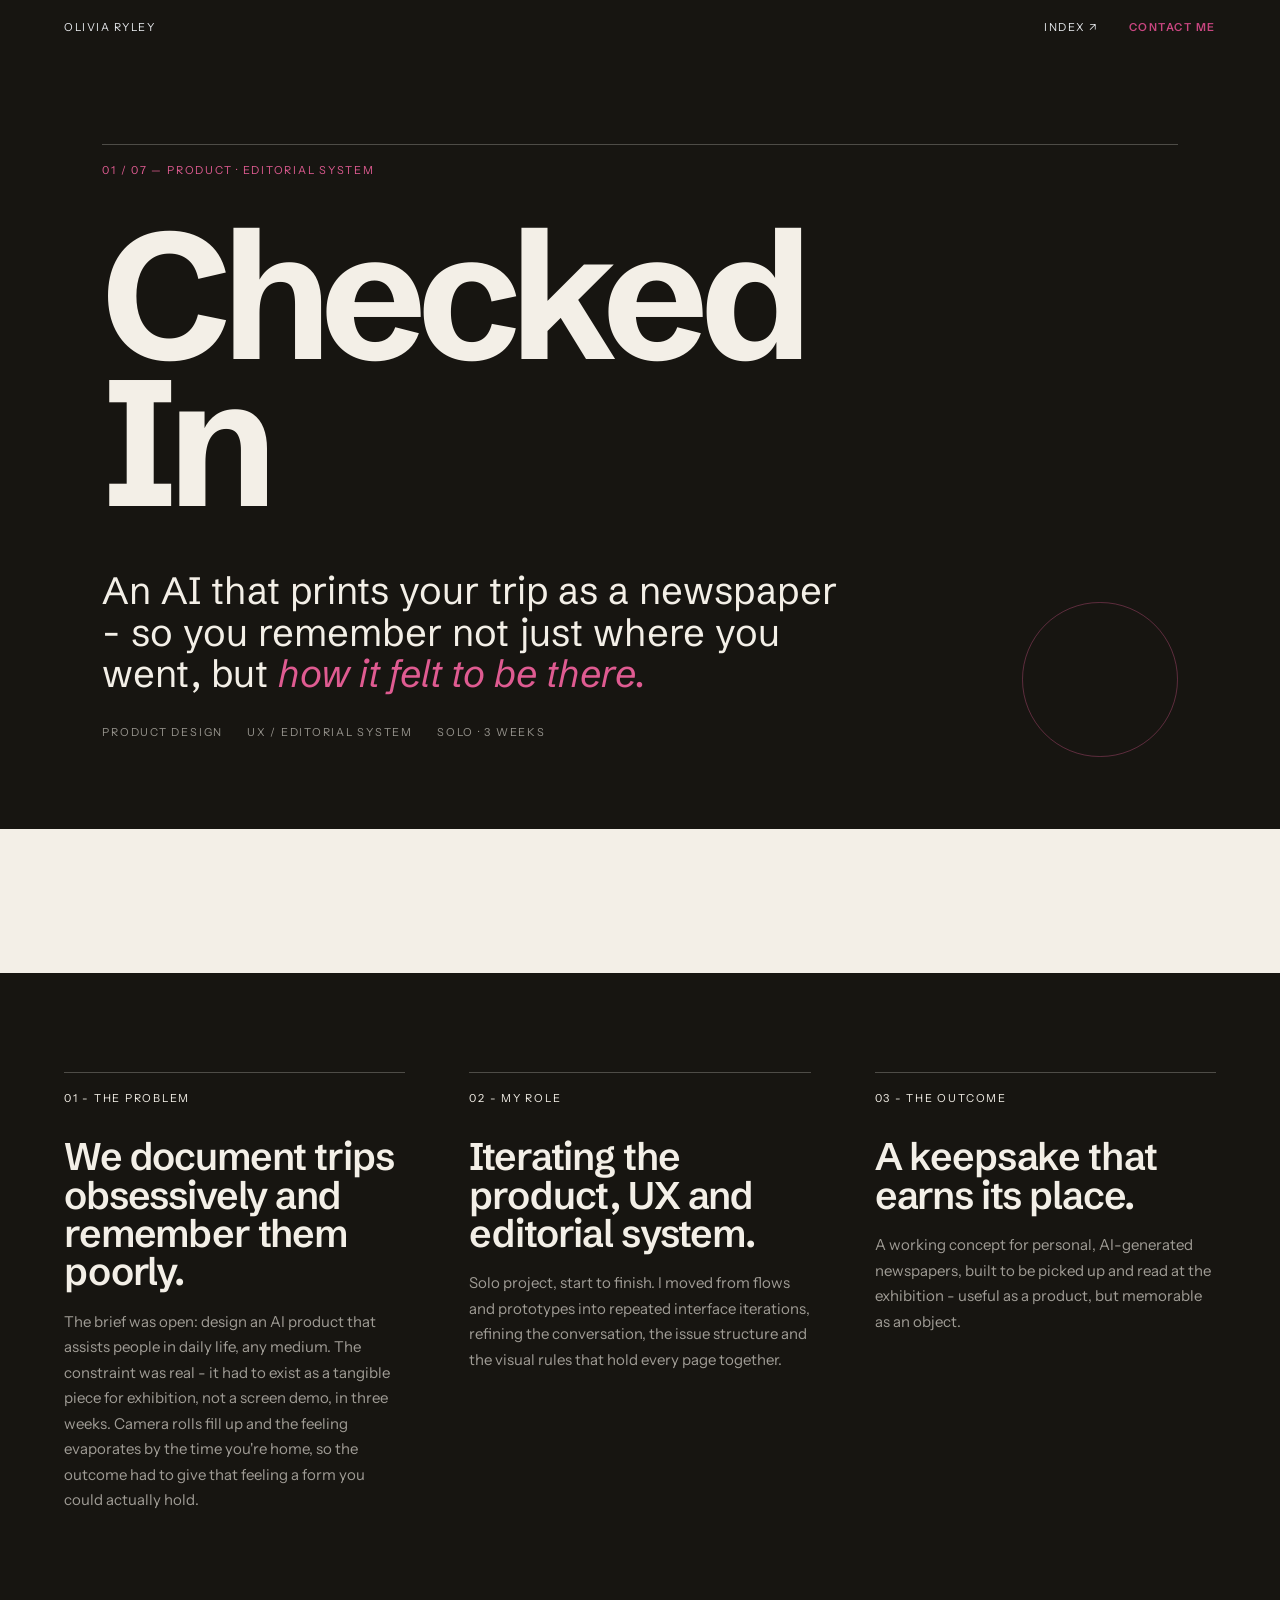
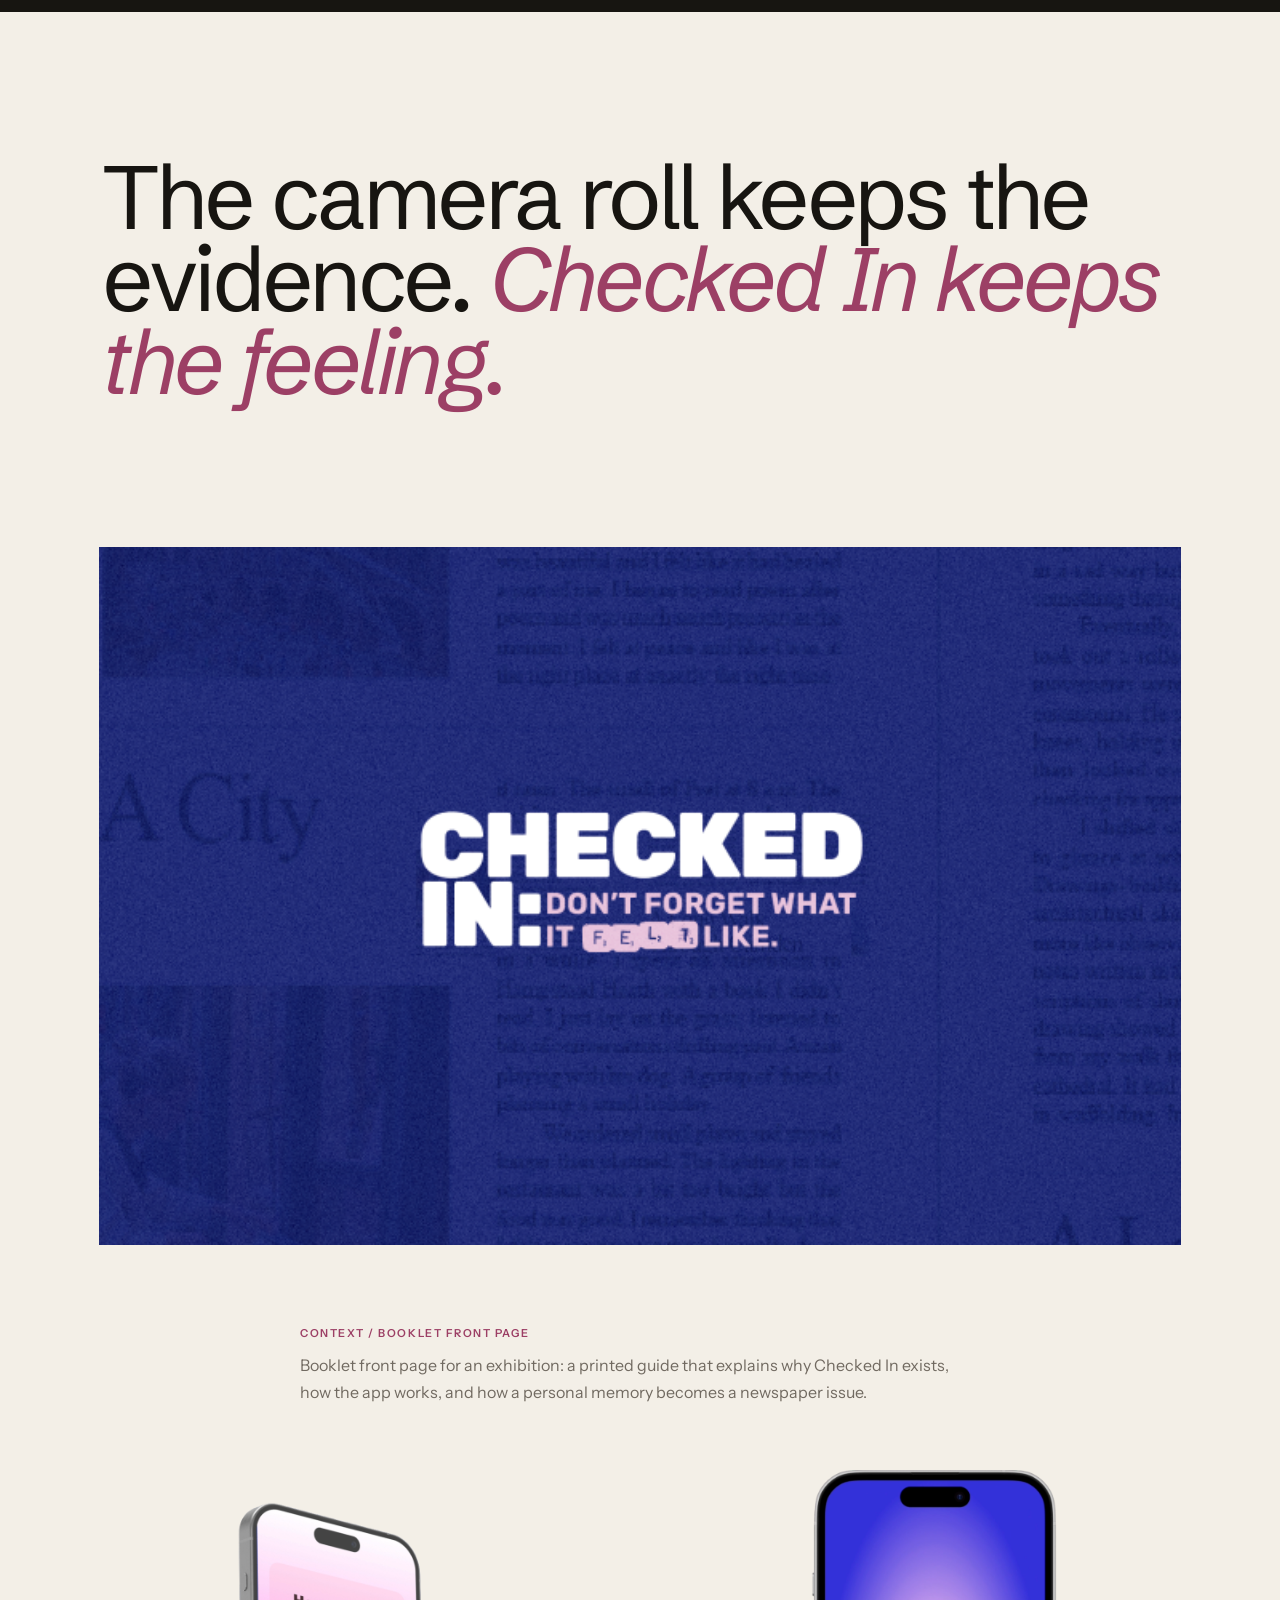
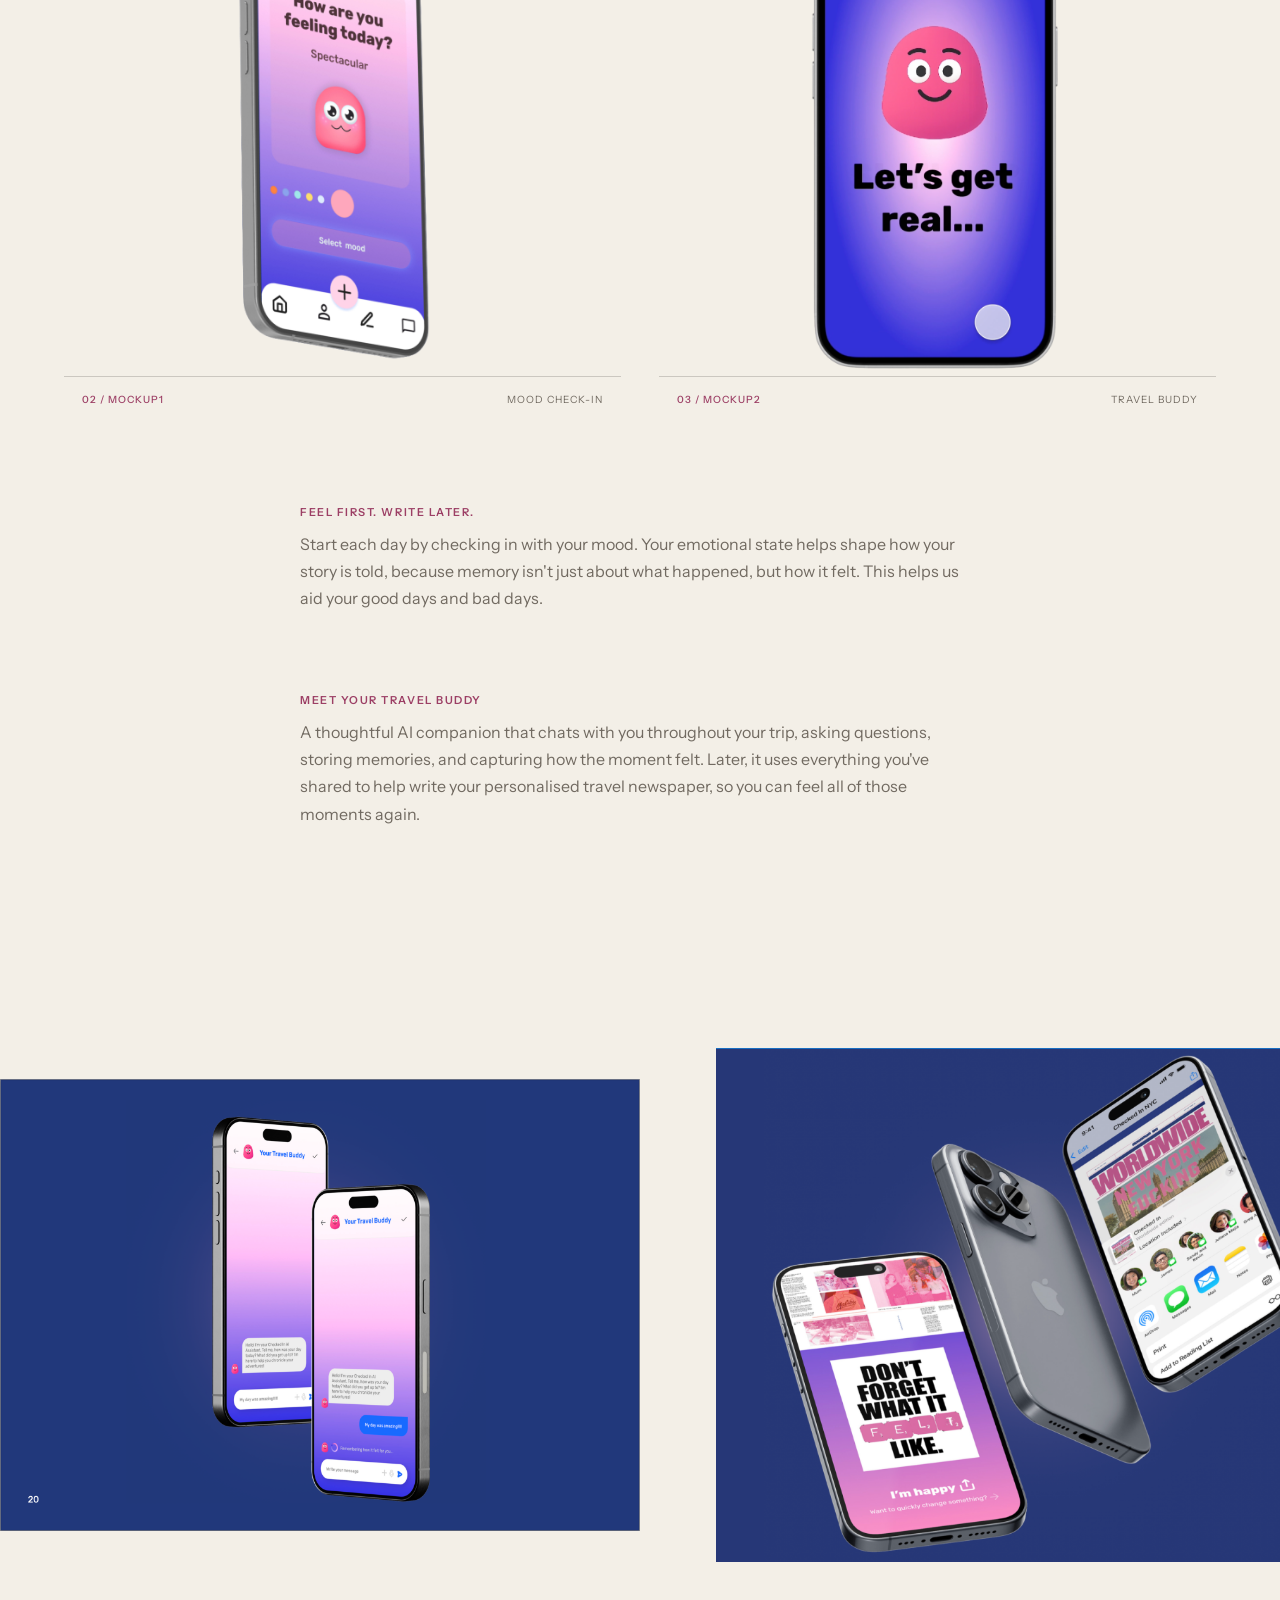
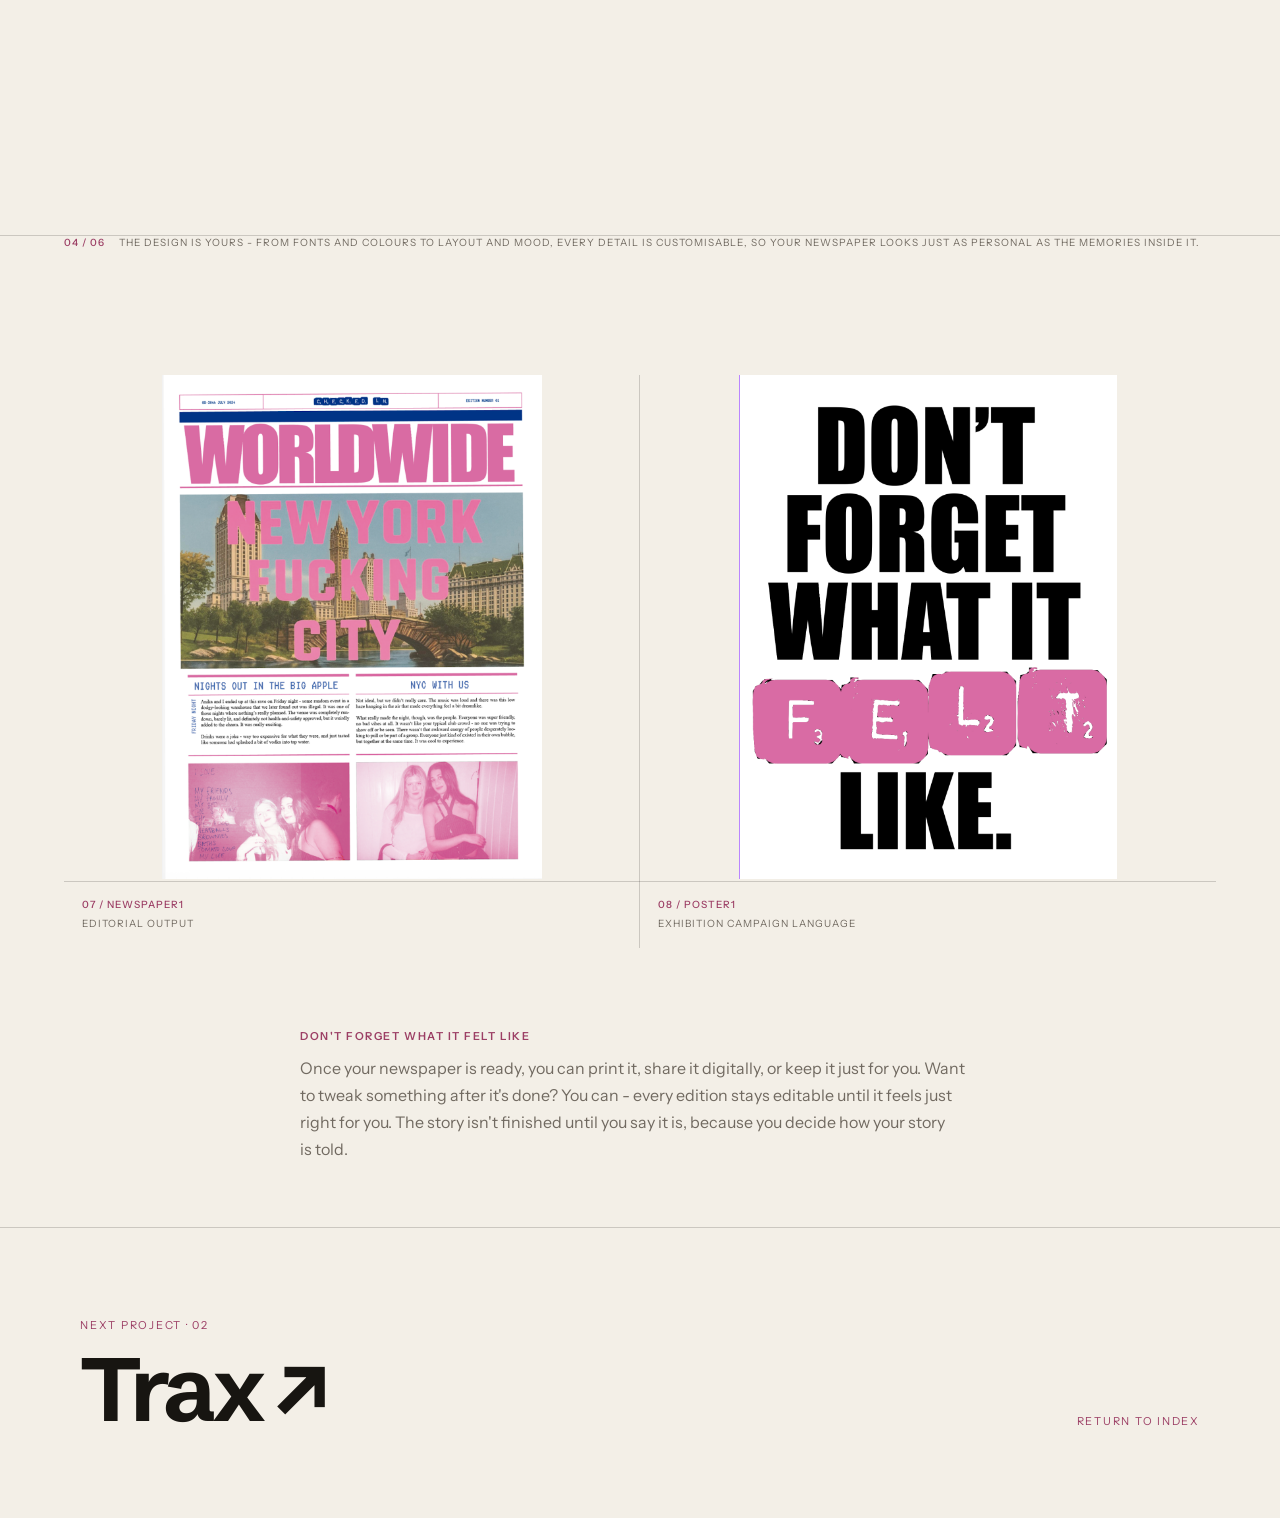
<file: projects/checked-in.html>
<!doctype html>
<html lang="en">
<head>
  <meta charset="utf-8">
  <meta name="viewport" content="width=device-width, initial-scale=1">
  <title>Checked In - Olivia Ryley</title>
  <link rel="icon" type="image/png" href="[data-uri]">
  <link rel="stylesheet" href="project.css">
</head>
<body class="checked-in"><a class="skip-link" href="#main-content">Skip to case study</a>
  <nav class="topbar">
    <a href="../index.html">Olivia Ryley</a>
    <span style="display:flex;align-items:center;gap:clamp(16px,2.4vw,32px);">
      <a href="../index.html#index">Index ↗︎</a>
      <a href="../index.html#contact" style="color:var(--red);font-weight:600;">Contact me</a>
    </span>
  </nav>

  <header class="hero">
    <div class="kicker">01 / 07 — Product · Editorial system</div>
    <h1>Checked<br>In</h1>
    <p class="intro">An AI that prints your trip as a newspaper - so you remember not just where you went, but <em>how it felt to be there.</em></p>
    <div class="meta"><span>Product design</span><span>UX / editorial system</span><span>Solo · 3 weeks</span></div>
  </header>

  <main id="main-content">
    <section class="process">
      <article>
        <div class="label">01 - The problem</div>
        <h2>We document trips obsessively and remember them poorly.</h2>
        <p>The brief was open: design an AI product that assists people in daily life, any medium. The constraint was real - it had to exist as a tangible piece for exhibition, not a screen demo, in three weeks. Camera rolls fill up and the feeling evaporates by the time you're home, so the outcome had to give that feeling a form you could actually hold.</p>
      </article>
      <article>
        <div class="label">02 - My role</div>
        <h2>Iterating the product, UX and editorial system.</h2>
        <p>Solo project, start to finish. I moved from flows and prototypes into repeated interface iterations, refining the conversation, the issue structure and the visual rules that hold every page together.</p>
      </article>
      <article>
        <div class="label">03 - The outcome</div>
        <h2>A keepsake that earns its place.</h2>
        <p>A working concept for personal, AI-generated newspapers, built to be picked up and read at the exhibition - useful as a product, but memorable as an object.</p>
      </article>
    </section>

    <div class="statement">The camera roll keeps the evidence. <span>Checked In keeps the feeling.</span></div>

    <section class="gallery two lead-gallery">
      <figure class="wide">
        <img src="../Media/Checked%20In/Titlepage.png" alt="Checked In exhibition booklet front page">
        <figcaption><strong>01 / titlepage1</strong><span>Booklet front page</span></figcaption>
      </figure>
    </section>

    <div class="project-note"><h3>Context / booklet front page</h3><p>Booklet front page for an exhibition: a printed guide that explains why Checked In exists, how the app works, and how a personal memory becomes a newspaper issue.</p></div>

    <section class="gallery two">
      <figure><img src="../Media/Checked%20In/Mockup1.png" alt="Checked In app mockup one"><figcaption><strong>02 / mockup1</strong><span>Mood check-in</span></figcaption></figure>
      <figure><img src="../Media/Checked%20In/Mockup2.png" alt="Checked In app mockup two"><figcaption><strong>03 / mockup2</strong><span>Travel Buddy</span></figcaption></figure>
    </section>

    <div class="project-note"><h3>Feel first. Write later.</h3><p>Start each day by checking in with your mood. Your emotional state helps shape how your story is told, because memory isn't just about what happened, but how it felt. This helps us aid your good days and bad days.</p></div>

    <div class="project-note"><h3>Meet your Travel Buddy</h3><p>A thoughtful AI companion that chats with you throughout your trip, asking questions, storing memories, and capturing how the moment felt. Later, it uses everything you've shared to help write your personalised travel newspaper, so you can feel all of those moments again.</p></div>

    <div class="sqrd-apple-stage">
      <div class="sqrd-apple-rail">
        <figure><img src="../Media/Checked%20In/Mockup3.png" alt="Checked In app mockup three"></figure>
        <figure><img src="../Media/Checked%20In/Mockup5.png" alt="Checked In app mockup five"></figure>
        <figure><img src="../Media/Checked%20In/Mockup4.png" alt="Checked In app mockup four"></figure>
      </div>
    </div>
    <div class="sqrd-zoom-captions" style="max-width:1340px;margin:24px auto 48px;padding:0 clamp(20px,5vw,80px)"><strong>04 / 06</strong><span>The design is yours - from fonts and colours to layout and mood, every detail is customisable, so your newspaper looks just as personal as the memories inside it.</span></div>

    <section class="gallery two spread" style="margin-top:clamp(90px,14vh,180px)">
      <figure><img src="../Media/Checked%20In/newspaper%20final%201.png" alt="Checked In finished newspaper issue"><figcaption><strong>07 / newspaper1</strong><span>Editorial output</span></figcaption></figure>
      <figure><img src="../Media/Checked%20In/Postergraphic.png" alt="Checked In exhibition poster graphic"><figcaption><strong>08 / poster1</strong><span>Exhibition campaign language</span></figcaption></figure>
    </section>

    <div class="project-note"><h3>Don't forget what it felt like</h3><p>Once your newspaper is ready, you can print it, share it digitally, or keep it just for you. Want to tweak something after it's done? You can - every edition stays editable until it feels just right for you. The story isn't finished until you say it is, because you decide how your story is told.</p></div>

    <div class="next">
      <a href="trax.html"><div class="label">Next project · 02</div><h2>Trax ↗︎</h2></a>
      <a href="../index.html#index"><div class="label">Return to index</div></a>
    </div>
  </main>
  <script>
    (function(){
      var stage = document.querySelector('.sqrd-apple-stage');
      var rail = document.querySelector('.sqrd-apple-rail');
      if (!stage || !rail) return;
      var reduceMotion = window.matchMedia && window.matchMedia('(prefers-reduced-motion: reduce)').matches;
      if (reduceMotion) { return; }
      stage.classList.add('pin-active');
      var rafPending = false;
      function drive(){
        rafPending = false;
        var rect = stage.getBoundingClientRect();
        var total = stage.offsetHeight - window.innerHeight;
        if (total <= 0) return;
        var trigger = window.innerHeight * 0.12;
        var progress = Math.max(0, Math.min(1, (trigger - rect.top) / total));
        var maxScroll = rail.scrollWidth - rail.clientWidth;
        rail.scrollLeft = progress * maxScroll;
      }
      window.addEventListener('scroll', function(){
        if (!rafPending) { rafPending = true; requestAnimationFrame(drive); }
      }, { passive: true });
      window.addEventListener('resize', drive);
      setTimeout(drive, 300);
    })();
  </script>
<script>(function(){var sections=document.querySelectorAll('.process, .statement, .project-note, section.gallery, .role-detail');var reduceMotion=window.matchMedia&&window.matchMedia('(prefers-reduced-motion: reduce)').matches;if(reduceMotion||!('IntersectionObserver' in window))return;sections.forEach(function(el){el.classList.add('reveal-ready');});var observer=new IntersectionObserver(function(entries){entries.forEach(function(entry){if(entry.isIntersecting){entry.target.classList.add('is-visible');observer.unobserve(entry.target);}});},{threshold:0.15});sections.forEach(function(el){observer.observe(el);});})();</script>
</body>
</html>
</file>
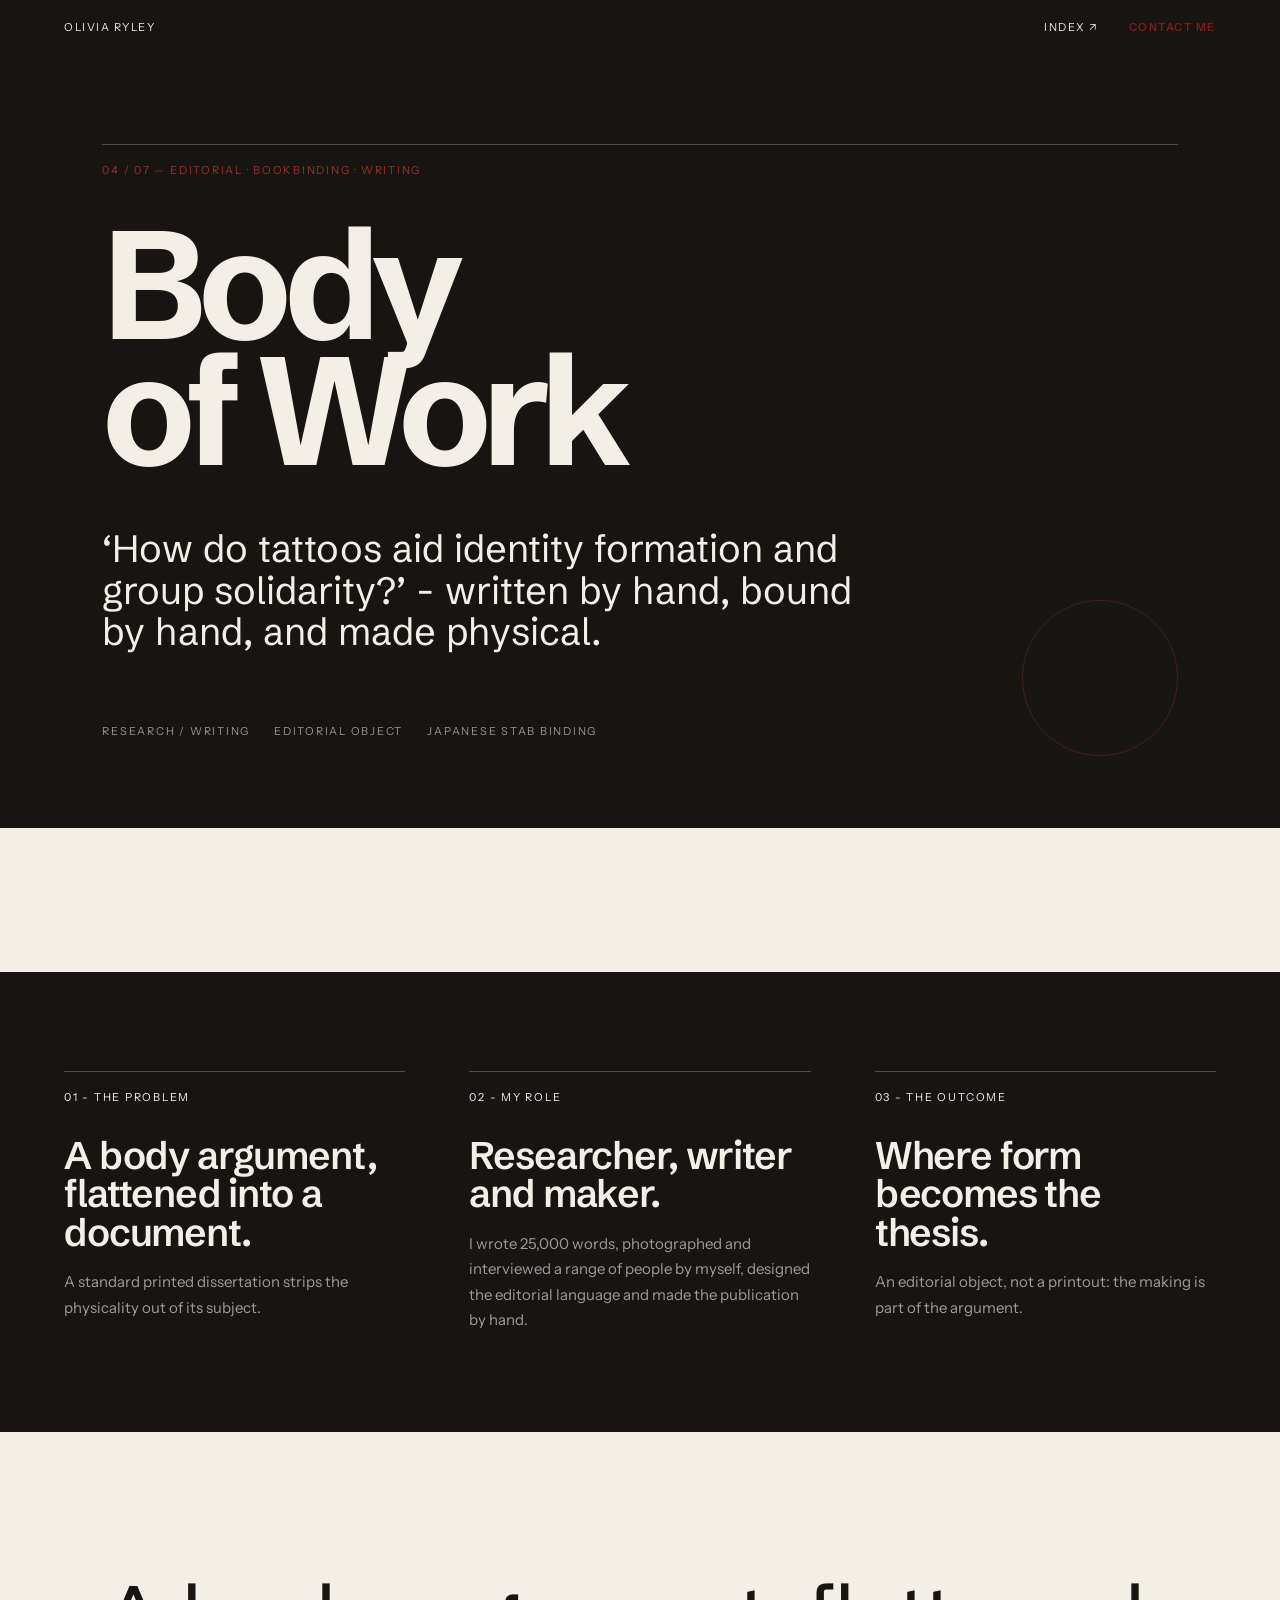
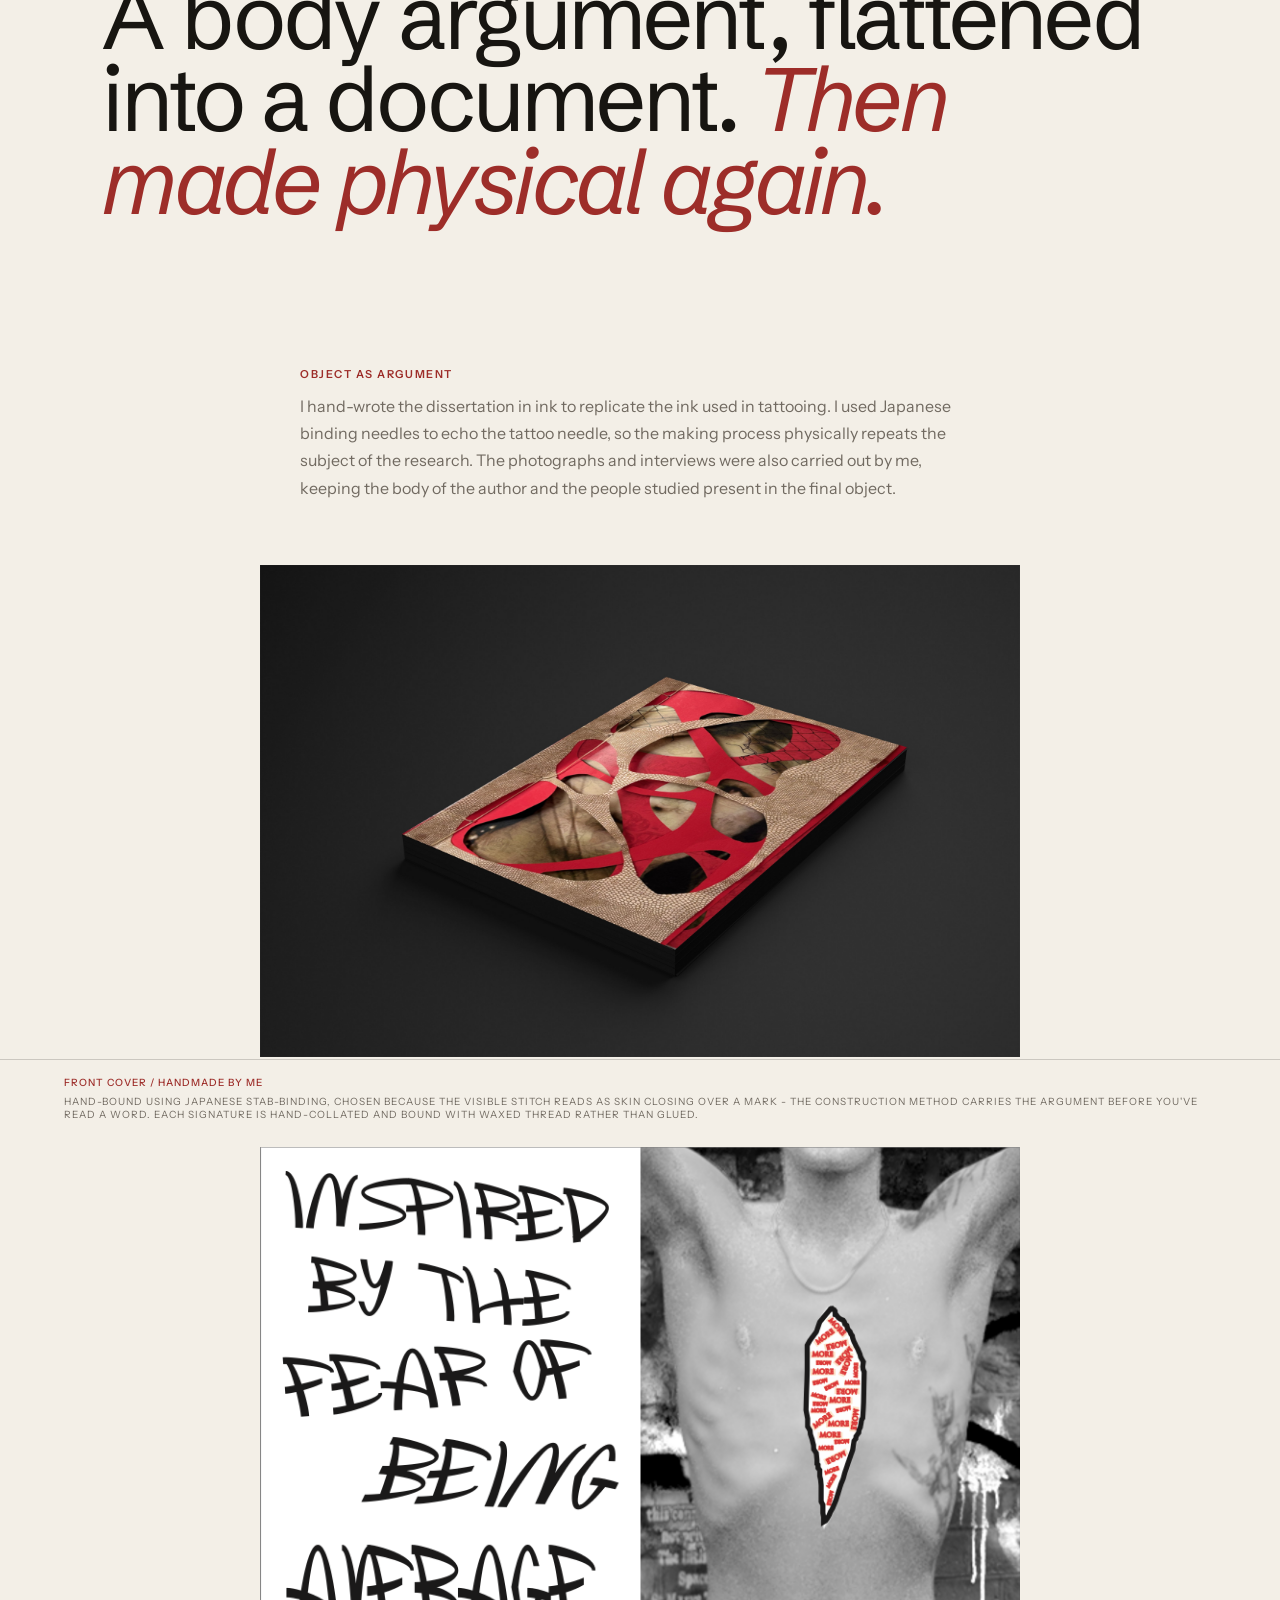
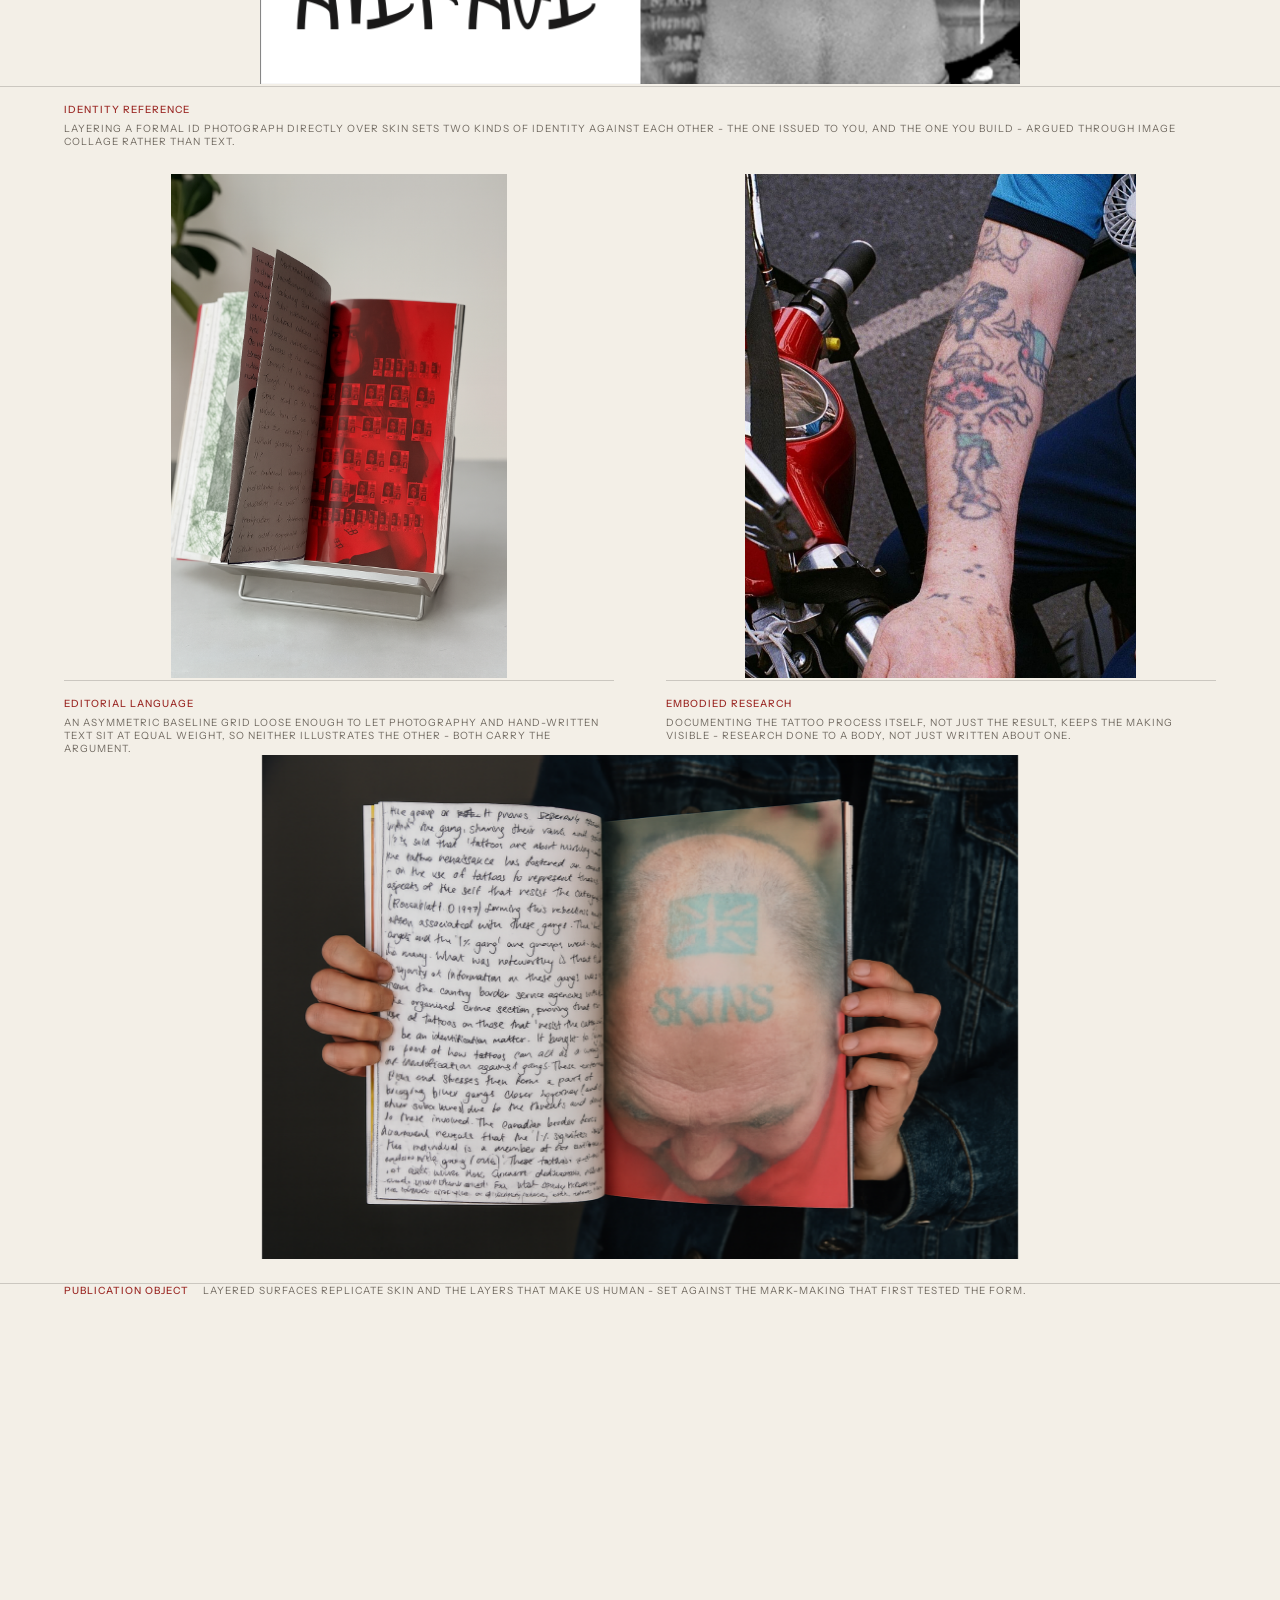
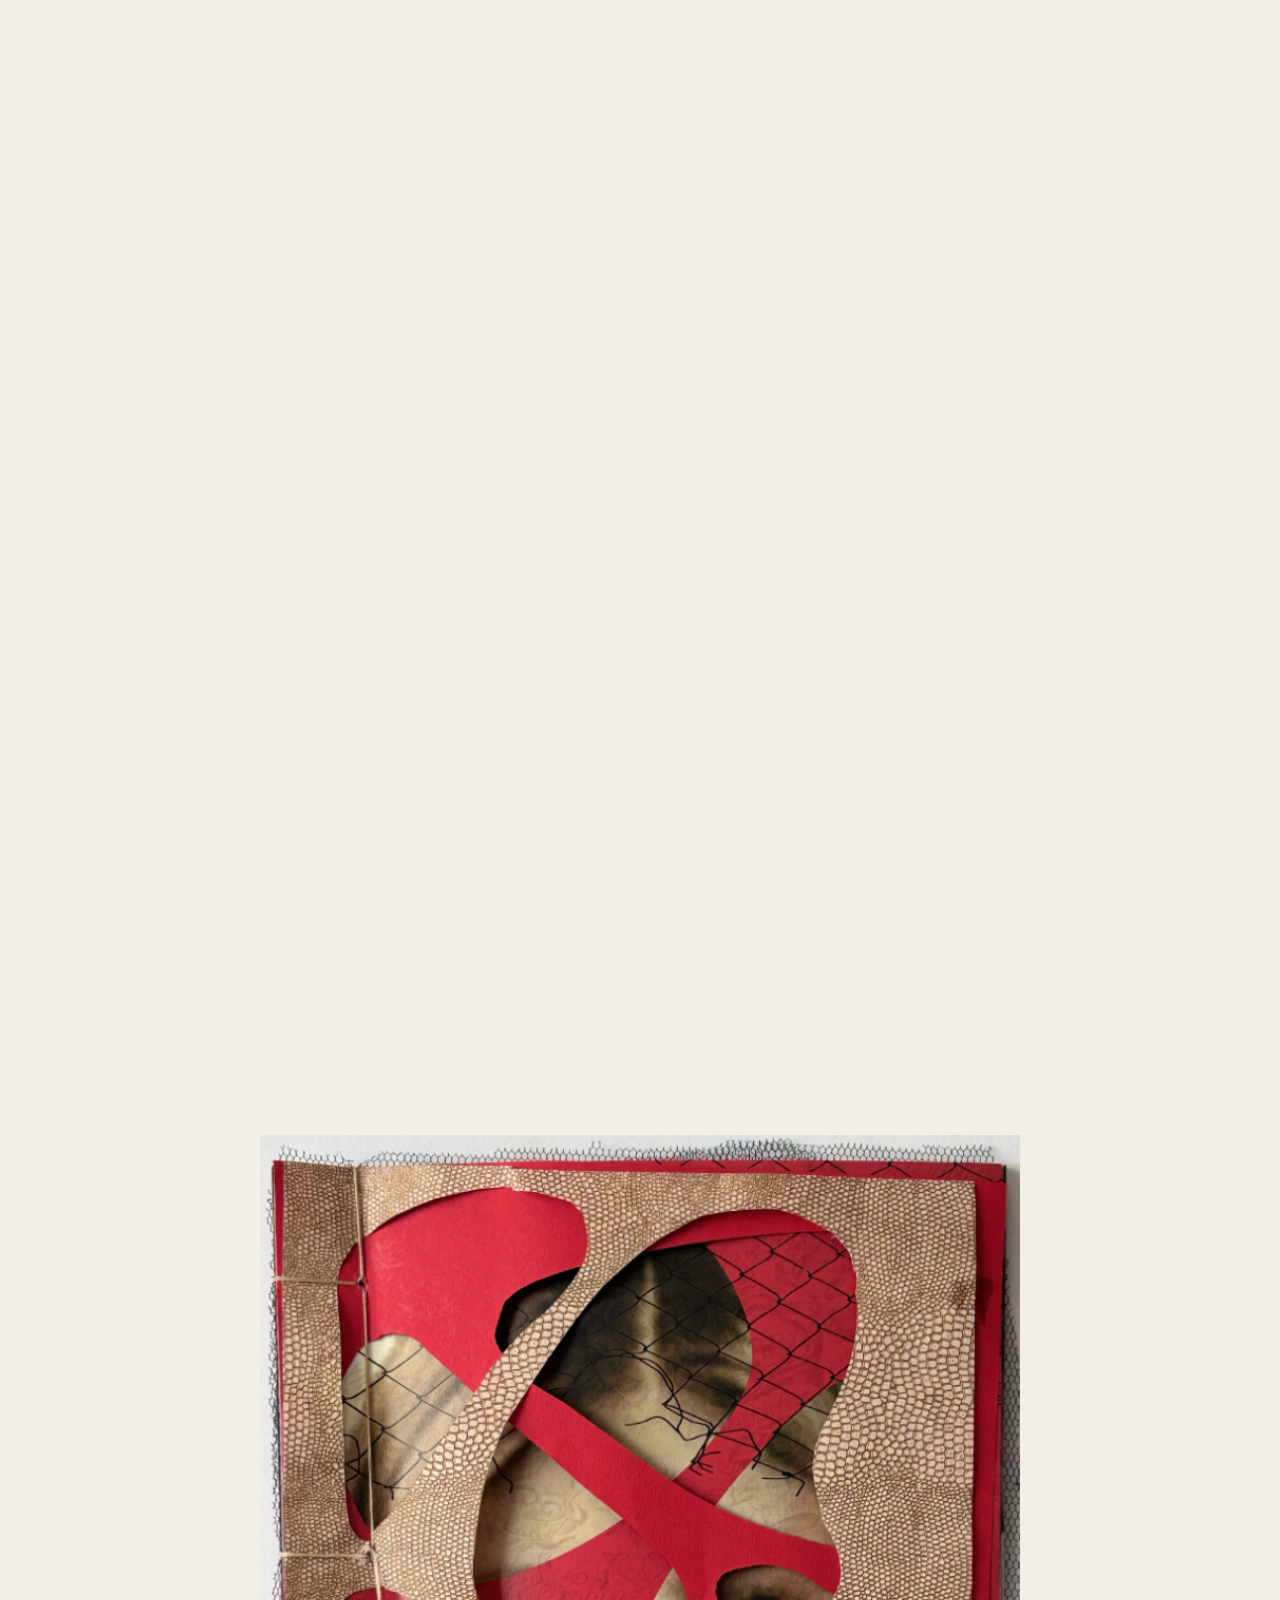
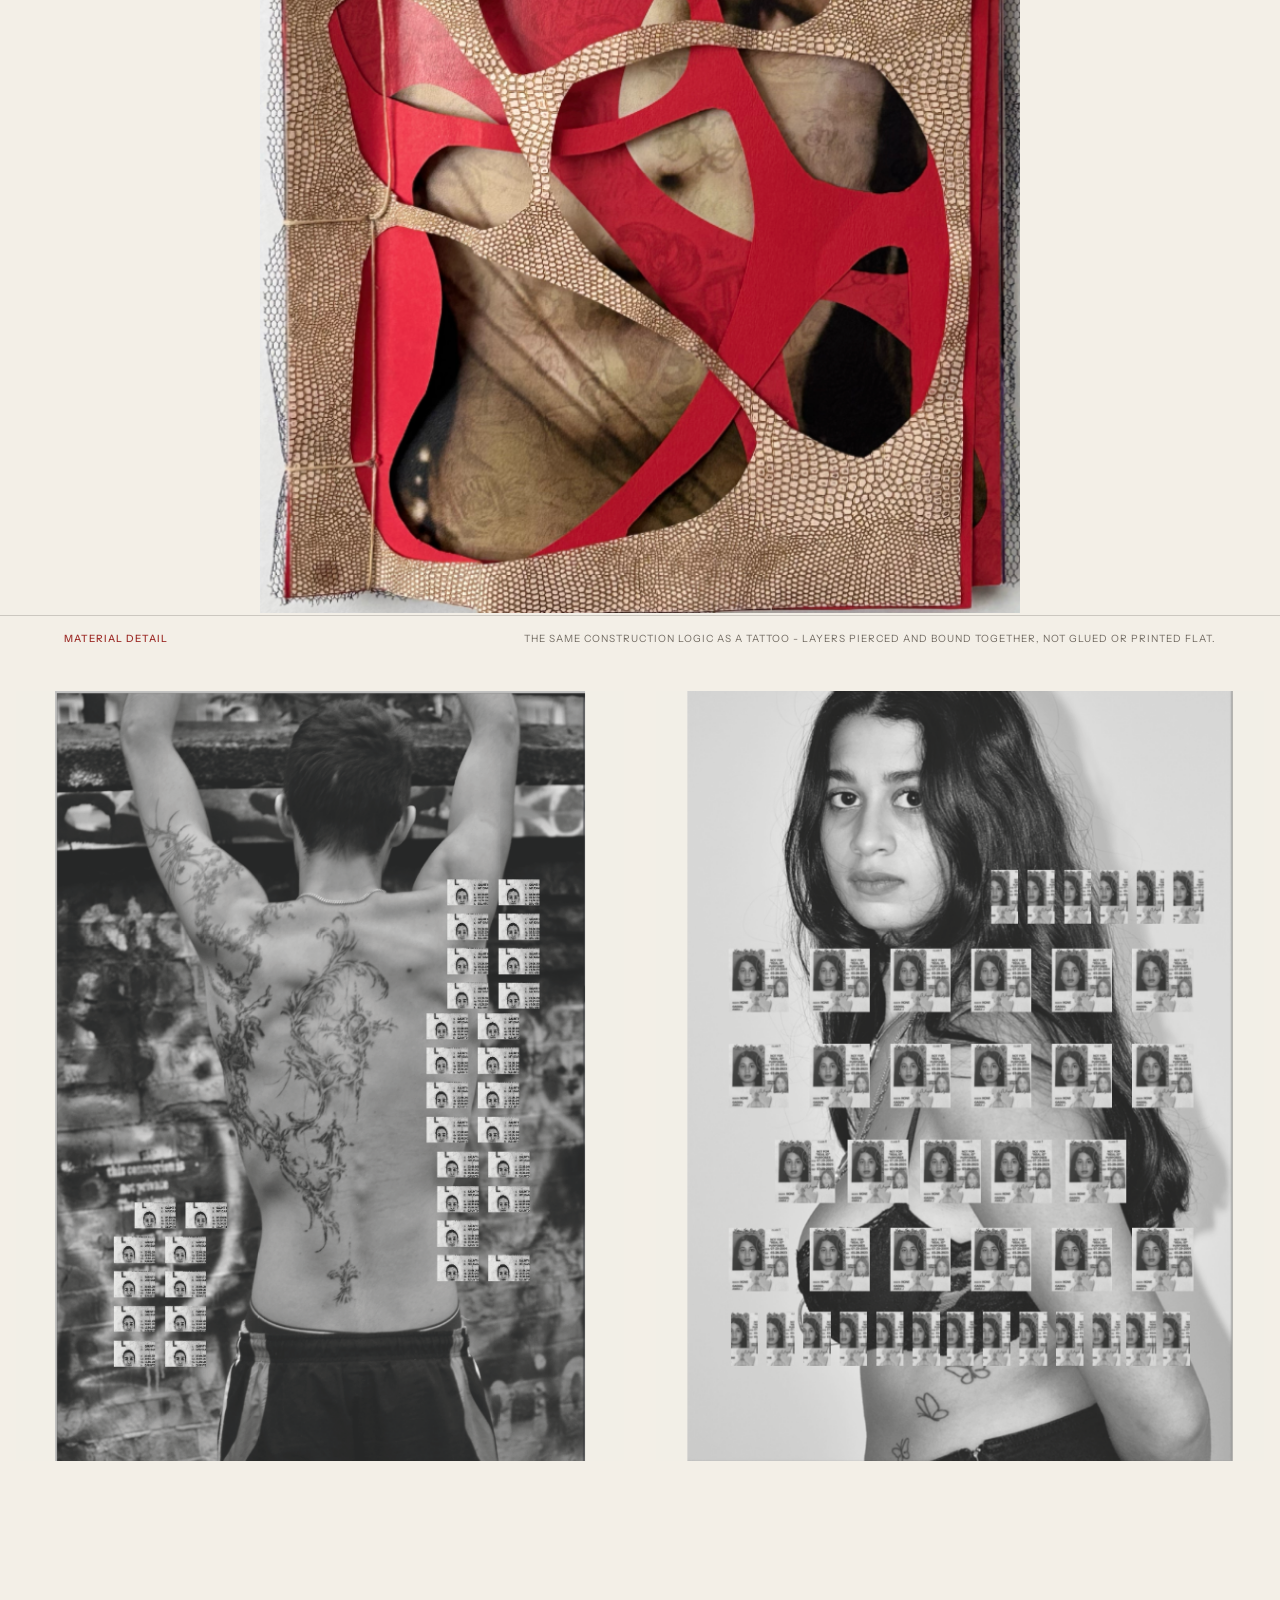
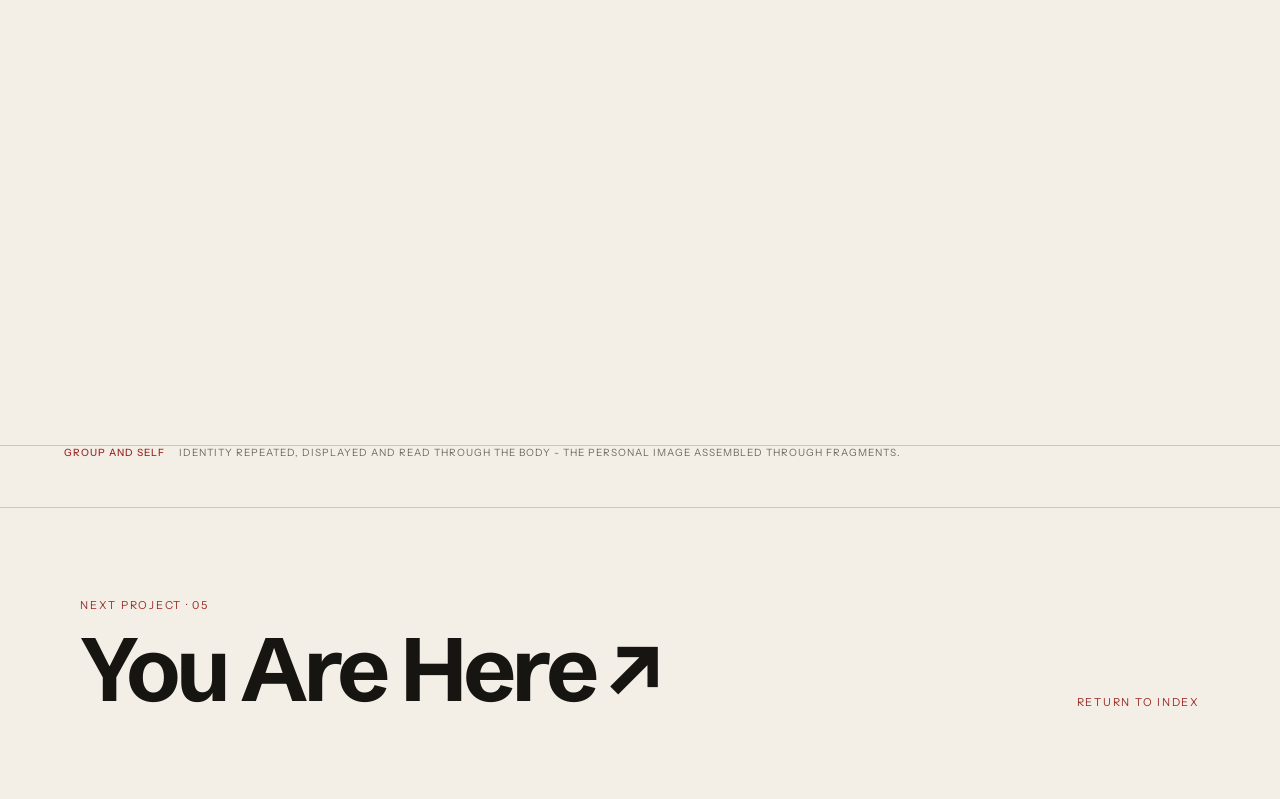
<file: projects/dissertation.html>
<!doctype html>
<html lang="en">
<head>
  <meta charset="utf-8">
  <meta name="viewport" content="width=device-width, initial-scale=1">
  <title>Body of Work - Olivia Ryley</title>
  <link rel="icon" type="image/png" href="[data-uri]">
  <link rel="stylesheet" href="project.css">
</head>
<body class="dissertation"><a class="skip-link" href="#main-content">Skip to case study</a>
  <nav class="topbar">
    <a href="../index.html">Olivia Ryley</a>
    <span style="display:flex;align-items:center;gap:clamp(16px,2.4vw,32px);">
      <a href="../index.html#index">Index ↗︎</a>
      <a href="../index.html#contact" style="color:var(--red);font-weight:600;">Contact me</a>
    </span>
  </nav>

  <header class="hero">
    <div class="kicker">04 / 07 — Editorial · Bookbinding · Writing</div>
    <h1>Body<br>of Work</h1>
    <p class="intro">‘How do tattoos aid identity formation and group solidarity?’ - written by hand, bound by hand, and made physical.</p>
    <div class="meta"><span>Research / writing</span><span>Editorial object</span><span>Japanese stab binding</span></div>
  </header>

  <main id="main-content">
    <section class="process">
      <article>
        <div class="label">01 - The problem</div>
        <h2>A body argument, flattened into a document.</h2>
        <p>A standard printed dissertation strips the physicality out of its subject.</p>
      </article>
      <article>
        <div class="label">02 - My role</div>
        <h2>Researcher, writer and maker.</h2>
        <p>I wrote 25,000 words, photographed and interviewed a range of people by myself, designed the editorial language and made the publication by hand.</p>
      </article>
      <article>
        <div class="label">03 - The outcome</div>
        <h2>Where form becomes the thesis.</h2>
        <p>An editorial object, not a printout: the making is part of the argument.</p>
      </article>
    </section>

    <div class="statement">A body argument, flattened into a document. <span>Then made physical again.</span></div>

    <div class="project-note" style="margin-top:0"><h3>Object as argument</h3><p>I hand-wrote the dissertation in ink to replicate the ink used in tattooing. I used Japanese binding needles to echo the tattoo needle, so the making process physically repeats the subject of the research. The photographs and interviews were also carried out by me, keeping the body of the author and the people studied present in the final object.</p></div>

    <section class="dissertation-gallery">
      <figure>
        <img src="../Media/Dissertation/diss%20mockup.jpg" alt="Dissertation book object mockup">
        <figcaption><strong>Front cover / handmade by me</strong><span>Hand-bound using Japanese stab-binding, chosen because the visible stitch reads as skin closing over a mark - the construction method carries the argument before you've read a word. Each signature is hand-collated and bound with waxed thread rather than glued.</span></figcaption>
      </figure>
      <figure>
        <img src="../Media/Dissertation/Screenshot%202025-09-01%20at%204.56.22%E2%80%AFPM.png" alt="Identity study using an ID photograph over a tattooed back">
        <figcaption><strong>Identity reference</strong><span>Layering a formal ID photograph directly over skin sets two kinds of identity against each other - the one issued to you, and the one you build - argued through image collage rather than text.</span></figcaption>
      </figure>
    </section>

    <section class="dissertation-gallery pair">
      <figure>
        <img src="../Media/Dissertation/mockuppp.png" alt="Dissertation editorial mockup">
        <figcaption><strong>Editorial language</strong><span>An asymmetric baseline grid loose enough to let photography and hand-written text sit at equal weight, so neither illustrates the other - both carry the argument.</span></figcaption>
      </figure>
      <figure>
        <img src="../Media/Dissertation/4BD4440E-C34B-4AB3-8078-B08FEC4D00A7.JPG" alt="Tattoo process image on an arm">
        <figcaption><strong>Embodied research</strong><span>Documenting the tattoo process itself, not just the result, keeps the making visible - research done to a body, not just written about one.</span></figcaption>
      </figure>
    </section>

    <div class="sqrd-zoom-stage">
      <div class="sqrd-zoom-window">
        <img class="sqrd-zoom-img sqrd-zoom-img-a" src="../Media/Dissertation/mockup%20diss.png" alt="Handmade Dissertation front cover with layered red and skin-like cut-outs">
        <img class="sqrd-zoom-img sqrd-zoom-img-b" src="../Media/Dissertation/Screenshot%202025-02-05%20at%202.35.35%E2%80%AFPM.png" alt="Drawing of a portrait tattooed on a chest">
      </div>
      <div class="sqrd-zoom-captions" style="max-width:1340px;margin:24px auto 48px;padding:0 clamp(20px,5vw,80px)"><strong>Publication object</strong><span>Layered surfaces replicate skin and the layers that make us human - set against the mark-making that first tested the form.</span></div>
    </div>

    <section class="dissertation-gallery">
      <figure>
        <img src="../Media/Dissertation/Screenshot%202025-07-04%20at%2011.54.18%E2%80%AFAM.png" alt="Handmade Dissertation cover detail">
        <figcaption><strong>Material detail</strong><span>The same construction logic as a tattoo - layers pierced and bound together, not glued or printed flat.</span></figcaption>
      </figure>
    </section>

    <div class="sqrd-apple-stage">
      <div class="sqrd-apple-rail">
        <figure><img src="../Media/Dissertation/isaac%202.png" alt="Tattooed back with repeated ID photographs"></figure>
        <figure><img src="../Media/Dissertation/anika%201.png" alt="Portrait with repeated identity photographs and tattoos"></figure>
      </div>
    </div>
    <div class="sqrd-zoom-captions" style="max-width:1340px;margin:24px auto 48px;padding:0 clamp(20px,5vw,80px)"><strong>Group and self</strong><span>Identity repeated, displayed and read through the body - the personal image assembled through fragments.</span></div>

    <div class="next">
      <a href="you-are-here.html"><div class="label">Next project · 05</div><h2>You Are Here ↗︎</h2></a>
      <a href="../index.html#index"><div class="label">Return to index</div></a>
    </div>
  </main>
  <script>
    (function(){
      var stage = document.querySelector('.sqrd-zoom-stage');
      if (!stage) return;
      var imgA = stage.querySelector('.sqrd-zoom-img-a');
      var imgB = stage.querySelector('.sqrd-zoom-img-b');
      var reduceMotion = window.matchMedia && window.matchMedia('(prefers-reduced-motion: reduce)').matches;
      if (reduceMotion) { imgA.style.opacity = '1'; imgB.style.opacity = '0'; return; }
      stage.classList.add('pin-active');
      var rafPending = false;
      function drive(){
        rafPending = false;
        var rect = stage.getBoundingClientRect();
        var total = stage.offsetHeight - window.innerHeight;
        if (total <= 0) return;
        var trigger = window.innerHeight * 0.12;
        var progress = Math.max(0, Math.min(1, (trigger - rect.top) / total));
        var aScale, bScale, aOpacity, bOpacity;
        if (progress < 0.45) {
          aScale = 1 + (progress / 0.45) * 0.35; aOpacity = 1;
          bScale = 1; bOpacity = 0;
        } else if (progress < 0.55) {
          var t = (progress - 0.45) / 0.1;
          aScale = 1.35; aOpacity = 1 - t;
          bScale = 1; bOpacity = t;
        } else {
          aScale = 1.35; aOpacity = 0;
          var t2 = (progress - 0.55) / 0.45;
          bScale = 1 + t2 * 0.35; bOpacity = 1;
        }
        imgA.style.transform = 'scale(' + aScale.toFixed(3) + ')';
        imgA.style.opacity = aOpacity.toFixed(3);
        imgB.style.transform = 'scale(' + bScale.toFixed(3) + ')';
        imgB.style.opacity = bOpacity.toFixed(3);
      }
      window.addEventListener('scroll', function(){
        if (!rafPending) { rafPending = true; requestAnimationFrame(drive); }
      }, { passive: true });
      window.addEventListener('resize', drive);
      setTimeout(drive, 300);
    })();
    (function(){
      var stage = document.querySelector('.sqrd-apple-stage');
      var rail = document.querySelector('.sqrd-apple-rail');
      if (!stage || !rail) return;
      var figures = Array.from(rail.querySelectorAll('figure'));
      var reduceMotion = window.matchMedia && window.matchMedia('(prefers-reduced-motion: reduce)').matches;
      function updateScale(){
        if (!figures.length) return;
        var railRect = rail.getBoundingClientRect();
        var centerX = railRect.left + railRect.width / 2;
        var half = railRect.width / 2 || 1;
        figures.forEach(function(fig){
          var fr = fig.getBoundingClientRect();
          var figCenter = fr.left + fr.width / 2;
          var norm = Math.min(1, Math.abs(figCenter - centerX) / half);
          fig.style.transform = 'scale(' + (1 - norm * 0.1).toFixed(3) + ')';
          fig.style.opacity = (1 - norm * 0.3).toFixed(3);
        });
      }
      if (reduceMotion) { updateScale(); return; }
      stage.classList.add('pin-active');
      var rafPending = false;
      function drive(){
        rafPending = false;
        var rect = stage.getBoundingClientRect();
        var total = stage.offsetHeight - window.innerHeight;
        if (total <= 0) return;
        var trigger = window.innerHeight * 0.12;
        var progress = Math.max(0, Math.min(1, (trigger - rect.top) / total));
        var maxScroll = rail.scrollWidth - rail.clientWidth;
        rail.scrollLeft = progress * maxScroll;
        updateScale();
      }
      window.addEventListener('scroll', function(){
        if (!rafPending) { rafPending = true; requestAnimationFrame(drive); }
      }, { passive: true });
      window.addEventListener('resize', drive);
      setTimeout(drive, 300);
    })();
  </script>
<script>(function(){var sections=document.querySelectorAll('.process, .statement, .project-note, section.gallery, .role-detail');var reduceMotion=window.matchMedia&&window.matchMedia('(prefers-reduced-motion: reduce)').matches;if(reduceMotion||!('IntersectionObserver' in window))return;sections.forEach(function(el){el.classList.add('reveal-ready');});var observer=new IntersectionObserver(function(entries){entries.forEach(function(entry){if(entry.isIntersecting){entry.target.classList.add('is-visible');observer.unobserve(entry.target);}});},{threshold:0.15});sections.forEach(function(el){observer.observe(el);});})();</script>
</body>
</html>
</file>
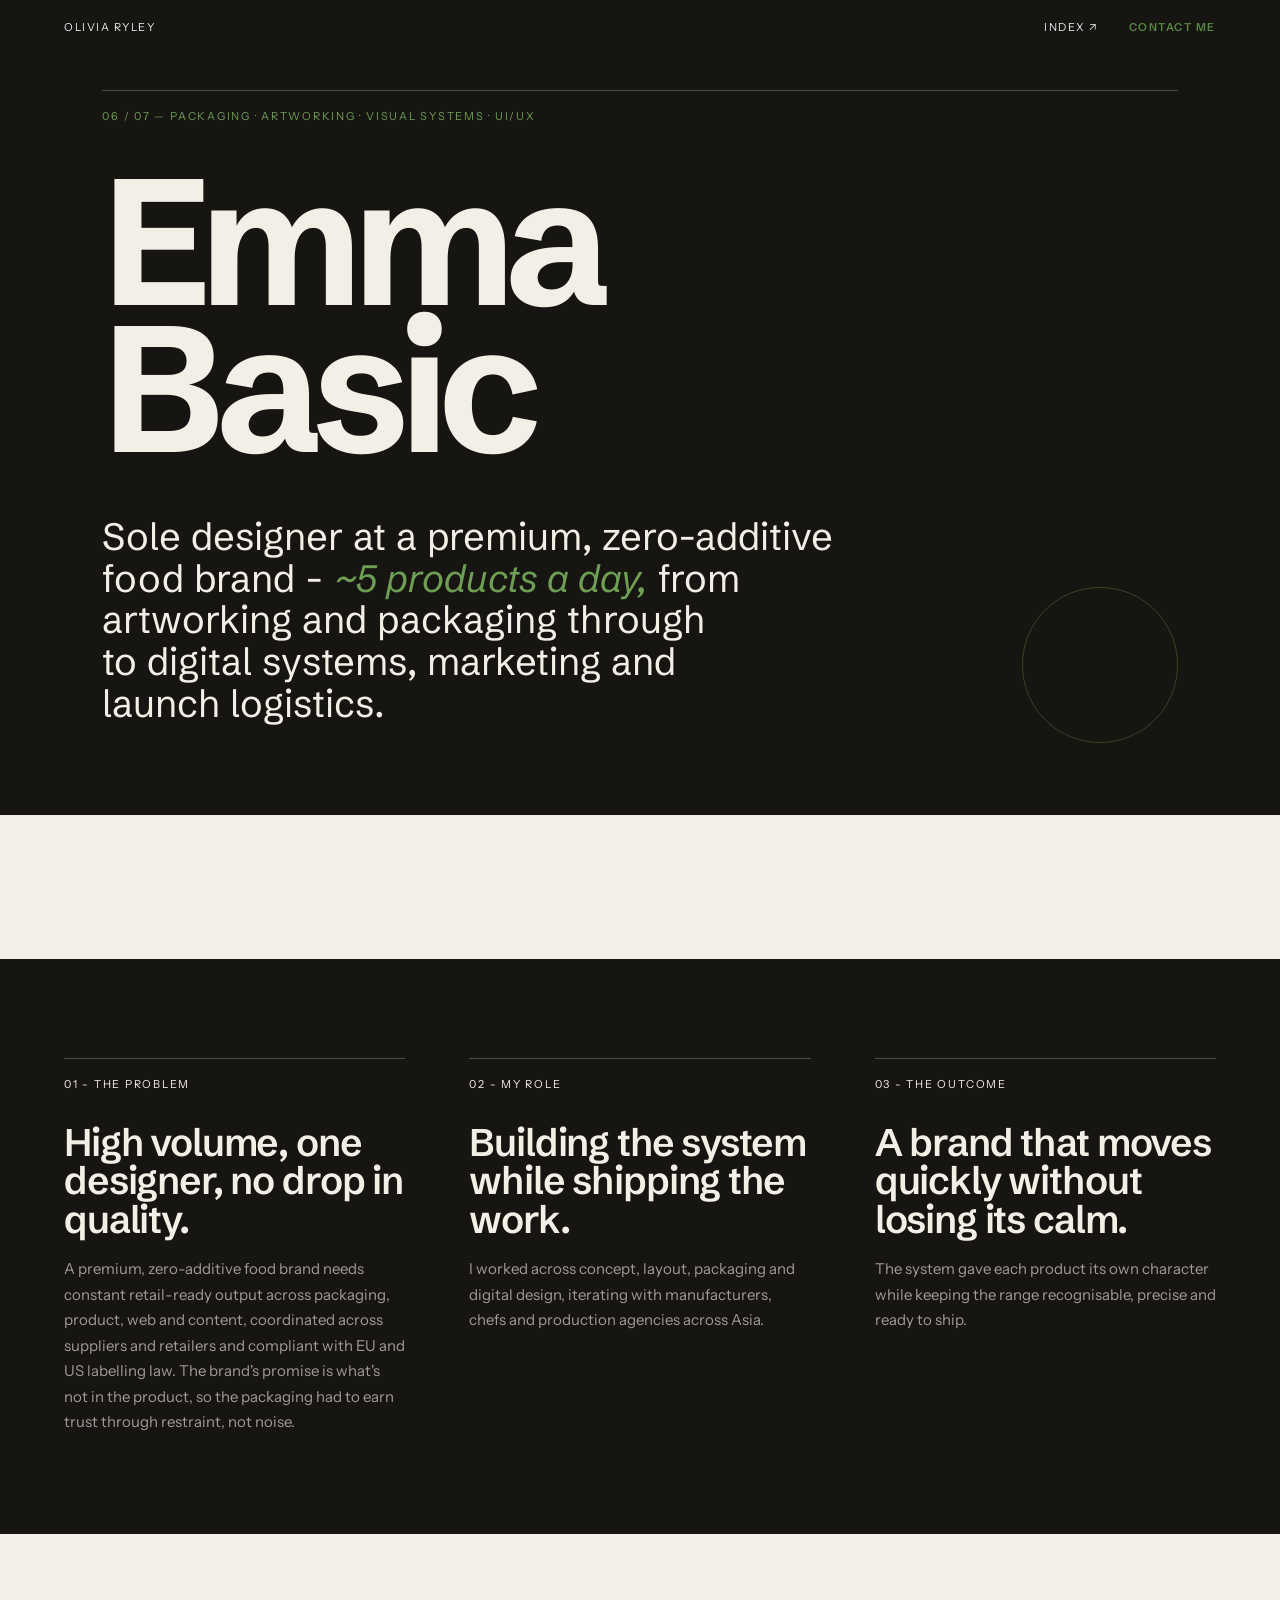
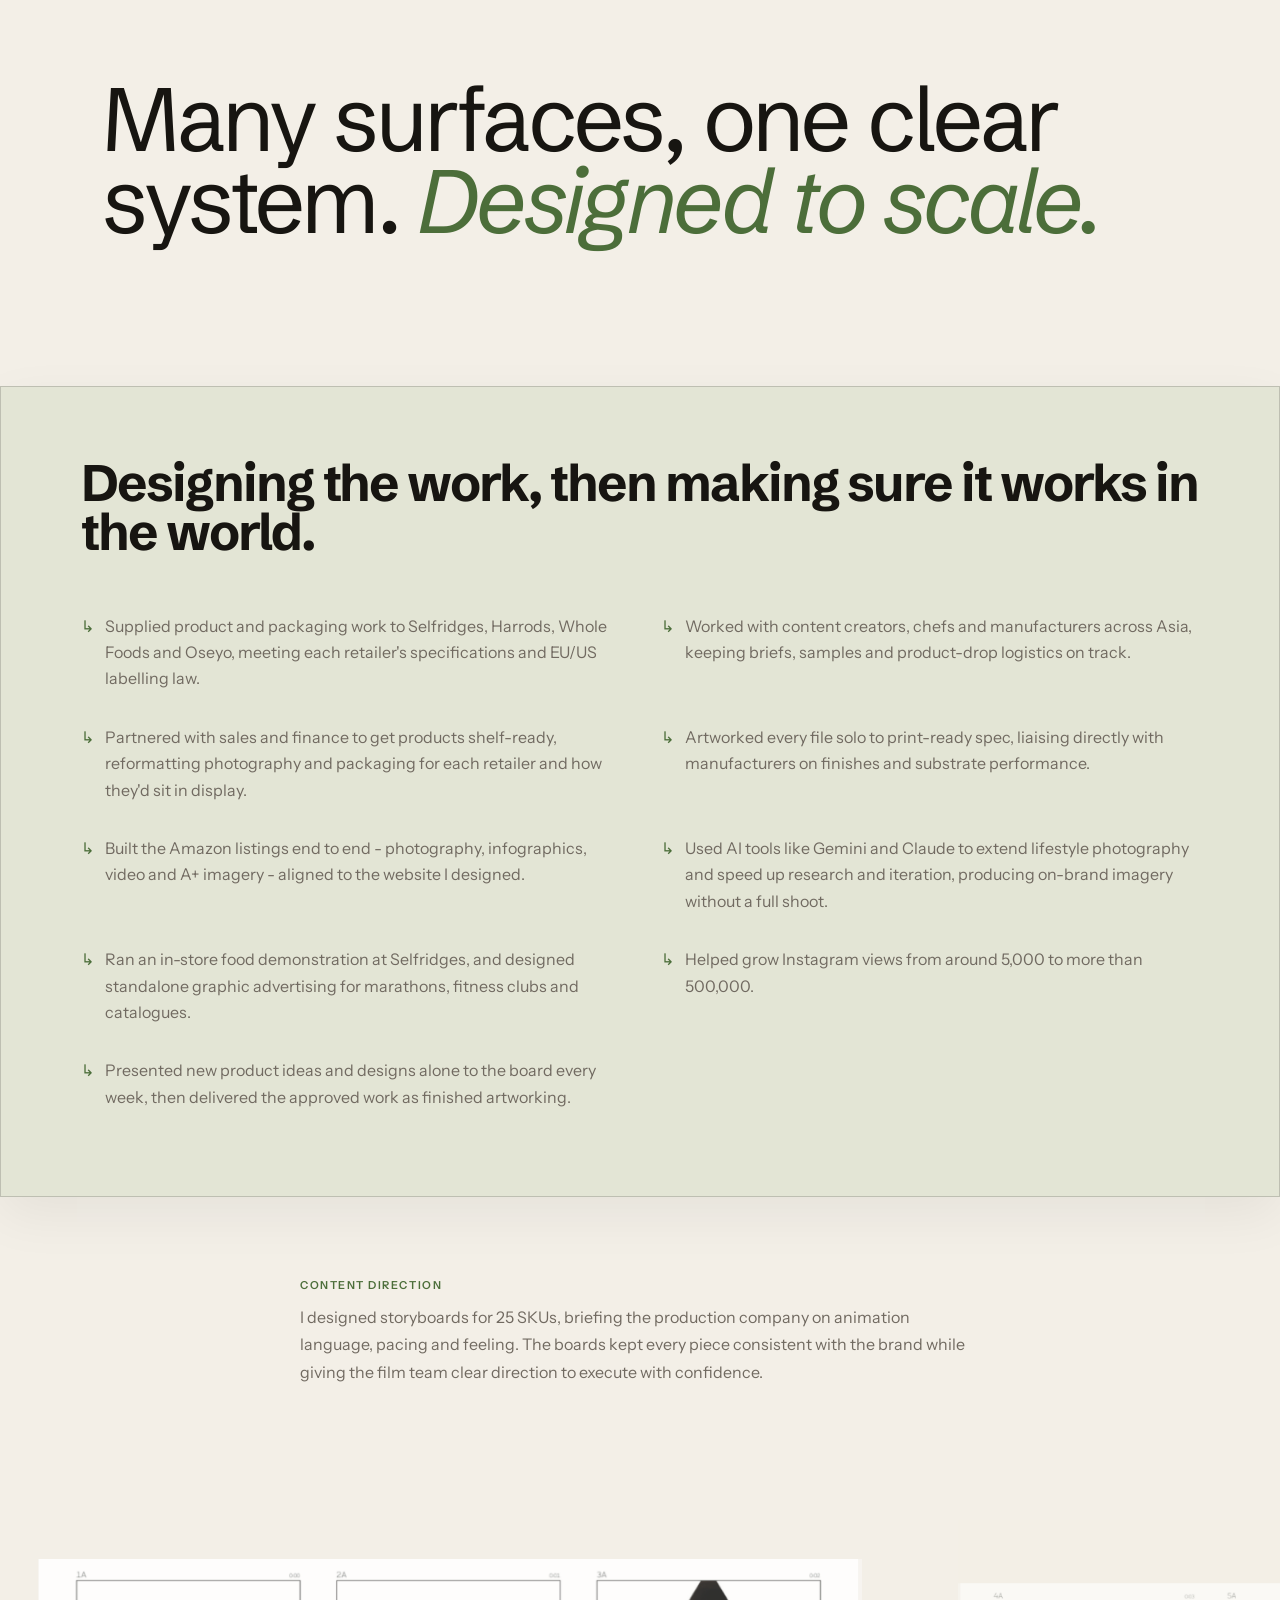
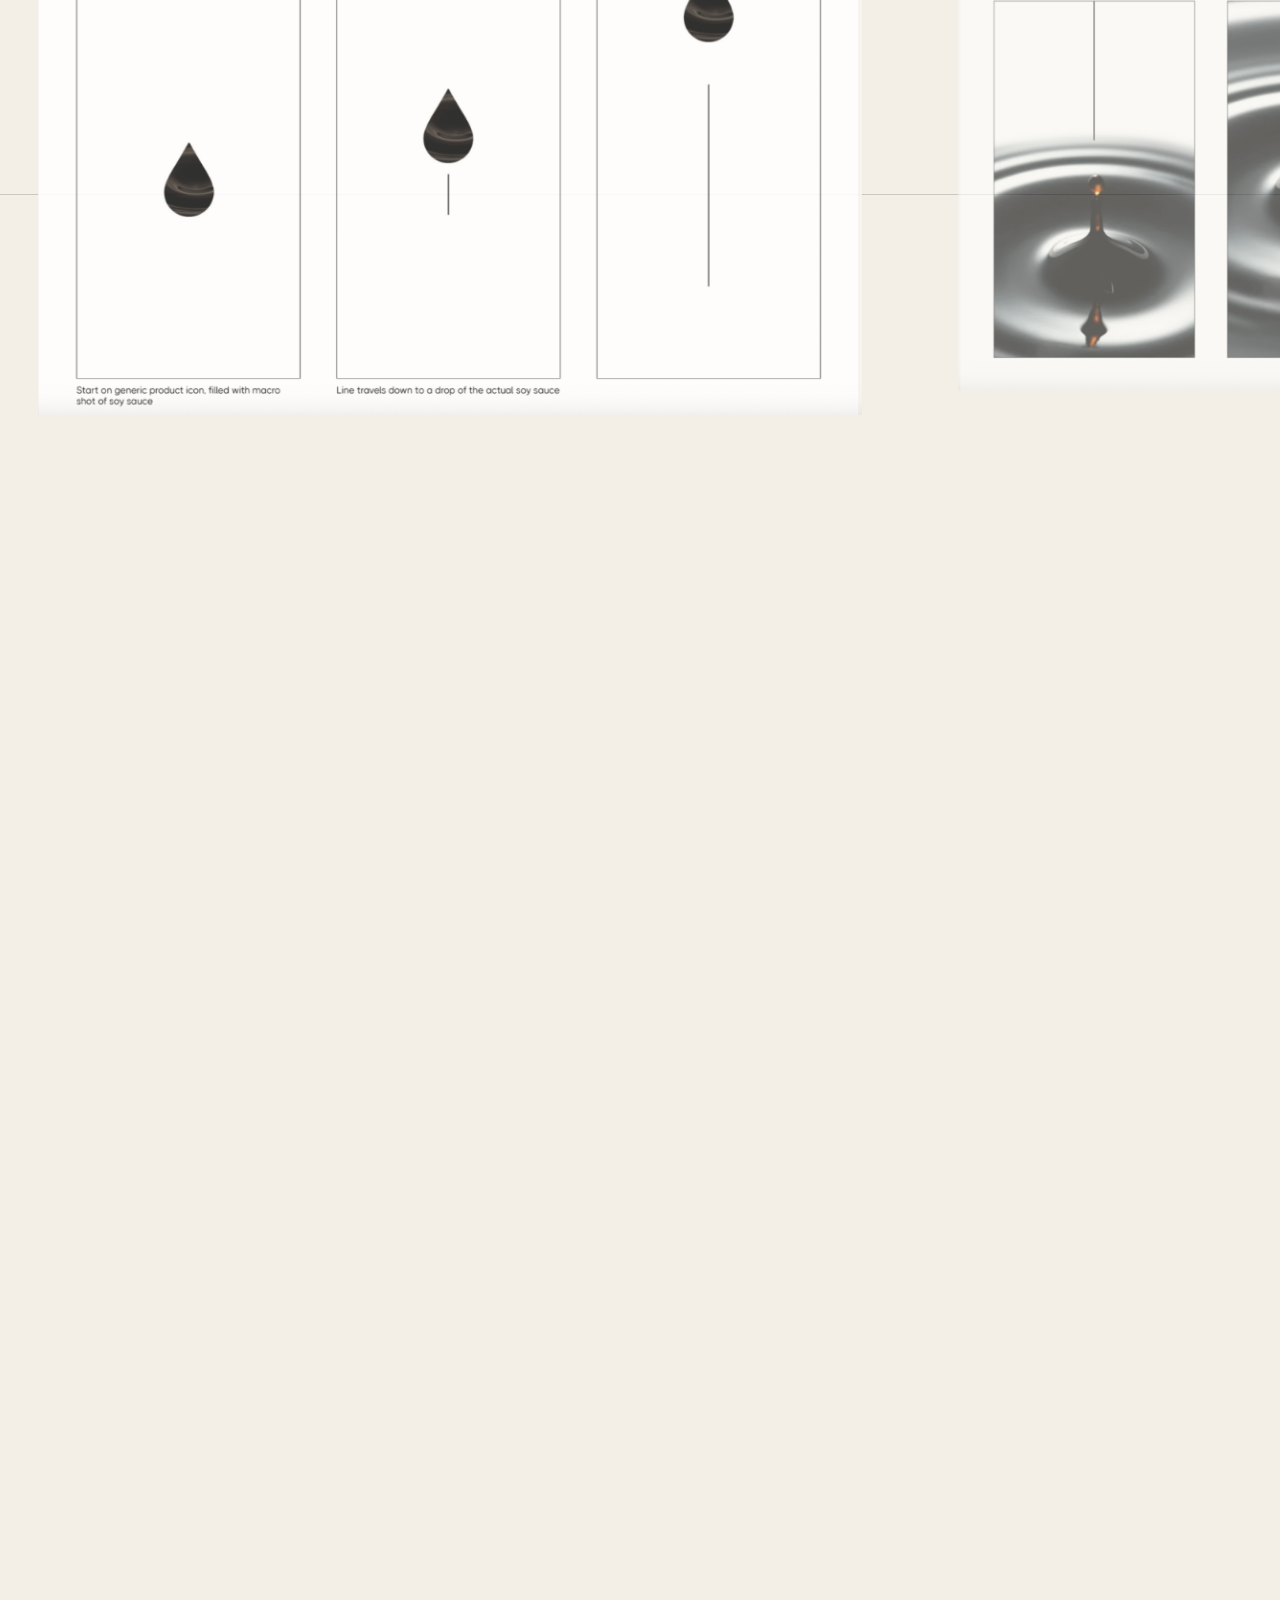
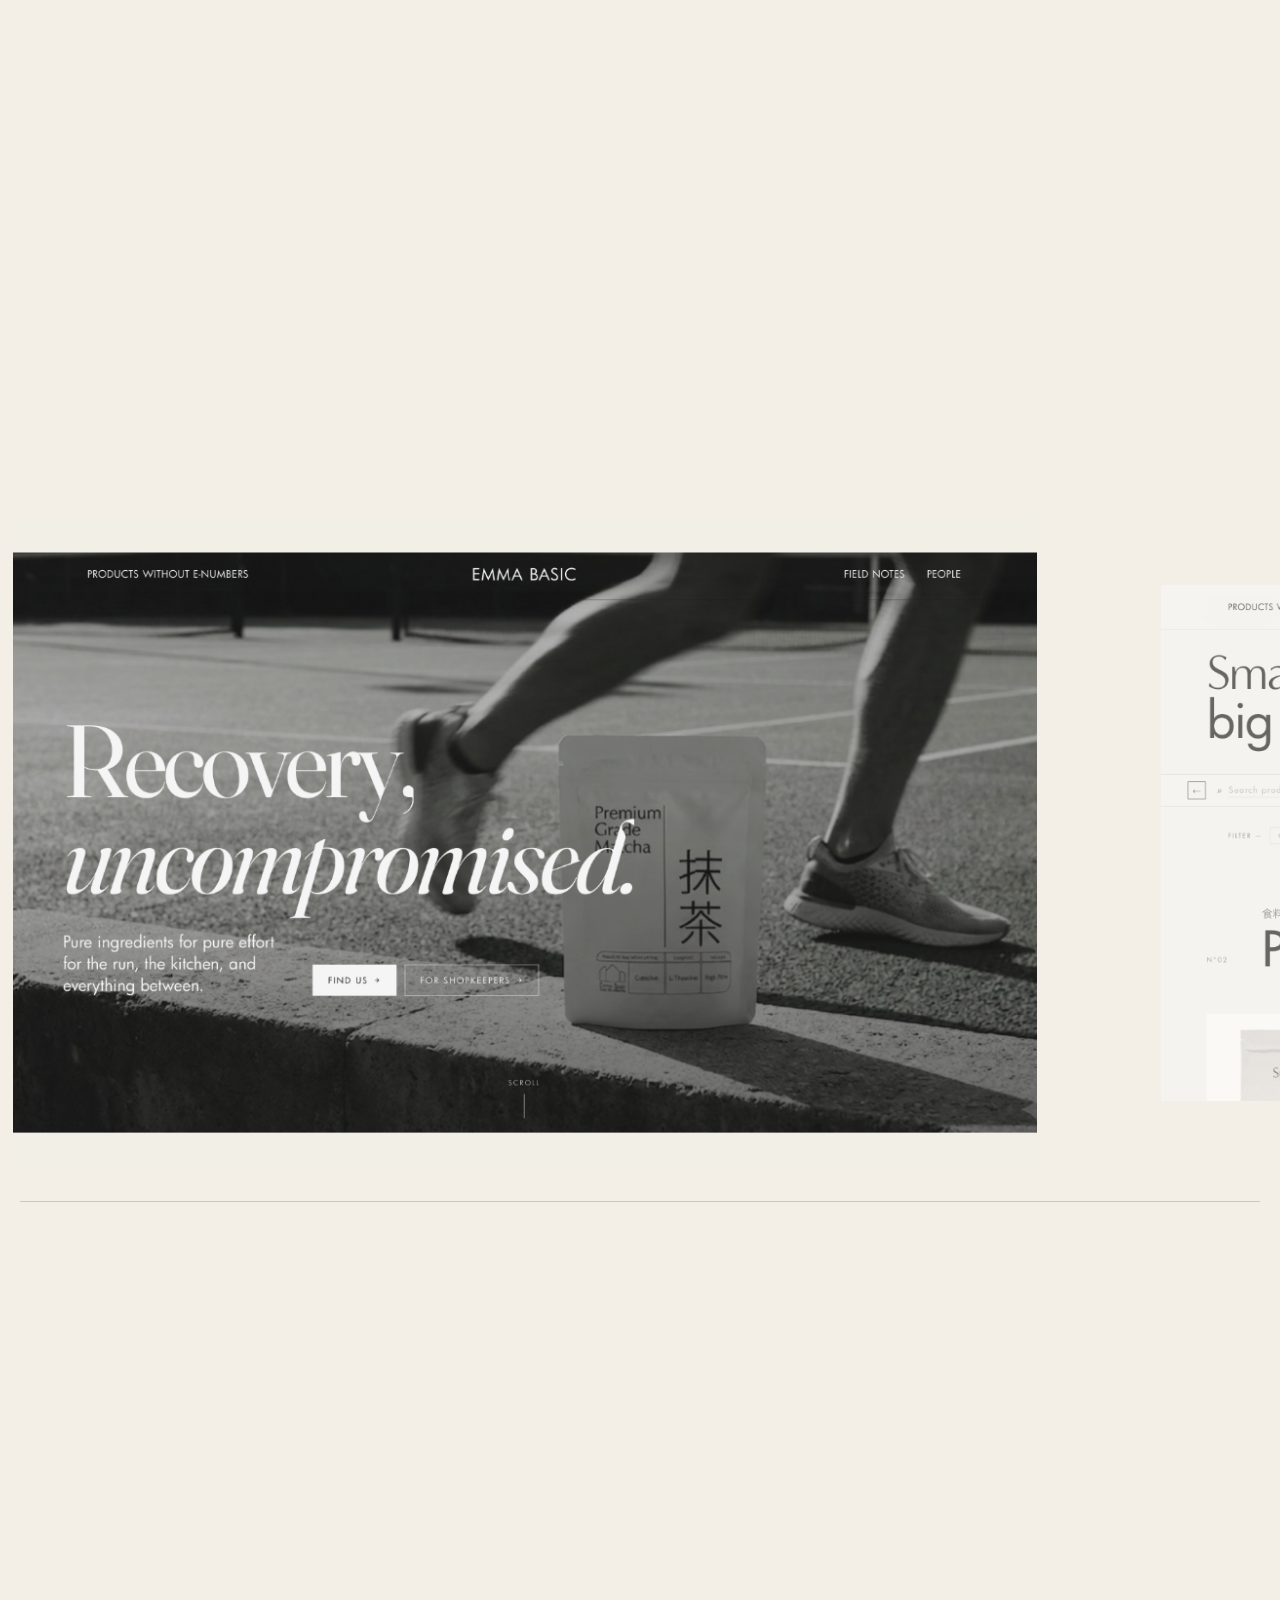
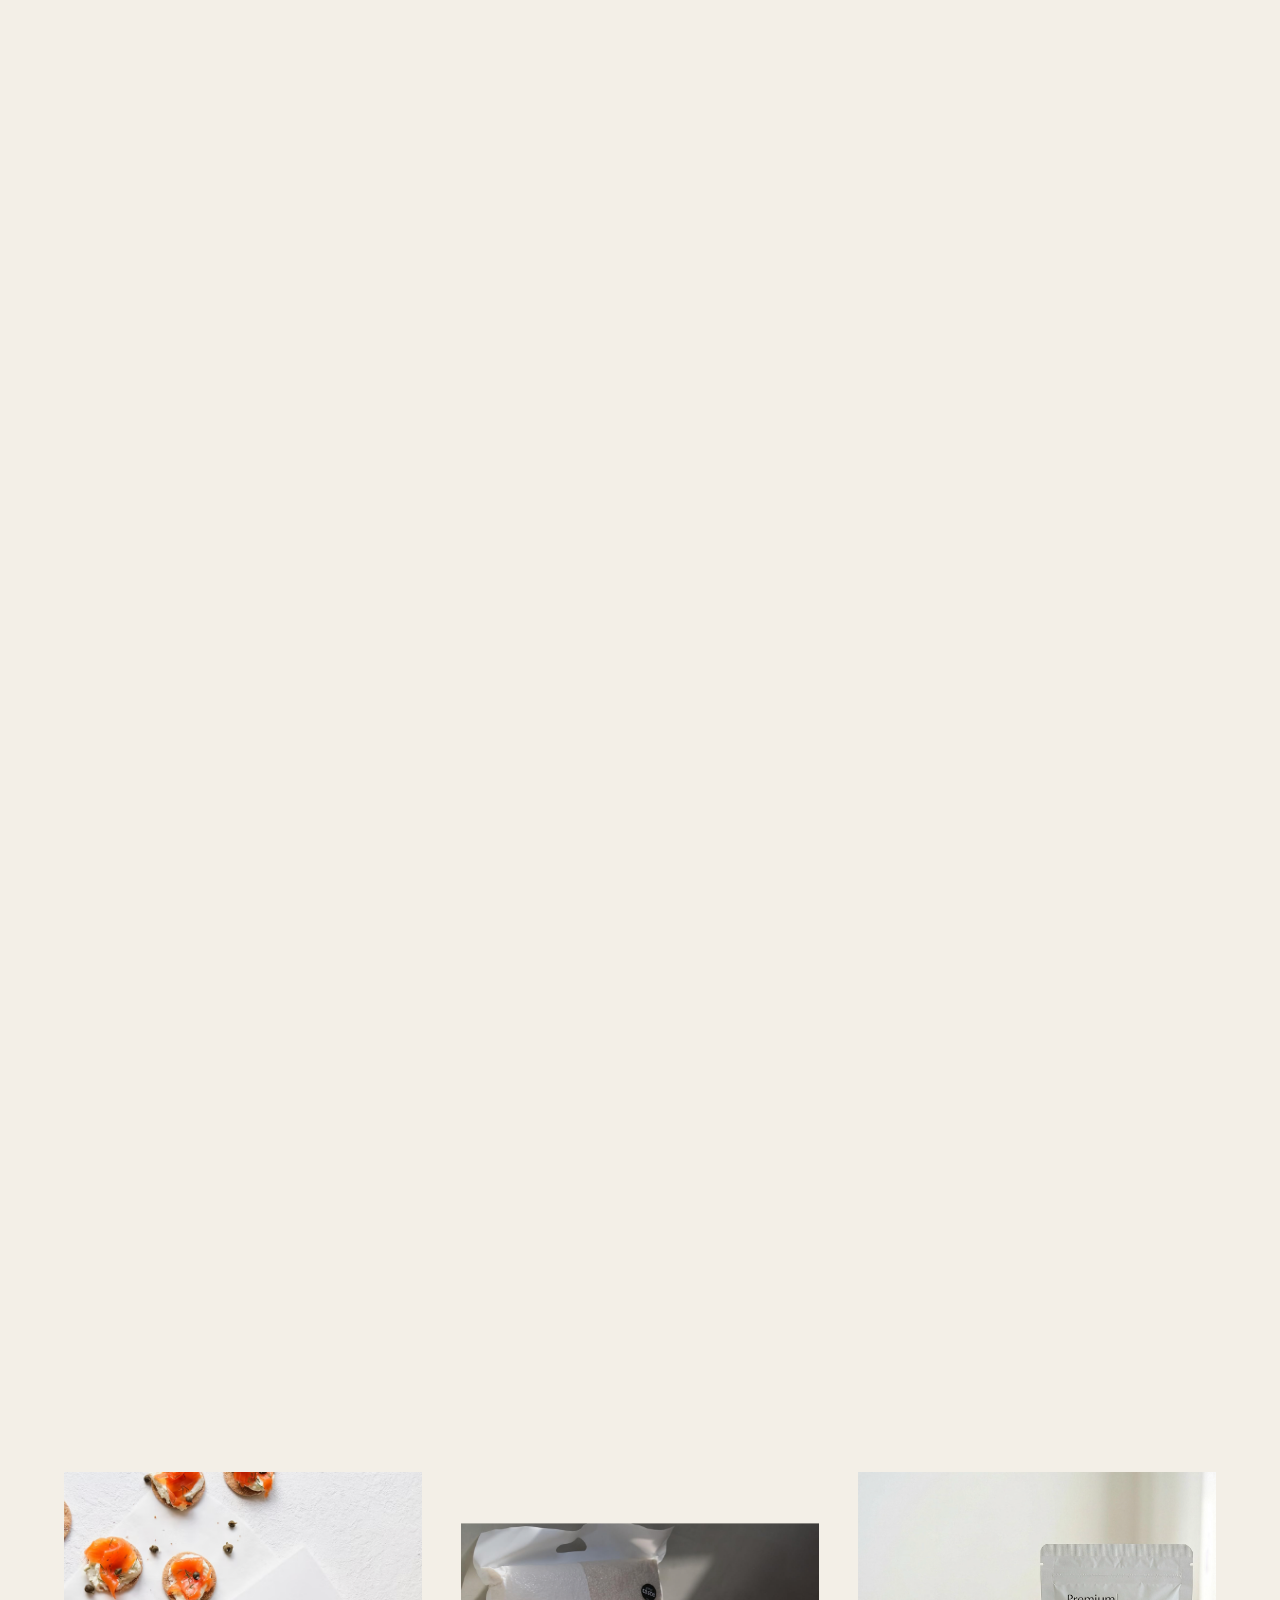
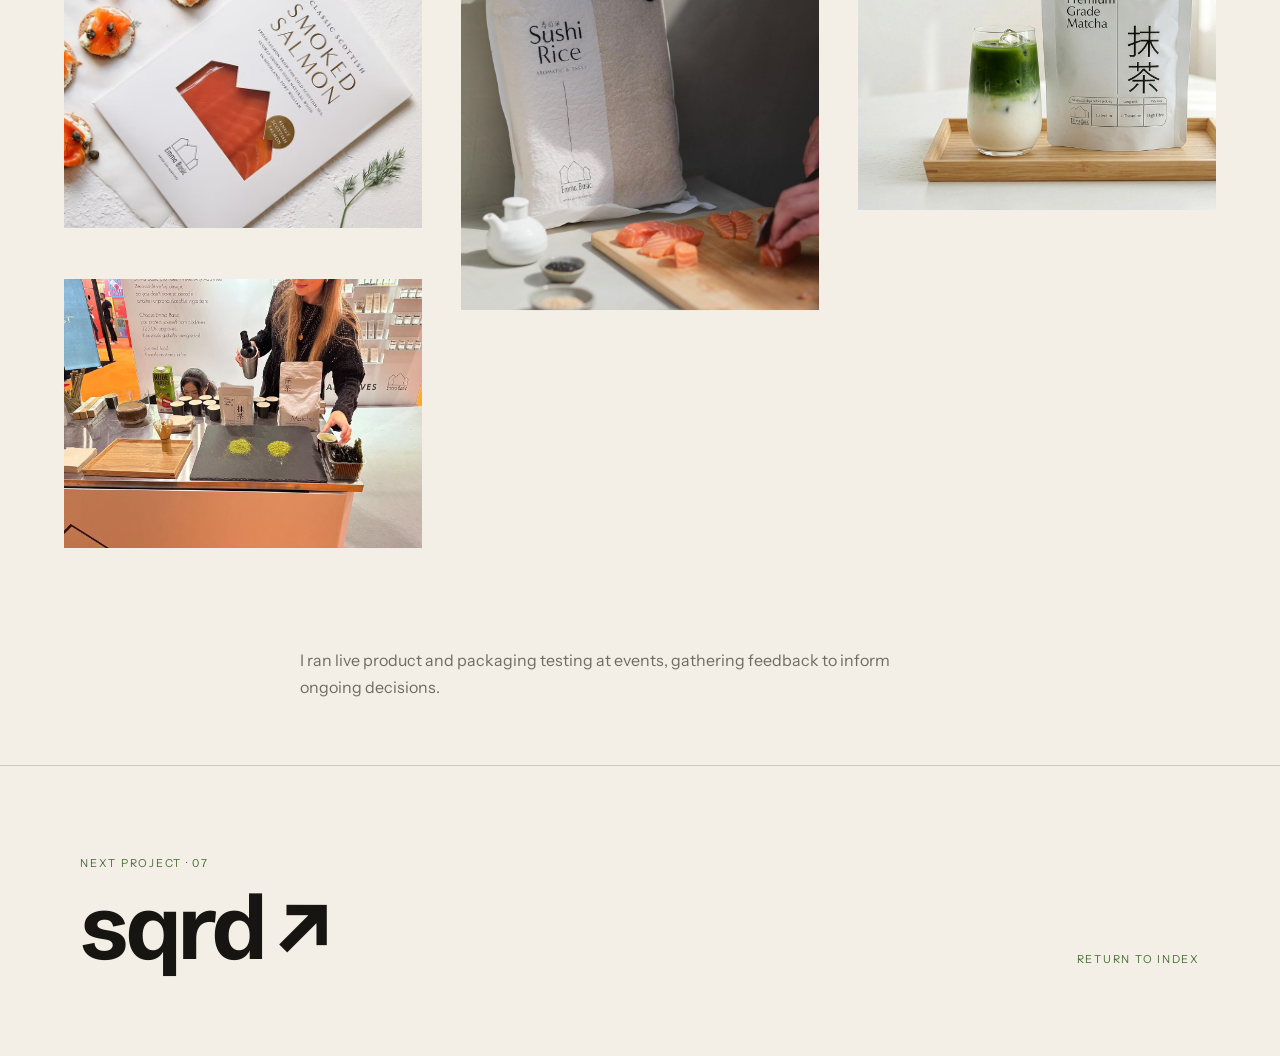
<file: projects/emma-basic.html>
<!doctype html>
<html lang="en">
<head>
  <meta charset="utf-8">
  <meta name="viewport" content="width=device-width, initial-scale=1">
  <title>Emma Basic - Olivia Ryley</title>
  <link rel="icon" type="image/png" href="[data-uri]">
  <link rel="stylesheet" href="project.css">
</head>
<body class="emma-basic"><a class="skip-link" href="#main-content">Skip to case study</a>
  <nav class="topbar">
    <a href="../index.html">Olivia Ryley</a>
    <span style="display:flex;align-items:center;gap:clamp(16px,2.4vw,32px);">
      <a href="../index.html#index">Index ↗︎</a>
      <a href="../index.html#contact" style="color:var(--red);font-weight:600;">Contact me</a>
    </span>
  </nav>

  <header class="hero">
    <div class="kicker">06 / 07 — Packaging · Artworking · Visual Systems · UI/UX</div>
    <h1>Emma<br>Basic</h1>
    <p class="intro">Sole designer at a premium, zero-additive food brand - <em>~5 products a day,</em> from artworking and packaging through to digital systems, marketing and launch logistics.</p>
  </header>

  <main id="main-content">
    <section class="process">
      <article>
        <div class="label">01 - The problem</div>
        <h2>High volume, one designer, no drop in quality.</h2>
        <p>A premium, zero-additive food brand needs constant retail-ready output across packaging, product, web and content, coordinated across suppliers and retailers and compliant with EU and US labelling law. The brand's promise is what's not in the product, so the packaging had to earn trust through restraint, not noise.</p>
      </article>
      <article>
        <div class="label">02 - My role</div>
        <h2>Building the system while shipping the work.</h2>
        <p>I worked across concept, layout, packaging and digital design, iterating with manufacturers, chefs and production agencies across Asia.</p>
      </article>
      <article>
        <div class="label">03 - The outcome</div>
        <h2>A brand that moves quickly without losing its calm.</h2>
        <p>The system gave each product its own character while keeping the range recognisable, precise and ready to ship.</p>
      </article>
    </section>

    <div class="statement">Many surfaces, one clear system. <span>Designed to scale.</span></div>

    <section class="role-detail">
      <h2>Designing the work, then making sure it works in the world.</h2>
      <details open>
      <summary><span>Role in detail</span></summary>
      <ul>
        <li>Supplied product and packaging work to Selfridges, Harrods, Whole Foods and Oseyo, meeting each retailer's specifications and EU/US labelling law.</li>
        <li>Worked with content creators, chefs and manufacturers across Asia, keeping briefs, samples and product-drop logistics on track.</li>
        <li>Partnered with sales and finance to get products shelf-ready, reformatting photography and packaging for each retailer and how they'd sit in display.</li>
        <li>Artworked every file solo to print-ready spec, liaising directly with manufacturers on finishes and substrate performance.</li>
        <li>Built the Amazon listings end to end - photography, infographics, video and A+ imagery - aligned to the website I designed.</li>
        <li>Used AI tools like Gemini and Claude to extend lifestyle photography and speed up research and iteration, producing on-brand imagery without a full shoot.</li>
        <li>Ran an in-store food demonstration at Selfridges, and designed standalone graphic advertising for marathons, fitness clubs and catalogues.</li>
        <li>Helped grow Instagram views from around 5,000 to more than 500,000.</li>
        <li>Presented new product ideas and designs alone to the board every week, then delivered the approved work as finished artworking.</li>
      </ul>
      </details>
    </section>

    <div class="project-note"><h3>Content direction</h3><p>I designed storyboards for 25 SKUs, briefing the production company on animation language, pacing and feeling. The boards kept every piece consistent with the brand while giving the film team clear direction to execute with confidence.</p></div>
    <div class="storyboard-scroll-stage">
      <section class="storyboard-rail" aria-label="Emma Basic storyboard carousel">
        <div class="storyboard-progress" aria-hidden="true"></div>
        <figure><img src="../Media/Emma%20Basic/storyboard1.png" alt="Rough storyboard for what the team wanted for these USP videos"></figure>
        <figure><img src="../Media/Emma%20Basic/storyboard2.png" alt="Emma Basic storyboard two"></figure>
        <figure><img src="../Media/Emma%20Basic/storyboard3.png" alt="Emma Basic storyboard three"></figure>
        <figure><img src="../Media/Emma%20Basic/storyboard4.png" alt="Emma Basic storyboard four"></figure>
        <figure><img src="../Media/Emma%20Basic/storyboard5.png" alt="Emma Basic storyboard five"></figure>
        <figure><img src="../Media/Emma%20Basic/storyboard6.png" alt="Emma Basic storyboard six"></figure>
      </section>
    </div>

    <div class="project-note" style="max-width:1150px"><h3>Digital system</h3><p>I designed the site's wireframes and UI in Figma, then built and deployed it on Vercel - domain, redirects, SEO and analytics included. Nutritional data came straight from Excel, with filters for gluten-free, high-protein and easy-to-snack products, tested across devices from first wireframe to live product.</p></div>
    <div class="website-scroll-stage">
      <section class="website-gallery">
        <div class="website-progress" aria-hidden="true"></div>
        <figure class="wide"><img src="../Media/Emma%20Basic/Screenshot%202026-09-07%20at%209.59.09%E2%80%AFpm.png" alt="Emma Basic website landing page"></figure>
        <figure><img src="../Media/Emma%20Basic/Screenshot%202026-09-07%20at%2010.00.29%E2%80%AFpm.png" alt="Emma Basic website product range"></figure>
        <figure><img src="../Media/Emma%20Basic/Screenshot%202026-09-07%20at%2010.00.56%E2%80%AFpm.png" alt="Emma Basic website trade page"></figure>
        <figure><img src="../Media/Emma%20Basic/Screenshot%202026-09-07%20at%209.59.35%E2%80%AFpm.png" alt="Emma Basic website interface detail"></figure>
        <figure class="wide"><img src="../Media/Emma%20Basic/Screenshot%202026-09-07%20at%209.59.52%E2%80%AFpm.png" alt="Emma Basic website final page"></figure>
      </section>
    </div>

    <div class="project-note"><h3>Product photography</h3><p>Working with photographer Mark Sims, I brought restrained hints of gold into the smoked salmon presentation, keeping the brand grounded in its tightly controlled, uncoloured palette - a system that mirrors the zero-additive product rather than competing with it.</p></div>
    <section class="gallery three photography-section">
      <figure><img src="../Media/Emma%20Basic/photography1.png" alt="Emma Basic smoked salmon product photography"></figure>
      <figure><img src="../Media/Emma%20Basic/photography2.png" alt="Emma Basic sushi rice product photography"></figure>
      <figure><img src="../Media/Emma%20Basic/matcha%20picture.png" alt="Emma Basic premium grade matcha product photography"></figure>
      <figure><img src="../Media/Emma%20Basic/exhibition.JPG" alt="In-store exhibition demonstration of Emma Basic's zero-additive matcha and product range"></figure>
    </section>

    <div class="project-note"><p>I ran live product and packaging testing at events, gathering feedback to inform ongoing decisions.</p></div>

    <div class="next">
      <a href="sqrd.html"><div class="label">Next project · 07</div><h2>sqrd ↗︎</h2></a>
      <a href="../index.html#index"><div class="label">Return to index</div></a>
    </div>
  </main>
  <script>
    const animatedSections = document.querySelectorAll('.process, .role-detail, .statement, .project-note, .storyboard-rail, .website-gallery, .photography-section');
    const reduceMotion = window.matchMedia && window.matchMedia('(prefers-reduced-motion: reduce)').matches;

    function setupScrollCarousel(rail, stage) {
      if (!rail) return;
      const figures = Array.from(rail.querySelectorAll('figure'));
      const updateProgress = () => {
        const range = rail.scrollWidth - rail.clientWidth;
        rail.style.setProperty('--carousel-progress', range ? rail.scrollLeft / range : 0);
      };
      const updateScale = () => {
        if (!figures.length) return;
        const railRect = rail.getBoundingClientRect();
        const centerX = railRect.left + railRect.width / 2;
        const half = railRect.width / 2 || 1;
        figures.forEach((fig) => {
          const fr = fig.getBoundingClientRect();
          const figCenter = fr.left + fr.width / 2;
          const norm = Math.min(1, Math.abs(figCenter - centerX) / half);
          fig.style.transform = 'scale(' + (1 - norm * 0.14).toFixed(3) + ')';
          fig.style.opacity = (1 - norm * 0.4).toFixed(3);
        });
      };
      const pinActive = !!(stage && !reduceMotion);
      if (pinActive) {
        stage.classList.add('pin-active');
        let rafPending = false;
        const driveFromPageScroll = () => {
          rafPending = false;
          const rect = stage.getBoundingClientRect();
          const total = stage.offsetHeight - window.innerHeight;
          if (total <= 0) return;
          const trigger = window.innerHeight * 0.12;
          const progress = Math.max(0, Math.min(1, (trigger - rect.top) / total));
          const maxScroll = rail.scrollWidth - rail.clientWidth;
          rail.scrollLeft = progress * maxScroll;
          updateProgress();
          updateScale();
        };
        window.addEventListener('scroll', () => {
          if (!rafPending) { rafPending = true; requestAnimationFrame(driveFromPageScroll); }
        }, { passive: true });
        window.addEventListener('resize', driveFromPageScroll);
        driveFromPageScroll();
      } else {
        rail.addEventListener('scroll', updateProgress, { passive: true });
        rail.addEventListener('wheel', (event) => {
          if (Math.abs(event.deltaY) > Math.abs(event.deltaX)) {
            event.preventDefault();
            rail.scrollLeft += event.deltaY;
          }
        }, { passive: false });
        updateProgress();
      }
    }

    setupScrollCarousel(document.querySelector('.website-gallery'), document.querySelector('.website-scroll-stage'));
    setupScrollCarousel(document.querySelector('.storyboard-rail'), document.querySelector('.storyboard-scroll-stage'));

    if ('IntersectionObserver' in window) {
      animatedSections.forEach((section) => section.classList.add('reveal-ready'));
      const observer = new IntersectionObserver((entries) => {
        entries.forEach((entry) => {
          if (entry.isIntersecting) {
            entry.target.classList.add('is-visible');
            observer.unobserve(entry.target);
          }
        });
      }, { threshold: 0.18 });
      animatedSections.forEach((section) => observer.observe(section));
    }
  </script>
</body>
</html>
</file>
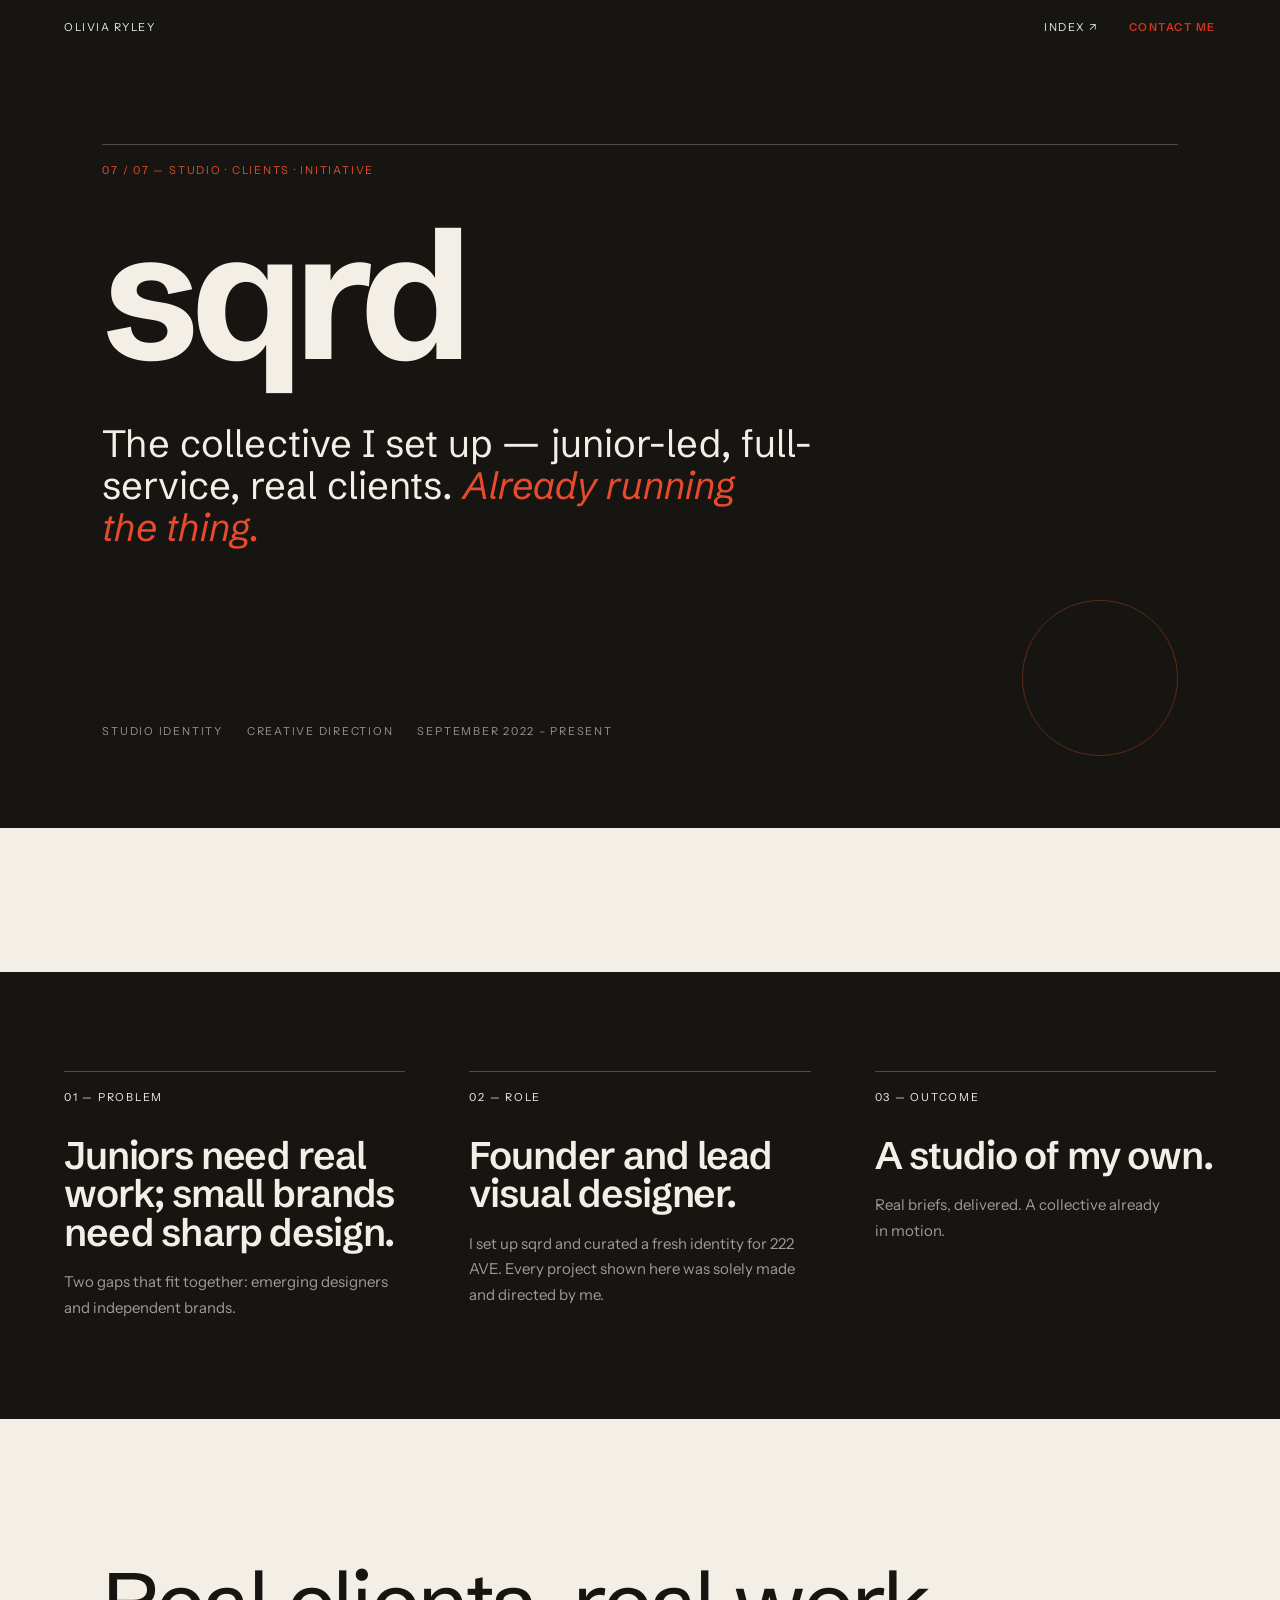
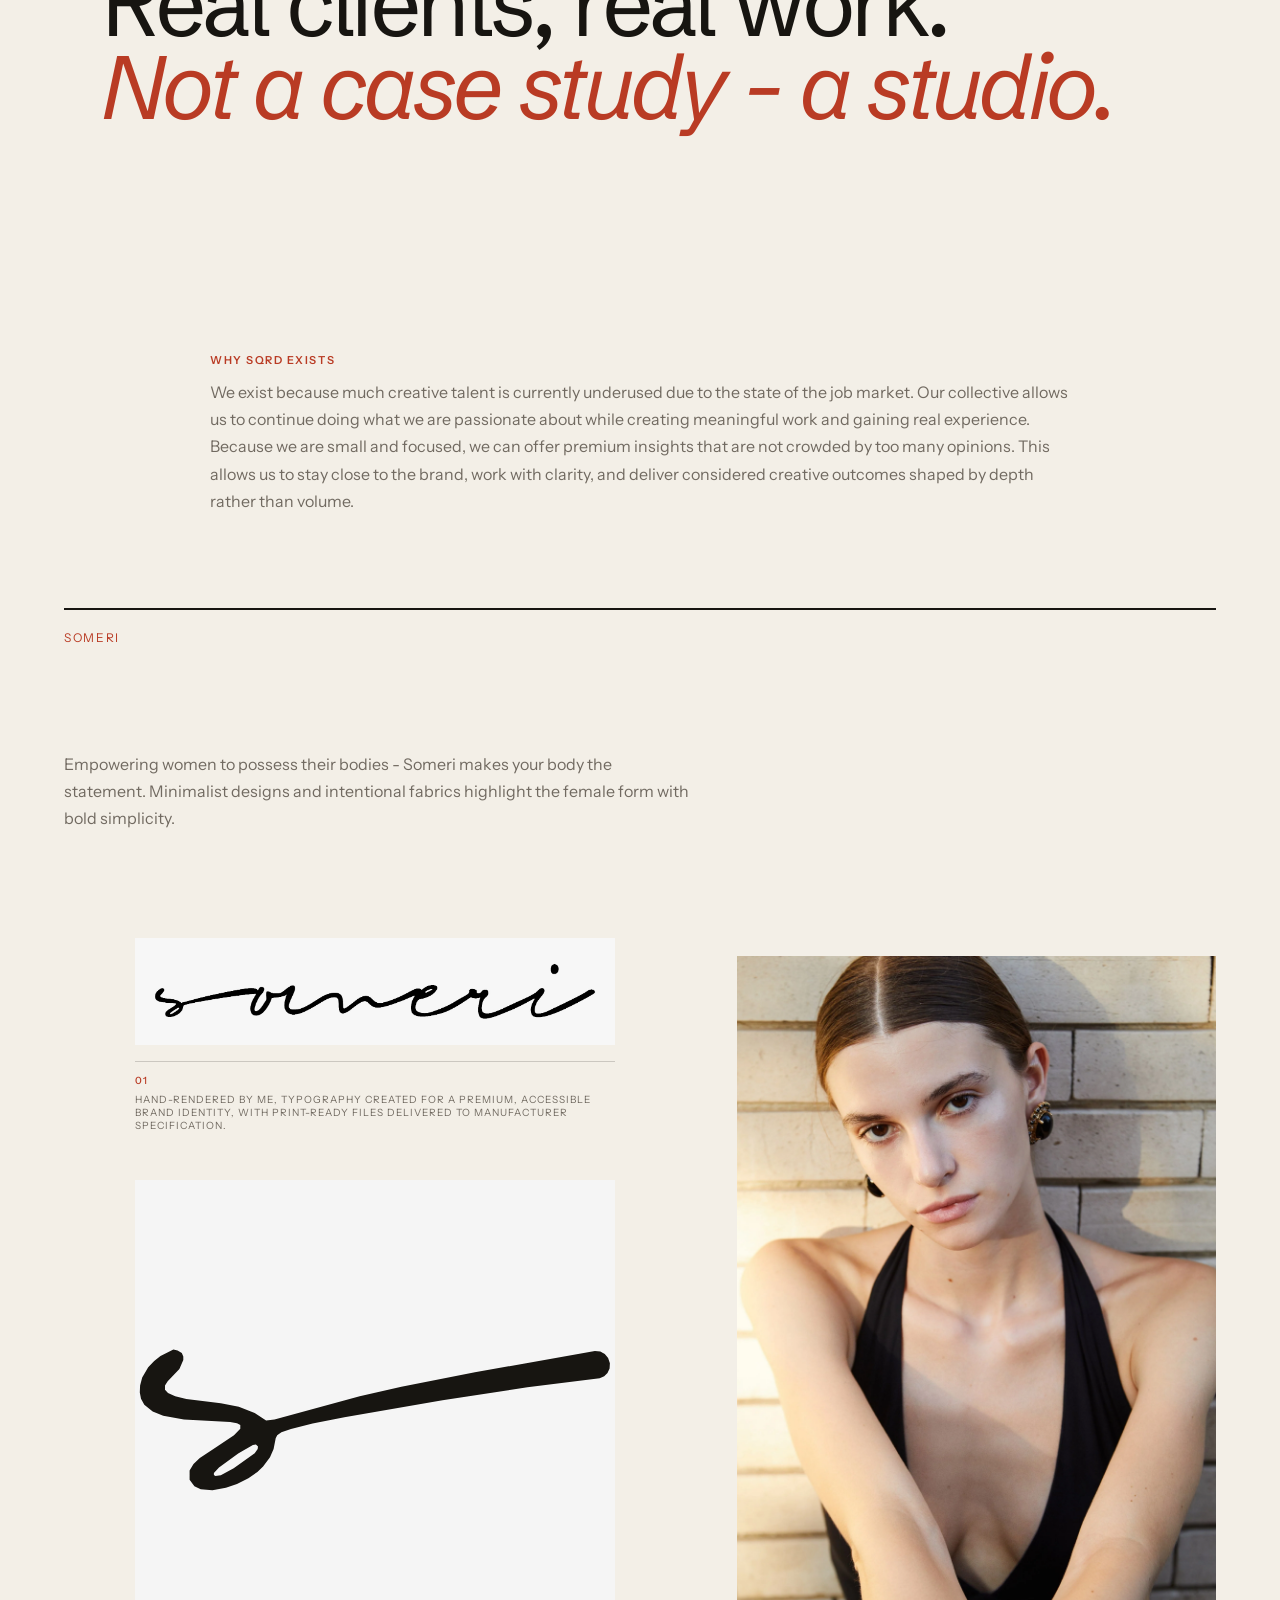
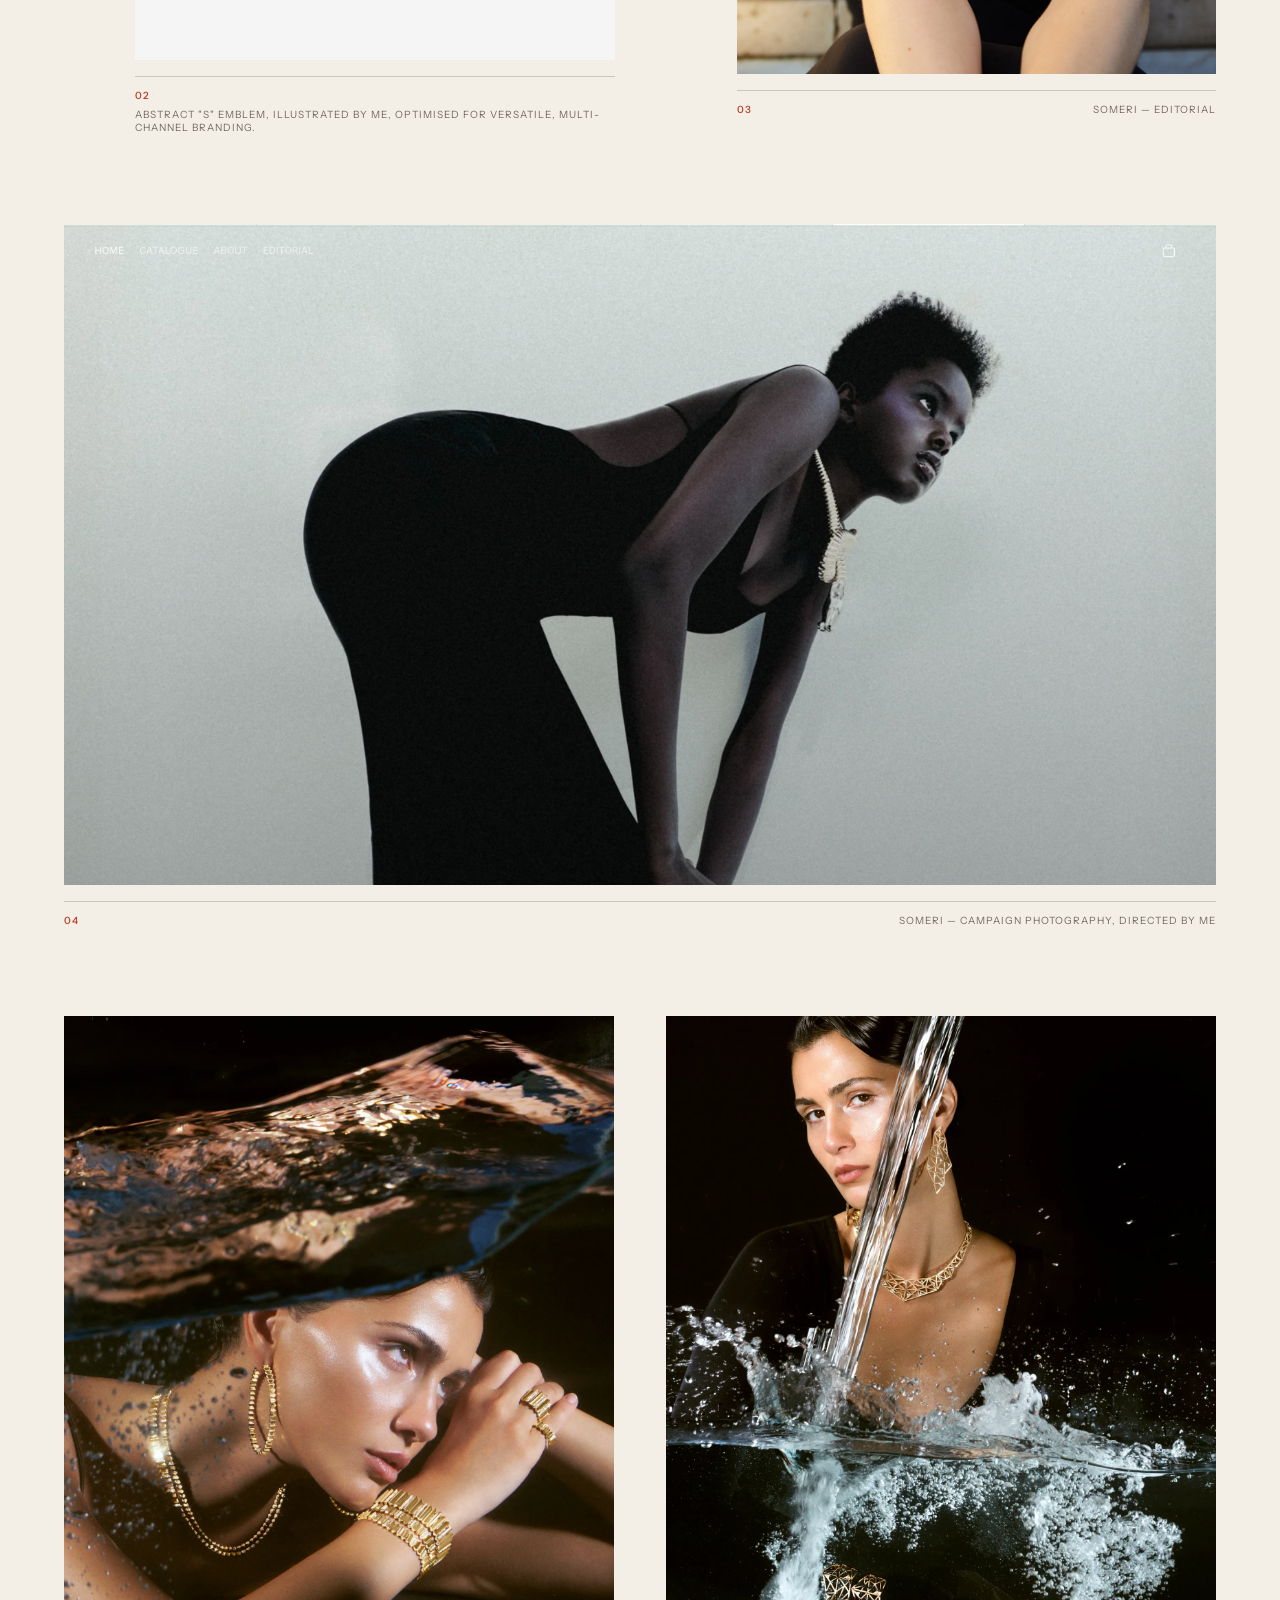
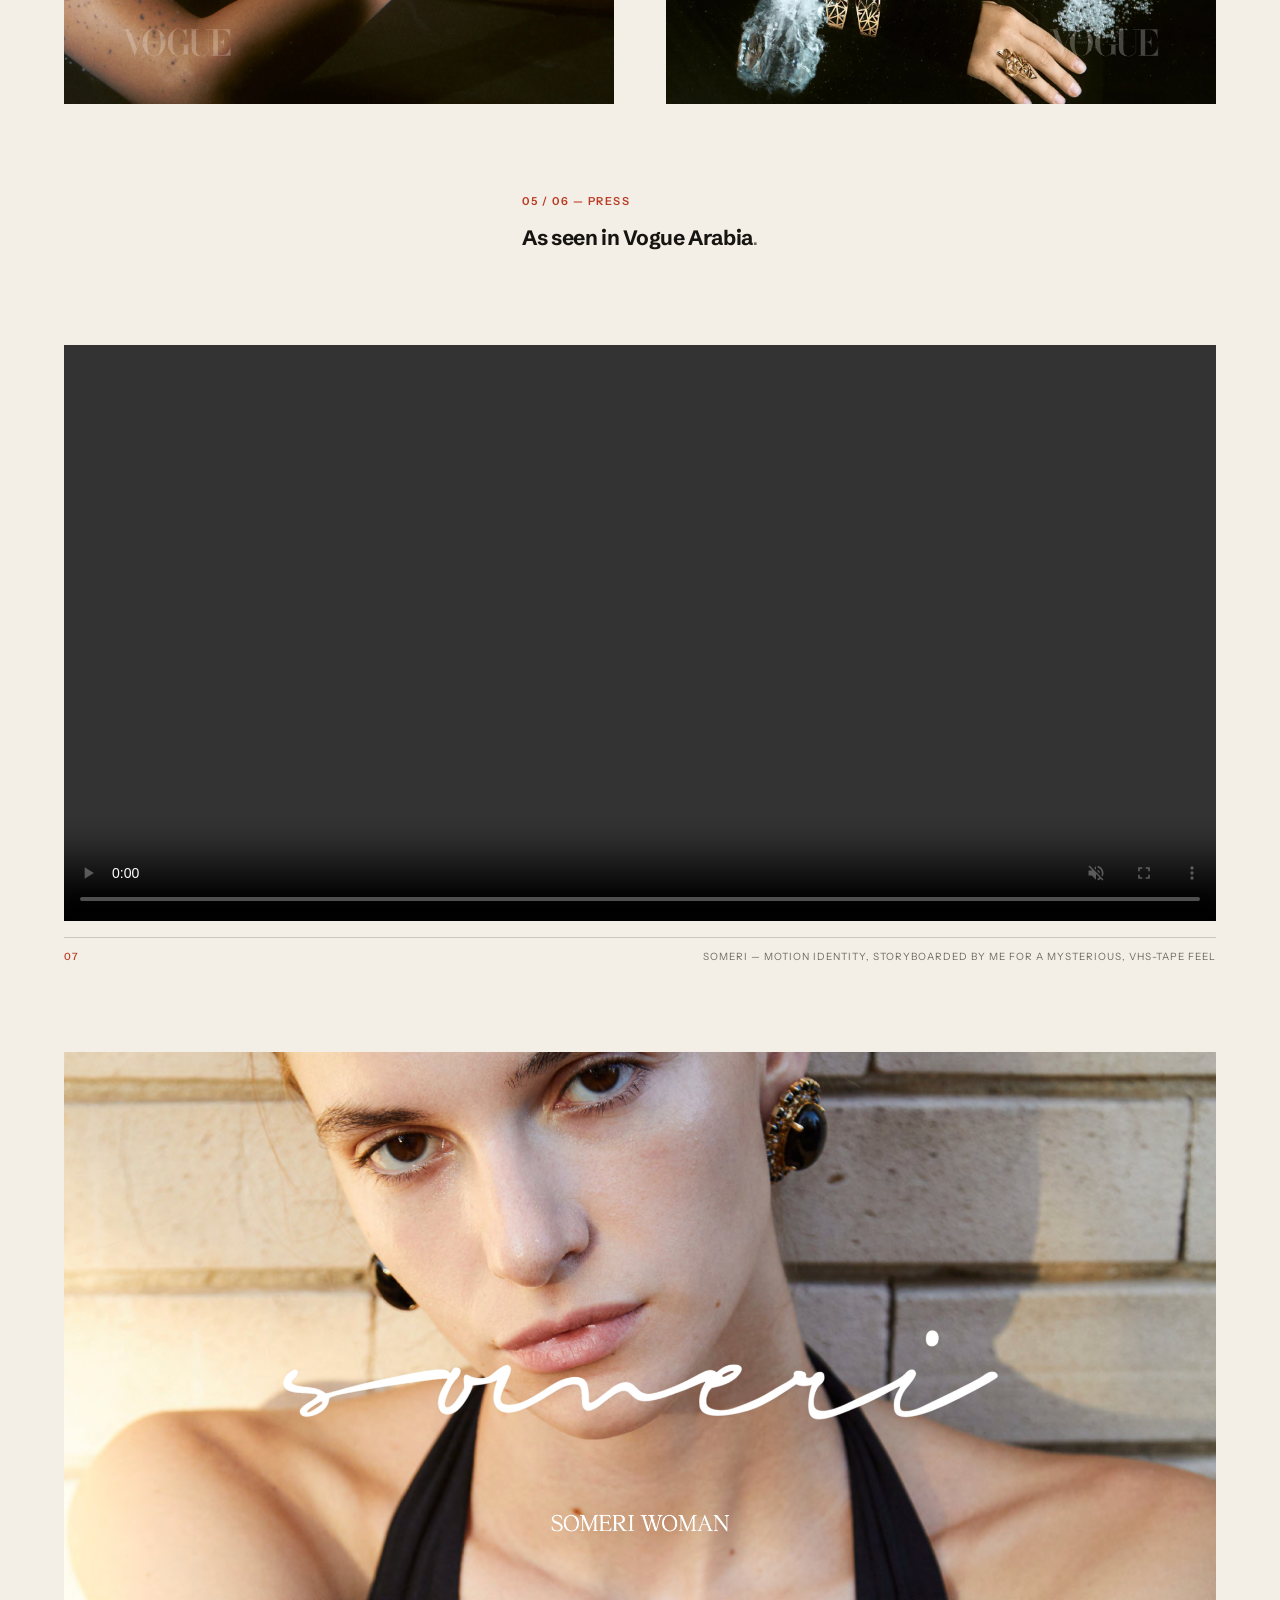
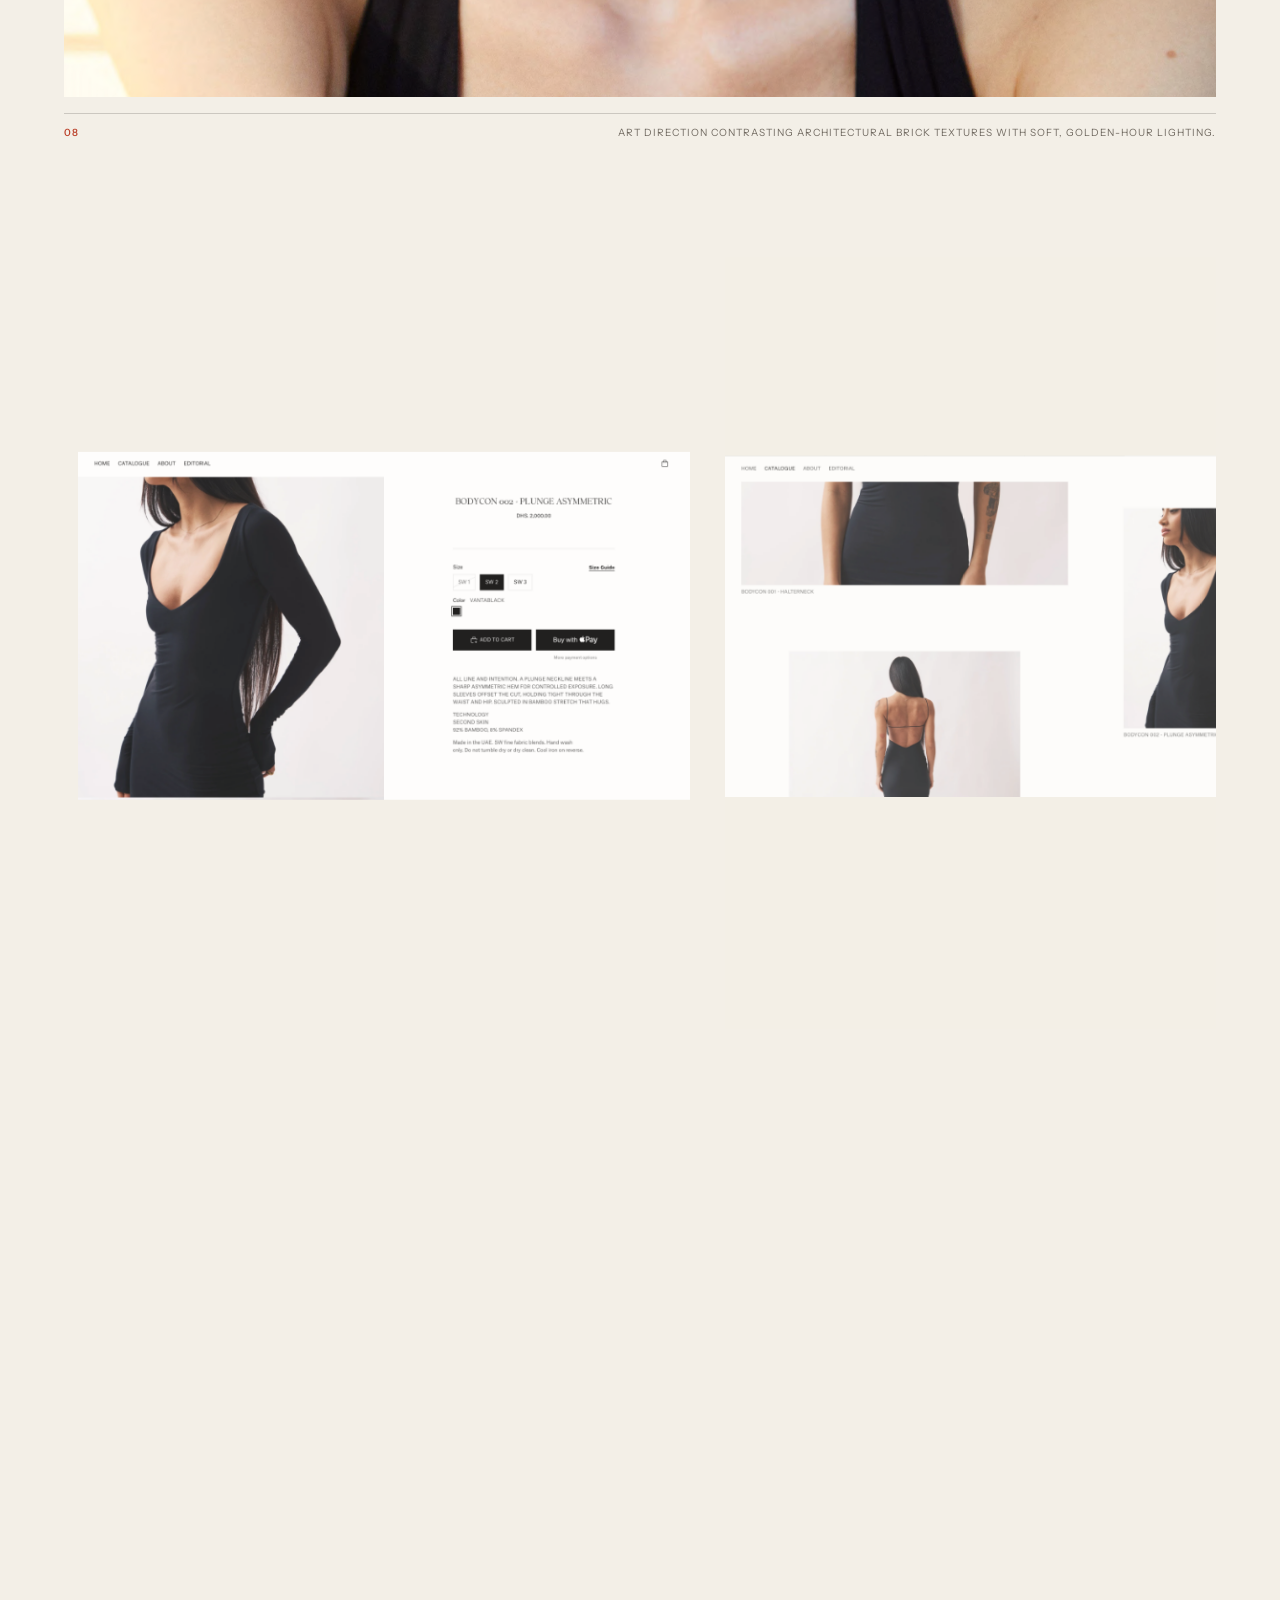
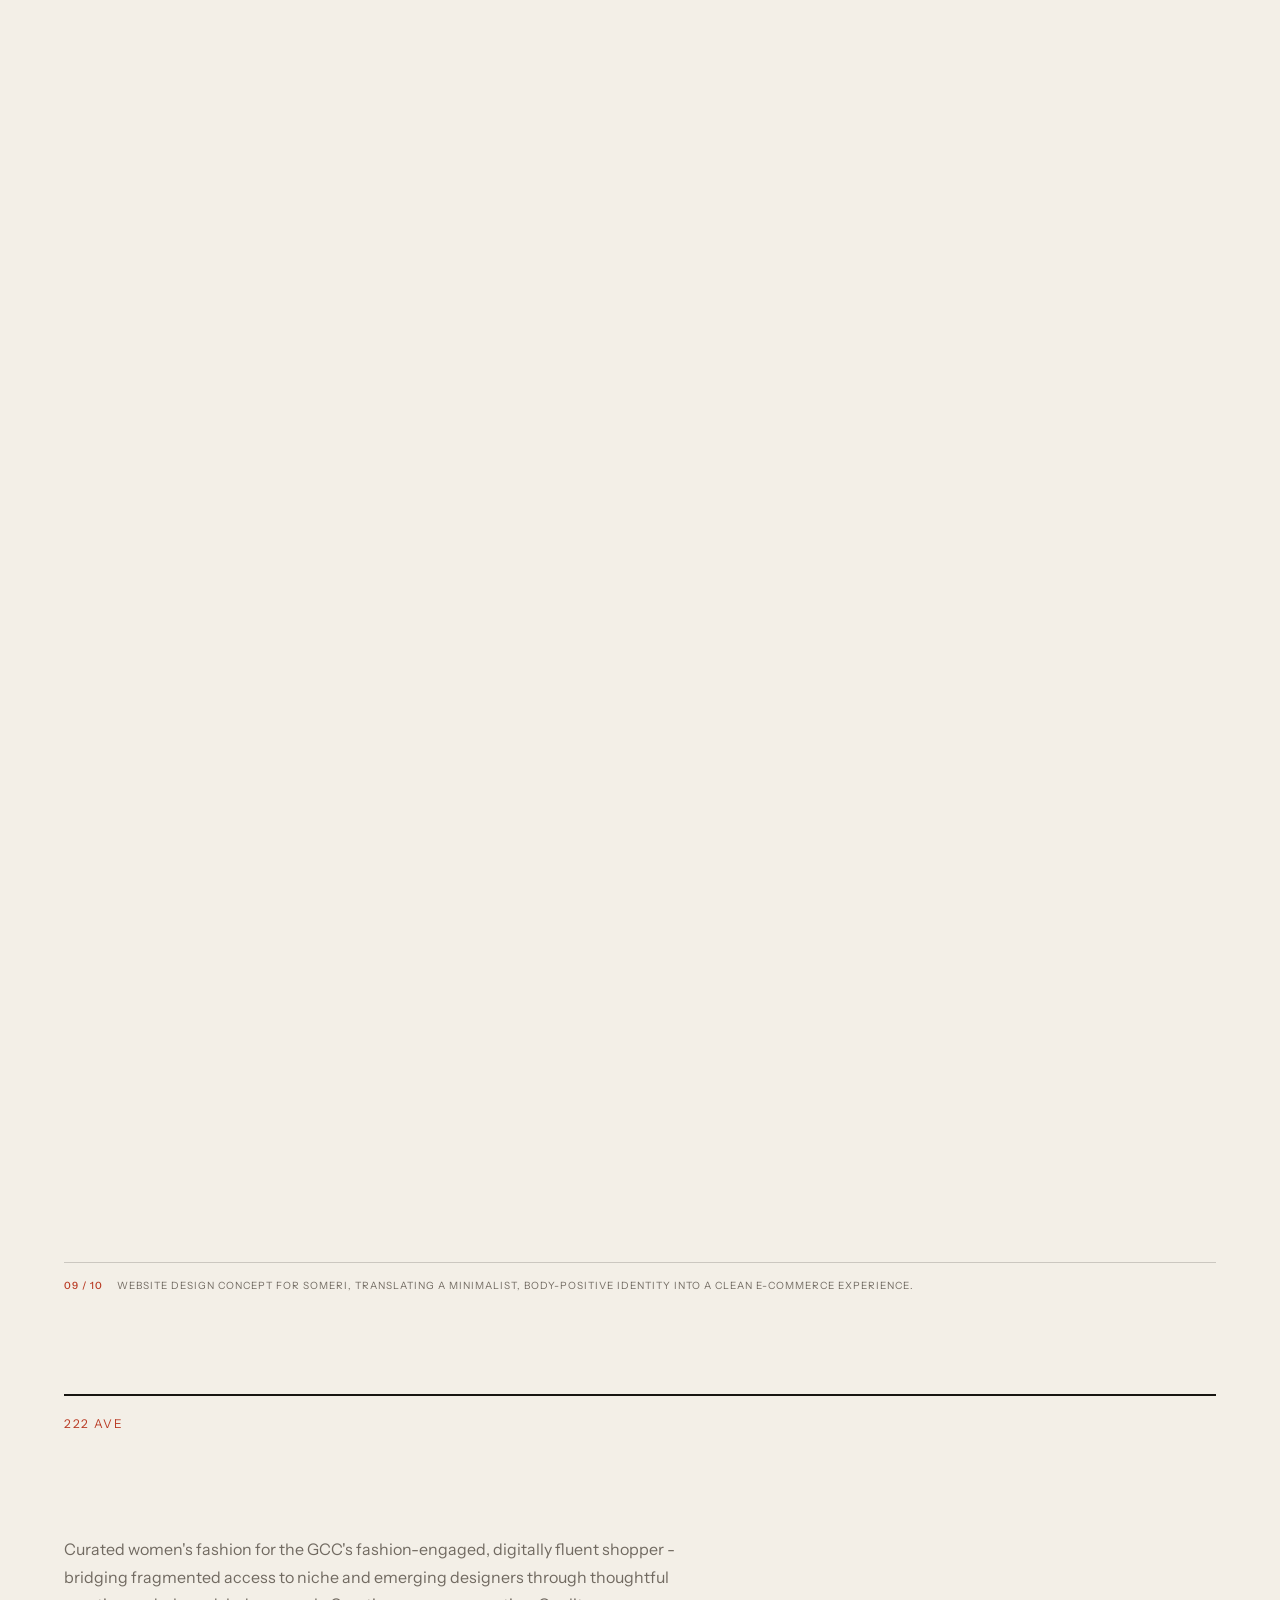
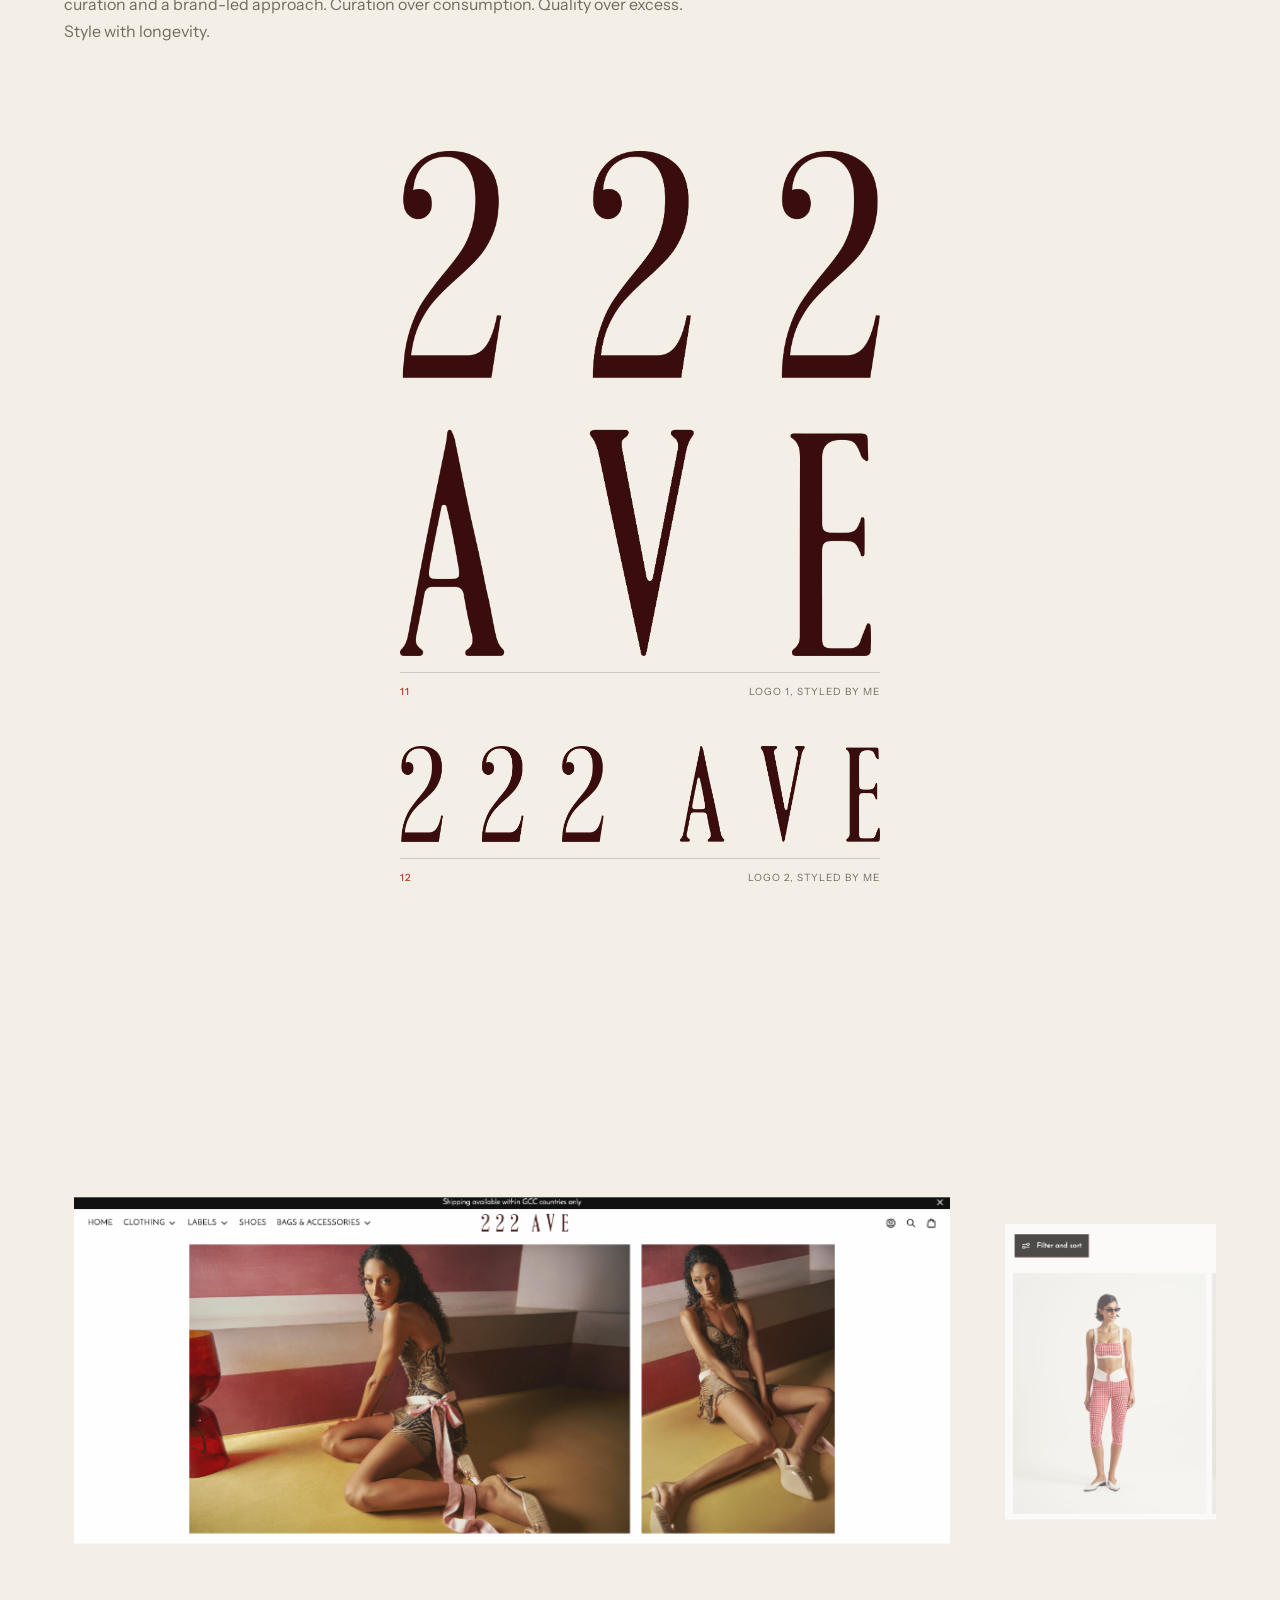
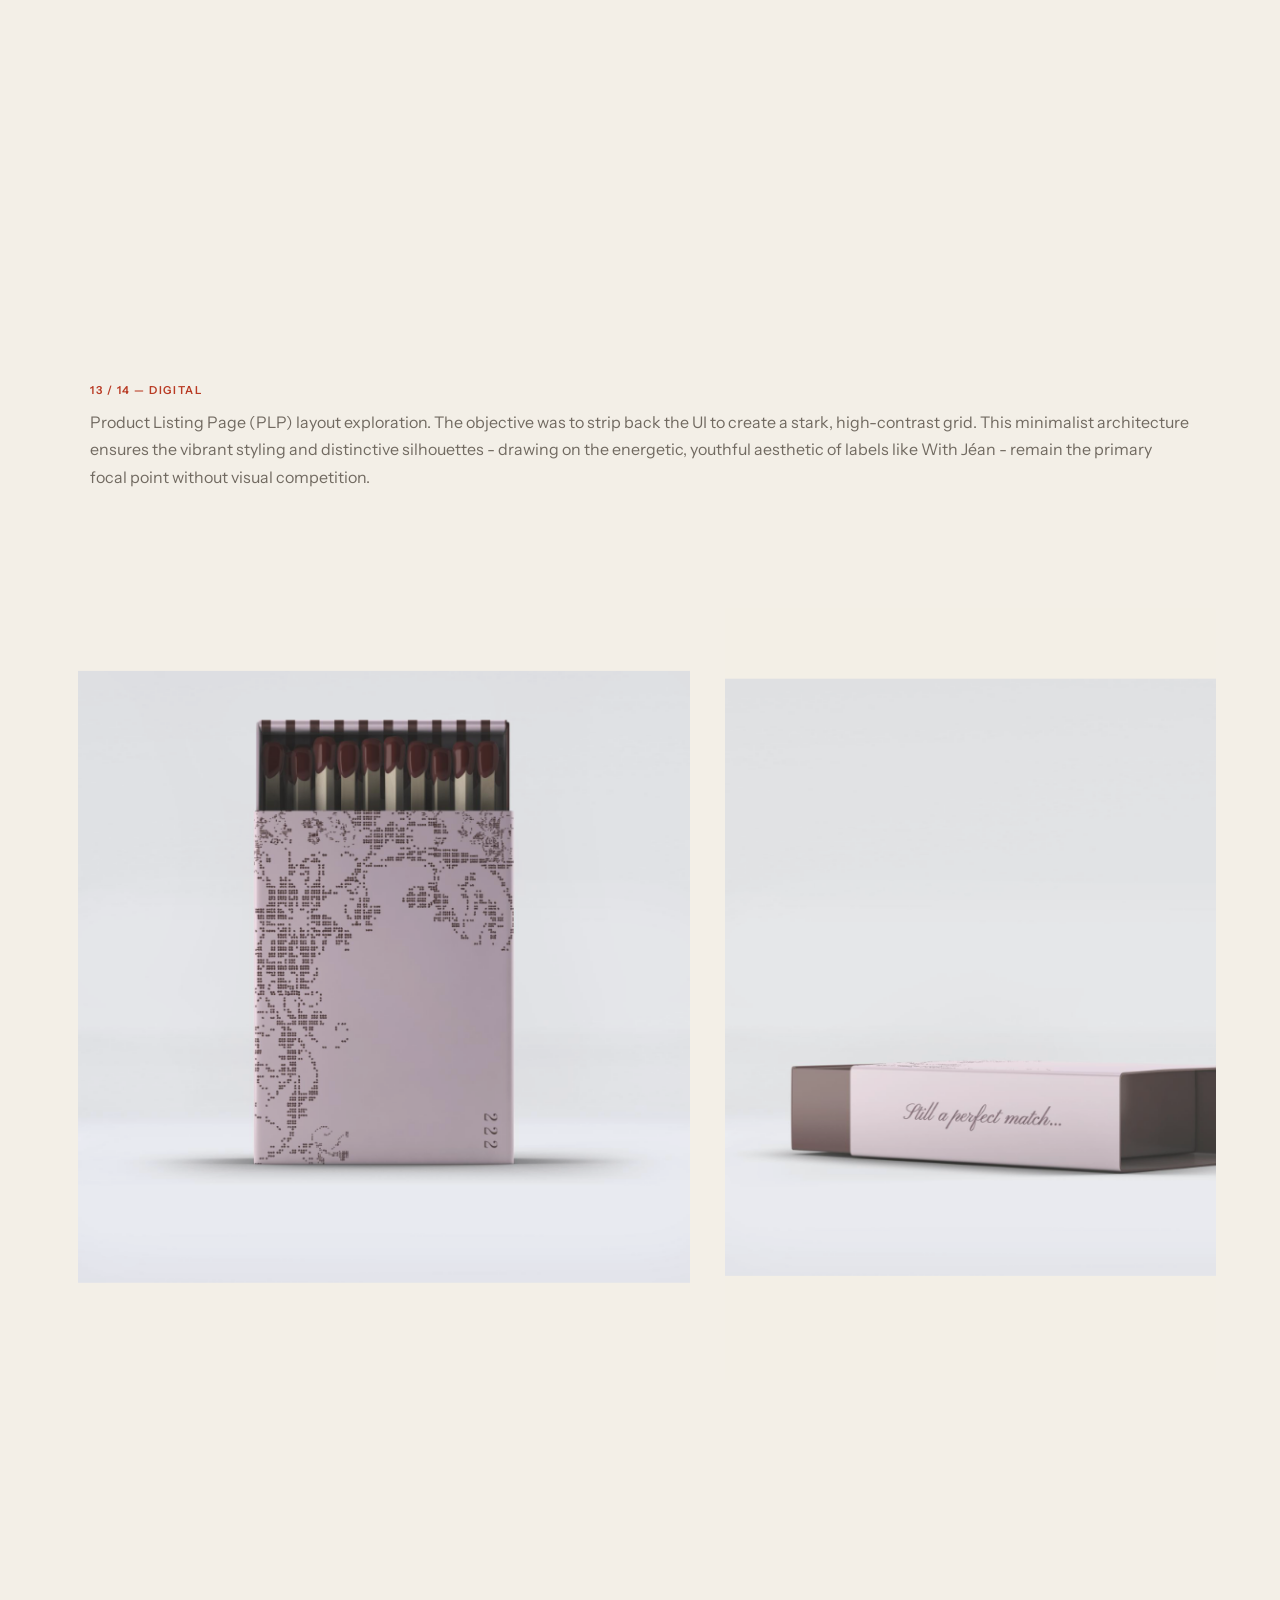
<file: projects/sqrd.html>
<!doctype html><html lang="en"><head><meta charset="utf-8"><meta name="viewport" content="width=device-width,initial-scale=1"><title>sqrd — Olivia Ryley</title>
  <link rel="icon" type="image/png" href="[data-uri]"><link rel="stylesheet" href="project.css"></head><body class="sqrd"><a class="skip-link" href="#main-content">Skip to case study</a><nav class="topbar"><a href="../index.html">Olivia Ryley</a><span style="display:flex;align-items:center;gap:clamp(16px,2.4vw,32px);"><a href="../index.html#index">Index ↗︎</a><a href="../index.html#contact" style="color:var(--red);font-weight:600;">Contact me</a></span></nav><header class="hero"><div class="kicker">07 / 07 — Studio · Clients · Initiative</div><h1>sqrd</h1><p class="intro">The collective I set up — junior-led, full-service, real clients. <em>Already running the thing.</em></p><div class="meta"><span>Studio identity</span><span>Creative direction</span><span>September 2022 – present</span></div></header><main id="main-content"><section class="process"><article><div class="label">01 — Problem</div><h2>Juniors need real work; small brands need sharp design.</h2><p>Two gaps that fit together: emerging designers and independent brands.</p></article><article><div class="label">02 — Role</div><h2>Founder and lead visual designer.</h2><p>I set up sqrd and curated a fresh identity for 222 AVE. Every project shown here was solely made and directed by me.</p></article><article><div class="label">03 — Outcome</div><h2>A studio of my own.</h2><p>Real briefs, delivered. A collective already in motion.</p></article></section><div class="statement">Real clients, real work.<br><span>Not a case study - a&nbsp;studio.</span></div><div class="project-note" style="max-width:900px"><h3>Why sqrd exists</h3><p>We exist because much creative talent is currently underused due to the state of the job market. Our collective allows us to continue doing what we are passionate about while creating meaningful work and gaining real experience. Because we are small and focused, we can offer premium insights that are not crowded by too many opinions. This allows us to stay close to the brand, work with clarity, and deliver considered creative outcomes shaped by depth rather than volume.</p></div><section class="sqrd-gallery">
      <div class="sqrd-divider">Someri</div>
      <p class="sqrd-blurb">Empowering women to possess their bodies - Someri makes your body the statement. Minimalist designs and intentional fabrics highlight the female form with bold simplicity.</p>
      <div class="sqrd-pair">
        <div class="sqrd-logo-stack">
          <figure><img src="../Media/Sqrd/222AVE/someri/longlogoblack.jpeg" alt="Someri long logo lockup"><figcaption><strong>01</strong><span>Hand-rendered by me, typography created for a premium, accessible brand identity, with print-ready files delivered to manufacturer specification.</span></figcaption></figure>
          <figure class="someri-s-figure"><svg class="someri-s-svg" viewBox="0 0 1600 1600" xmlns="http://www.w3.org/2000/svg" role="img" aria-label="Someri short logo mark"><rect width="1600" height="1600" fill="#f5f5f5"/><path class="someri-s-draw" d="M1535.0,617.0 L1529.4,617.9 L1523.8,618.8 L1518.1,619.6 L1512.5,620.5 L1506.9,621.4 L1501.3,622.2 L1495.7,623.1 L1490.1,624.0 L1484.5,624.8 L1478.9,625.7 L1473.3,626.6 L1467.7,627.4 L1462.1,628.3 L1456.5,629.1 L1450.9,630.0 L1445.3,630.8 L1439.7,631.6 L1434.1,632.5 L1428.5,633.3 L1422.9,634.2 L1417.3,635.0 L1411.7,635.8 L1406.1,636.7 L1400.5,637.5 L1394.9,638.4 L1389.3,639.2 L1383.8,640.0 L1378.2,640.9 L1372.6,641.7 L1367.0,642.5 L1361.4,643.4 L1355.9,644.2 L1350.3,645.0 L1344.7,645.8 L1339.1,646.7 L1333.6,647.5 L1328.0,648.3 L1322.4,649.2 L1316.8,650.0 L1311.3,650.8 L1305.7,651.7 L1300.1,652.5 L1294.6,653.3 L1289.0,654.2 L1283.4,655.0 L1277.9,655.9 L1272.3,656.7 L1266.7,657.5 L1261.2,658.4 L1255.6,659.2 L1250.0,660.1 L1244.5,660.9 L1238.9,661.8 L1233.3,662.6 L1227.8,663.5 L1222.2,664.3 L1216.7,665.2 L1211.1,666.1 L1205.5,666.9 L1200.0,667.8 L1194.4,668.7 L1188.9,669.5 L1183.3,670.4 L1177.7,671.3 L1172.2,672.2 L1166.6,673.1 L1161.1,673.9 L1155.5,674.8 L1150.0,675.7 L1144.4,676.6 L1138.8,677.5 L1133.3,678.4 L1127.7,679.3 L1122.2,680.3 L1116.6,681.2 L1111.0,682.1 L1105.5,683.0 L1099.9,683.9 L1094.4,684.9 L1088.8,685.8 L1083.3,686.8 L1077.7,687.7 L1072.1,688.7 L1066.6,689.6 L1061.0,690.6 L1055.5,691.5 L1049.9,692.5 L1044.3,693.5 L1038.8,694.5 L1033.2,695.5 L1027.7,696.5 L1022.1,697.5 L1016.5,698.5 L1011.0,699.5 L1005.4,700.5 L999.8,701.5 L994.3,702.5 L988.7,703.6 L983.1,704.6 L977.6,705.7 L972.0,706.7 L966.4,707.8 L960.9,708.9 L955.3,709.9 L949.7,711.0 L944.2,712.1 L938.6,713.2 L933.0,714.3 L927.4,715.4 L921.9,716.5 L916.3,717.7 L910.7,718.8 L905.1,719.9 L899.6,721.1 L894.0,722.2 L888.4,723.4 L882.8,724.6 L877.2,725.8 L871.7,726.9 L866.1,728.1 L860.5,729.3 L854.9,730.5 L849.3,731.7 L843.8,733.0 L838.2,734.2 L832.6,735.4 L827.0,736.6 L821.4,737.8 L815.9,739.1 L810.3,740.3 L804.7,741.5 L799.2,742.7 L793.6,744.0 L788.0,745.2 L782.5,746.4 L776.9,747.7 L771.4,748.9 L765.8,750.1 L760.3,751.4 L754.7,752.6 L749.2,753.8 L743.6,755.1 L738.1,756.3 L732.6,757.5 L727.1,758.7 L721.6,759.9 L716.0,761.1 L710.5,762.3 L705.0,763.5 L699.5,764.7 L694.0,765.9 L688.6,767.1 L683.1,768.2 L677.6,769.4 L672.1,770.6 L666.7,771.7 L661.2,772.9 L655.8,774.0 L650.4,775.1 L644.9,776.2 L639.5,777.3 L634.1,778.4 L628.7,779.5 L623.3,780.6 L617.9,781.6 L612.5,782.7 L607.2,783.7 L601.8,784.8 L596.4,785.8 L591.1,786.8 L585.7,787.9 L580.3,788.9 L575.0,790.0 L569.6,791.1 L564.2,792.2 L558.9,793.3 L553.5,794.4 L548.1,795.6 L542.6,796.8 L537.2,798.1 L531.8,799.4 L526.3,800.8 L520.8,802.2 L515.3,803.6 L509.8,805.1 L504.2,806.7 L498.6,808.4 L493.0,810.1 L487.4,811.9 L481.7,813.7 L476.0,815.7 L470.3,817.7 L464.5,819.9 L458.7,822.1 L452.8,824.4 L447.0,826.8 L441.5,829.4 L436.6,832.2 L432.6,835.2 L429.8,838.6 L428.4,842.3 L428.7,846.4 L430.2,850.8 L432.2,855.6 L434.2,860.6 L435.6,865.9 L436.5,871.4 L436.9,876.9 L436.7,882.6 L436.0,888.4 L434.8,894.1 L433.1,899.8 L430.8,905.5 L428.1,911.0 L425.0,916.3 L421.6,921.4 L418.2,926.1 L414.6,930.5 L410.9,934.6 L407.1,938.5 L403.3,942.1 L399.3,945.6 L395.2,948.9 L391.1,952.0 L386.8,955.1 L382.4,958.0 L377.9,961.0 L373.3,963.9 L368.6,966.9 L363.8,969.9 L358.9,972.9 L353.8,976.1 L348.7,979.4 L343.5,982.6 L338.2,985.9 L332.9,989.1 L327.5,992.3 L322.0,995.3 L316.6,998.2 L311.1,1000.9 L305.5,1003.4 L300.0,1005.7 L294.5,1007.6 L289.0,1009.3 L283.6,1010.6 L278.1,1011.5 L272.8,1012.1 L267.5,1012.1 L262.2,1011.7 L257.0,1010.7 L252.0,1009.2 L247.0,1007.2 L242.2,1004.4 L237.7,1001.0 L234.0,996.8 L231.2,991.9 L229.3,986.5 L228.5,981.1 L228.6,976.0 L229.7,971.0 L231.5,966.3 L234.1,961.7 L237.1,957.2 L240.6,952.6 L244.5,948.0 L248.7,943.3 L253.1,938.6 L257.9,933.9 L262.9,929.2 L268.1,924.4 L273.5,919.7 L279.1,915.0 L284.9,910.3 L290.8,905.7 L296.8,901.1 L302.9,896.5 L309.1,892.0 L315.3,887.6 L321.5,883.3 L327.7,879.1 L333.8,874.9 L339.9,870.9 L345.9,867.0 L351.8,863.2 L357.6,859.6 L363.2,856.2 L368.6,852.8 L373.8,849.7 L378.8,846.7 L383.6,844.0 L388.0,841.4 L392.2,839.0 L396.0,836.9 L399.5,835.0 L402.6,833.3 L405.3,831.9 L407.6,830.7 L409.5,829.8 L410.8,829.2 L411.7,828.8 L412.1,828.8 L411.9,829.1 L411.2,829.6 L410.0,830.4 L408.4,831.6 L406.2,832.9 L403.7,834.6 L400.7,836.4 L397.4,838.5 L393.7,840.9 L389.6,843.4 L385.3,846.1 L380.6,849.0 L375.7,852.1 L370.6,855.4 L365.3,858.8 L359.7,862.3 L354.0,866.0 L348.1,869.8 L342.1,873.7 L336.1,877.7 L329.9,881.8 L323.7,885.9 L317.5,890.1 L311.2,894.4 L305.0,898.7 L298.8,903.1 L292.7,907.5 L286.7,911.8 L280.8,916.2 L275.0,920.6 L269.4,924.9 L264.0,929.2 L258.8,933.5 L253.9,937.7 L249.2,942.0 L245.0,946.3 L241.1,950.6 L237.7,955.0 L234.8,959.5 L232.4,964.2 L230.7,969.0 L229.6,974.0 L229.2,979.2 L229.6,984.7 L230.8,990.4 L232.7,996.0 L235.5,1001.1 L239.0,1005.6 L243.2,1009.0 L248.0,1011.4 L253.4,1012.8 L259.1,1013.3 L265.1,1013.1 L271.3,1012.3 L277.5,1011.0 L283.6,1009.1 L289.5,1007.0 L295.1,1004.6 L300.6,1002.1 L305.8,999.4 L311.0,996.8 L316.1,994.1 L321.2,991.6 L326.3,989.2 L331.4,986.8 L336.5,984.5 L341.5,982.2 L346.5,980.0 L351.5,977.7 L356.4,975.4 L361.3,973.0 L366.1,970.6 L370.9,968.0 L375.6,965.4 L380.2,962.6 L384.7,959.6 L389.1,956.5 L393.5,953.1 L397.7,949.6 L401.9,945.7 L405.9,941.7 L409.8,937.3 L413.6,932.6 L417.2,927.6 L420.7,922.3 L424.0,916.6 L427.1,910.7 L430.0,904.7 L432.5,898.6 L434.6,892.5 L436.4,886.4 L437.7,880.5 L438.5,874.7 L438.7,869.3 L438.4,864.2 L437.4,859.5 L435.7,855.2 L433.3,851.6 L430.1,848.6 L426.1,846.2 L421.3,844.6 L415.8,843.6 L410.0,842.7 L404.3,841.8 L398.9,840.3 L394.2,837.9 L390.4,834.6 L387.3,830.4 L384.8,825.6 L382.6,820.4 L380.5,815.0 L378.5,809.6 L376.2,804.4 L373.5,799.7 L370.2,795.6 L366.5,792.0 L362.3,789.0 L357.7,786.4 L352.7,784.2 L347.4,782.4 L341.9,781.0 L336.1,779.9 L330.2,779.0 L324.1,778.3 L318.0,777.8 L311.8,777.4 L305.6,777.2 L299.5,776.9 L293.5,776.7 L287.6,776.4 L281.8,776.1 L276.0,775.9 L270.4,775.6 L264.8,775.3 L259.3,774.9 L253.8,774.6 L248.4,774.2 L243.0,773.8 L237.7,773.4 L232.3,773.0 L227.0,772.5 L221.7,772.0 L216.4,771.5 L211.1,770.9 L205.8,770.3 L200.4,769.7 L195.0,769.0 L189.6,768.3 L184.1,767.5 L178.6,766.7 L173.0,765.9 L167.3,764.9 L161.6,764.0 L155.7,763.0 L149.8,761.9 L143.7,760.8 L137.6,759.6 L131.5,758.3 L125.3,757.0 L119.2,755.4 L113.3,753.8 L107.4,751.9 L101.8,749.9 L96.3,747.6 L91.2,745.2 L86.4,742.4 L81.9,739.4 L77.9,736.1 L74.3,732.5 L71.2,728.5 L68.6,724.3 L66.5,719.7 L64.8,714.9 L63.6,709.9 L62.8,704.7 L62.4,699.4 L62.3,693.9 L62.7,688.3 L63.5,682.7 L64.6,676.9 L66.0,671.2 L67.8,665.5 L69.9,659.8 L72.3,654.2 L75.0,648.7 L77.9,643.4 L81.1,638.1 L84.6,633.1 L88.2,628.3 L92.1,623.7 L96.2,619.4 L100.5,615.4 L104.9,611.7 L109.5,608.4 L114.3,605.4 L119.1,602.9 L124.1,600.8 L129.2,599.2" fill="none" stroke="#171511" stroke-width="68" stroke-linecap="round" stroke-linejoin="round"/><path class="someri-s-fill" d="M16,708 L20,729 L31,749 L59,772 L94,786 L163,798 L317,807 L340,811 L351,817 L351,829 L330,851 L216,927 L195,947 L182,968 L182,999 L198,1021 L219,1031 L258,1034 L303,1026 L340,1013 L378,994 L408,973 L427,955 L450,924 L462,897 L469,861 L474,851 L488,841 L520,830 L592,812 L698,791 L1025,734 L1308,691 L1549,661 L1564,654 L1575,643 L1582,628 L1583,611 L1577,593 L1566,580 L1551,572 L1533,570 L1133,641 L888,689 L749,721 L465,798 L437,802 L399,777 L346,756 L286,744 L171,730 L134,721 L110,710 L100,699 L100,685 L109,671 L148,630 L161,600 L161,588 L156,577 L142,568 L128,565 L85,587 L64,603 L44,624 L24,658 L17,685 Z M410,888 L409,897 L399,911 L329,961 L286,984 L268,987 L263,983 L263,977 L280,958 L344,912 L393,883 L403,882 Z" fill="#171511" fill-rule="evenodd"/></svg><figcaption><strong>02</strong><span>Abstract "S" emblem, illustrated by me, optimised for versatile, multi-channel branding.</span></figcaption></figure>
        </div>
        <figure class="sqrd-portrait sqrd-portrait-nocrop"><img src="../Media/Sqrd/222AVE/someri/somerieditorial1.jpg.webp" alt="Someri editorial photography"><figcaption><strong>03</strong><span>Someri — editorial</span></figcaption></figure>
      </div>
      <figure class="sqrd-wide"><img src="../Media/Sqrd/222AVE/someri/black.png" alt="Someri campaign photography on black background"><figcaption><strong>04</strong><span>Someri — campaign photography, directed by me</span></figcaption></figure>
      <div class="sqrd-duo">
        <figure><img src="../Media/Sqrd/222AVE/someri/voguearabia1.jpg.webp" alt="Someri feature in Vogue Arabia"></figure>
        <figure><img src="../Media/Sqrd/222AVE/someri/voguearabia2.jpg.webp" alt="Someri feature in Vogue Arabia, second page"></figure>
      </div>
      <div class="sqrd-note" style="max-width:900px;margin:0 auto">
        <h3>05 / 06 — Press</h3>
        <p class="vogue-line" style="font-weight:700;max-width:none"><span style="font-size:1.3em;color:var(--ink);font-family:'Schibsted Grotesk',sans-serif;letter-spacing:-0.02em">As seen in Vogue Arabia</span>.</p>
      </div>
      <figure class="sqrd-wide"><video controls autoplay muted loop playsinline><source src="../Media/Sqrd/222AVE/someri/Somerivideo.mp4" type="video/mp4"></video><figcaption><strong>07</strong><span>Someri — motion identity, storyboarded by me for a mysterious, VHS-tape feel</span></figcaption></figure>
      <figure class="sqrd-wide"><img src="../Media/Sqrd/222AVE/someri/landingpage%20someri.png" alt="Someri landing page hero"><figcaption><strong>08</strong><span>Art direction contrasting architectural brick textures with soft, golden-hour lighting.</span></figcaption></figure>
      <div class="sqrd-apple-stage">
        <div class="sqrd-apple-rail">
          <figure><img src="../Media/Sqrd/222AVE/someri/websitedesign1.png" alt="Someri website design, first view"></figure>
          <figure><img src="../Media/Sqrd/222AVE/someri/website2.png" alt="Someri website design, second view"></figure>
        </div>
      </div>
      <div class="sqrd-zoom-captions"><strong>09 / 10</strong><span>Website design concept for Someri, translating a minimalist, body-positive identity into a clean e-commerce experience.</span></div>

      <div class="sqrd-divider">222 AVE</div>
      <p class="sqrd-blurb">Curated women's fashion for the GCC's fashion-engaged, digitally fluent shopper - bridging fragmented access to niche and emerging designers through thoughtful curation and a brand-led approach. Curation over consumption. Quality over excess. Style with longevity.</p>
      <div class="sqrd-logo-stack">
        <figure><img src="../Media/Sqrd/222AVE/222logo2.png" alt="222 AVE brand mark"><figcaption><strong>11</strong><span>Logo 1, styled by me</span></figcaption></figure>
        <figure><img src="../Media/Sqrd/222AVE/222logo1.png" alt="222 AVE logo"><figcaption><strong>12</strong><span>Logo 2, styled by me</span></figcaption></figure>
      </div>
      <div class="sqrd-apple-stage sqrd-apple-stage-lg">
        <div class="sqrd-apple-rail">
          <figure><img src="../Media/Sqrd/222AVE/222web1.png" alt="222 AVE website"></figure>
          <figure><img src="../Media/Sqrd/222AVE/222web2.png" alt="222 AVE website product listing page grid"></figure>
        </div>
      </div>
      <div class="sqrd-note" style="max-width:1100px;margin:0 auto">
        <h3>13 / 14 — Digital</h3>
        <p style="max-width:none">Product Listing Page (PLP) layout exploration. The objective was to strip back the UI to create a stark, high-contrast grid. This minimalist architecture ensures the vibrant styling and distinctive silhouettes - drawing on the energetic, youthful aesthetic of labels like With Jéan - remain the primary focal point without visual competition.</p>
      </div>
      <div class="sqrd-apple-stage sqrd-apple-stage-matchbox">
        <div class="sqrd-apple-rail">
          <figure><img src="../Media/Sqrd/222AVE/Matchbox%20packaging/use1.jpeg" alt="222 AVE matchbox packaging mockup, open box"></figure>
          <figure><img src="../Media/Sqrd/222AVE/Matchbox%20packaging/use2.jpeg" alt="222 AVE matchbox packaging mockup"></figure>
          <figure><img src="../Media/Sqrd/222AVE/Matchbox%20packaging/use3.jpeg" alt="222 AVE matchbox packaging mockup"></figure>
          <figure><img src="../Media/Sqrd/222AVE/Matchbox%20packaging/use4.png" alt="222 AVE matchbox packaging dieline, burgundy colourway"></figure>
          <figure><img src="../Media/Sqrd/222AVE/Matchbox%20packaging/use5.jpeg" alt="222 AVE matchbox packaging mockup"></figure>
          <figure><img src="../Media/Sqrd/222AVE/Matchbox%20packaging/use6.jpeg" alt="222 AVE matchbox packaging mockup"></figure>
          <figure><img src="../Media/Sqrd/222AVE/Matchbox%20packaging/use8.jpeg" alt="222 AVE matchbox packaging mockup"></figure>
        </div>
      </div>
      <div class="sqrd-zoom-captions"><strong>15 / 21</strong><span>Designed and created dieline versions of matchboxes for their launch event and PR boxes, incorporating 222 AVE's Y2K summer 2026 aesthetic and colour palettes.</span></div>
      <figure class="sqrd-wide"><img src="../Media/Sqrd/222AVE/WhatsApp%20Image%202026-03-13%20at%2011.28.55%E2%80%AFam.jpeg" alt="222 AVE cross-stitch brand pattern"><figcaption><strong>22</strong><span>Creating visual tension by contrasting delicate styling with heavy digital elements to establish a distinct, modern brand identity.</span></figcaption></figure>
      <div class="sqrd-pair">
        <figure class="sqrd-portrait"><img src="../Media/Sqrd/222AVE/Matchbox%20packaging/postacrd.png" alt="222 AVE Quietly Confident postcard mockup"><figcaption><strong>23</strong><span>222 AVE — postcard</span></figcaption></figure>
        <div class="sqrd-note">
          <h3>PR postcards</h3>
          <p>Made to travel inside PR boxes - simple, embossed postcards designed for a quiet, luxurious feel in the hand. The logo design and the art direction of the imagery are both mine.</p>
        </div>
      </div>

      <div class="sqrd-divider">Love Me Tender Florals</div>
      <p class="sqrd-blurb">A London flower arrangement company, elegant and sophisticated yet fun and playful - the identity combines bold colour with graceful typography to capture both sides of the brand.</p>
      <figure class="sqrd-lead"><img src="../Media/Sqrd/Loveme/Screenshot%202026-09-07%20at%2010.19.15%E2%80%AFpm.png" alt="Love Me Tender Florals wordmark"><figcaption><strong>24</strong><span>Finalised logo</span></figcaption></figure>
      <figure class="sqrd-wide"><img src="../Media/Sqrd/Loveme/Screenshot%202026-09-07%20at%2010.19.31%E2%80%AFpm.png" alt="Love Me Tender Florals tag mockups"><figcaption><strong>25</strong><span>Applied across product tags in multiple iterations, testing colourway and lockup variation on the mockup labels to arrive at the most versatile mark.</span></figcaption></figure>

      <div class="sqrd-divider">SonderSkin</div>
      <p class="sqrd-blurb">A skincare brand built around a system of smart, eczema-specific care designed to evolve with the user - blending clinically supported ingredients with accessible design, customisation tools and flexible subscriptions to reshape eczema care from the inside out. The identity reshapes how eczema skincare looks, moving it from scary and clinical to friendly and aesthetic.</p>
      <figure class="sqrd-lead"><img src="../Media/Sqrd/Skincare/Logosonder.png" alt="SonderSkin logo"><figcaption><strong>26</strong><span>SonderSkin — logo</span></figcaption></figure>
      <div class="sqrd-apple-stage sqrd-apple-stage-skincare">
        <div class="sqrd-apple-rail">
          <figure><img src="../Media/Sqrd/Skincare/website.png" alt="SonderSkin website mockup"></figure>
          <figure><img src="../Media/Sqrd/Skincare/mockup2.png" alt="SonderSkin Instagram post mockup" style="border-radius:18px"></figure>
          <figure class="sqrd-apple-figure-lg"><img src="../Media/Sqrd/Skincare/overview.png" alt="SonderSkin brand book overview"></figure>
          <figure class="sqrd-apple-figure-lg"><img src="../Media/Sqrd/Skincare/package.png" alt="SonderSkin packaging dielines"></figure>
        </div>
      </div>
      <div class="sqrd-zoom-captions"><strong>27 / 30</strong><span>Desktop e-commerce interface for Sonder Skin featuring intuitive navigation and a prominent call-to-action, pairing high-texture macro product photography with an interactive quiz funnel to drive personalised user journeys - alongside comprehensive brand guidelines detailing logo construction, structured colour palettes, typographic hierarchy and flatpack dieline creation for the outer packaging.</span></div>

      <div class="sqrd-divider">Yojo</div>
      <p class="sqrd-blurb">A Japanese grill company launching next year, taking a modern take on grill night - trading a clean, polished feel for something more relatable and lived-in. Secondary type and logo created by me.</p>
      <figure class="sqrd-wide"><img src="../Media/Sqrd/Yojo/yojo-1.png" alt="Yojo wordmark colour variations on a grill photo"><figcaption><strong>31</strong><span>Logo suite exploration for Yojo Grill, featuring a chunky, retro-inspired primary logotype paired with a relaxed, handwritten secondary font across multiple colourways. Contrasting playful, heavy typography with raw, contextual background photography to establish a vibrant and approachable identity.</span></figcaption></figure>
      <figure class="sqrd-wide"><img src="../Media/Sqrd/Yojo/yojo-2.png" alt="Yojo small logo colour system"><figcaption><strong>32</strong><span>Monogram logo matrix demonstrating solid and monoline variations across the brand's core colour palette. Establishing a scalable, systematic approach to secondary brand assets to ensure legibility and versatility across diverse physical and digital touchpoints.</span></figcaption></figure>
      <figure class="sqrd-wide"><img src="../Media/Sqrd/Yojo/yojo-3.png" alt="Yojo colour palette: Dusk, Ember, Linen, Rose, Olive"><figcaption><strong>33</strong><span>Yojo — colour palette</span></figcaption></figure>
      <figure class="sqrd-wide"><img src="../Media/Sqrd/Yojo/yojo-4.png" alt="Yojo doodle illustrations and typeface exploration"><figcaption><strong>34</strong><span>Utilising organic illustrations and relaxed, handwritten secondary typography to capture the communal, approachable atmosphere of an interactive dining experience.</span></figcaption></figure>
      <figure class="sqrd-wide"><img src="../Media/Sqrd/Yojo/yojo-5.png" alt="Yojo grill night waitlist landing page"><figcaption><strong>35</strong><span>Split-pane landing page layout pairing a functional event registration form with stylised, mixed-media photography.</span></figcaption></figure>

      <div class="sqrd-divider">Beyond the Label</div>
      <p class="sqrd-blurb" style="max-width:900px;margin:0 auto;text-align:center">A brief that seeks to uncover deceptive practices, such as greenwashing, in the fashion industry - promoting awareness about transparency and encouraging consumers to consider the true nature of products by looking beyond the label.</p>
      <div class="sqrd-pair">
        <figure><img src="../Media/Sqrd/Beyondlabel/Logomain.JPG" alt="Beyond the Label logo, made from a scanned texture of cracked paint on a screen-printed t-shirt"><figcaption><strong>36</strong><span>Beyond the Label — logo</span></figcaption></figure>
        <figure><img src="../Media/Sqrd/Beyondlabel/Skatertshirt.png" alt="Beyond the Label t-shirt design"><figcaption><strong>37</strong><span>Beyond the Label — apparel</span></figcaption></figure>
      </div>
      <p class="sqrd-blurb" style="max-width:900px;margin:0 auto;text-align:center">The logo is the texture itself: a scan of the t-shirt I made, screen-printed with a hidden message under a layer of paint that turns transparent when wet, revealing "beyond the label" underneath. Wash it - greenwash it - again and again and the paint cracks further; that cracked surface became the mark. Commissioned by a fast fashion brand in Hampstead and used as the centrepiece of a talk on greenwashing.</p>
      <div class="sqrd-pair">
        <figure><img src="../Media/Sqrd/Beyondlabel/Labeltags.png" alt="Beyond the Label swing tags"><figcaption><strong>38</strong><span>Beyond the Label — tags</span></figcaption></figure>
        <figure><img src="../Media/Sqrd/Beyondlabel/TSHIRTunrevealaed.JPG" alt="Beyond the Label t-shirt campaign shot"><figcaption><strong>39</strong><span>Beyond the Label — campaign</span></figcaption></figure>
      </div>
      <figure class="sqrd-wide"><video controls autoplay muted loop playsinline><source src="../Media/Sqrd/Beyondlabel/ScreenRecording_09-09-2026%2011-08-40%E2%80%AFpm_1.mov" type="video/quicktime"></video><figcaption><strong>40</strong><span>Beyond the Label — site walkthrough</span></figcaption></figure>
    </section><div class="next"><a href="checked-in.html"><div class="label">Back to project · 01</div><h2>Checked In ↗︎</h2></a><a href="../index.html#index"><div class="label">Return to index</div></a></div></main>
  <script>
    (function(){
      var stage = document.querySelector('.sqrd-pan-stage');
      var win = document.querySelector('.sqrd-pan-window');
      var img = win ? win.querySelector('img') : null;
      if (!stage || !win || !img) return;
      var reduceMotion = window.matchMedia && window.matchMedia('(prefers-reduced-motion: reduce)').matches;
      if (reduceMotion) { img.style.left = '50%'; img.style.transform = 'translateX(-50%)'; return; }
      stage.classList.add('pin-active');
      var maxTranslate = 0;
      var rafPending = false;
      function measure(){
        if (!(img.naturalWidth && img.naturalHeight)) return;
        var winRect = win.getBoundingClientRect();
        var renderedWidth = winRect.height * (img.naturalWidth / img.naturalHeight);
        maxTranslate = Math.max(0, renderedWidth - winRect.width);
        var extraVh = Math.min(180, Math.max(80, (maxTranslate / window.innerWidth) * 100)) + 30;
        stage.style.height = (100 + extraVh) + 'vh';
        drive();
      }
      if (img.complete) measure(); else img.addEventListener('load', measure);
      window.addEventListener('resize', measure);
      function drive(){
        rafPending = false;
        var rect = stage.getBoundingClientRect();
        var total = stage.offsetHeight - window.innerHeight;
        if (total <= 0) return;
        var trigger = window.innerHeight * 0.12;
        var progress = Math.max(0, Math.min(1, (trigger - rect.top) / total));
        img.style.transform = 'translateX(-' + (progress * maxTranslate).toFixed(1) + 'px)';
      }
      window.addEventListener('scroll', function(){
        if (!rafPending) { rafPending = true; requestAnimationFrame(drive); }
      }, { passive: true });
      setTimeout(function(){ measure(); drive(); }, 300);
    })();

    (function(){
      var stage = document.querySelector('.sqrd-zoom-stage');
      if (!stage) return;
      var imgA = stage.querySelector('.sqrd-zoom-img-a');
      var imgB = stage.querySelector('.sqrd-zoom-img-b');
      var reduceMotion = window.matchMedia && window.matchMedia('(prefers-reduced-motion: reduce)').matches;
      if (reduceMotion) { imgA.style.opacity = '1'; imgB.style.opacity = '0'; return; }
      stage.classList.add('pin-active');
      var rafPending = false;
      function drive(){
        rafPending = false;
        var rect = stage.getBoundingClientRect();
        var total = stage.offsetHeight - window.innerHeight;
        if (total <= 0) return;
        var trigger = window.innerHeight * 0.12;
        var progress = Math.max(0, Math.min(1, (trigger - rect.top) / total));
        var aScale, bScale, aOpacity, bOpacity;
        if (progress < 0.45) {
          aScale = 1 + (progress / 0.45) * 0.35; aOpacity = 1;
          bScale = 1; bOpacity = 0;
        } else if (progress < 0.55) {
          var t = (progress - 0.45) / 0.1;
          aScale = 1.35; aOpacity = 1 - t;
          bScale = 1; bOpacity = t;
        } else {
          aScale = 1.35; aOpacity = 0;
          var t2 = (progress - 0.55) / 0.45;
          bScale = 1 + t2 * 0.35; bOpacity = 1;
        }
        imgA.style.transform = 'scale(' + aScale.toFixed(3) + ')';
        imgA.style.opacity = aOpacity.toFixed(3);
        imgB.style.transform = 'scale(' + bScale.toFixed(3) + ')';
        imgB.style.opacity = bOpacity.toFixed(3);
      }
      window.addEventListener('scroll', function(){
        if (!rafPending) { rafPending = true; requestAnimationFrame(drive); }
      }, { passive: true });
      window.addEventListener('resize', drive);
      setTimeout(drive, 300);
    })();

    Array.prototype.forEach.call(document.querySelectorAll('.sqrd-apple-stage'), function(stage){
      var rail = stage.querySelector('.sqrd-apple-rail');
      if (!rail) return;
      var figures = Array.from(rail.querySelectorAll('figure'));
      var reduceMotion = window.matchMedia && window.matchMedia('(prefers-reduced-motion: reduce)').matches;
      function updateScale(){
        if (!figures.length) return;
        var railRect = rail.getBoundingClientRect();
        var centerX = railRect.left + railRect.width / 2;
        var half = railRect.width / 2 || 1;
        figures.forEach(function(fig){
          var fr = fig.getBoundingClientRect();
          var figCenter = fr.left + fr.width / 2;
          var norm = Math.min(1, Math.abs(figCenter - centerX) / half);
          fig.style.transform = 'scale(' + (1 - norm * 0.1).toFixed(3) + ')';
          fig.style.opacity = (1 - norm * 0.3).toFixed(3);
        });
      }
      if (reduceMotion) { updateScale(); return; }
      stage.classList.add('pin-active');
      var rafPending = false;
      function drive(){
        rafPending = false;
        var rect = stage.getBoundingClientRect();
        var total = stage.offsetHeight - window.innerHeight;
        if (total <= 0) return;
        var trigger = window.innerHeight * 0.12;
        var progress = Math.max(0, Math.min(1, (trigger - rect.top) / total));
        var maxScroll = rail.scrollWidth - rail.clientWidth;
        rail.scrollLeft = progress * maxScroll;
        updateScale();
      }
      window.addEventListener('scroll', function(){
        if (!rafPending) { rafPending = true; requestAnimationFrame(drive); }
      }, { passive: true });
      window.addEventListener('resize', drive);
      setTimeout(drive, 300);
    });
  </script>
<script>(function(){var sections=document.querySelectorAll('.process, .statement, .project-note, section.gallery, .role-detail');var reduceMotion=window.matchMedia&&window.matchMedia('(prefers-reduced-motion: reduce)').matches;if(reduceMotion||!('IntersectionObserver' in window))return;sections.forEach(function(el){el.classList.add('reveal-ready');});var observer=new IntersectionObserver(function(entries){entries.forEach(function(entry){if(entry.isIntersecting){entry.target.classList.add('is-visible');observer.unobserve(entry.target);}});},{threshold:0.15});sections.forEach(function(el){observer.observe(el);});})();</script>
<script>(function(){var figure=document.querySelector('.someri-s-figure');if(!figure)return;var reduceMotion=window.matchMedia&&window.matchMedia('(prefers-reduced-motion: reduce)').matches;if(reduceMotion||!('IntersectionObserver' in window)){figure.classList.add('is-drawn');return;}function replay(){figure.classList.add('reset-instant');figure.classList.remove('is-drawn');void figure.offsetWidth;figure.classList.remove('reset-instant');void figure.offsetWidth;figure.classList.add('is-drawn');}var observer=new IntersectionObserver(function(entries){entries.forEach(function(entry){if(entry.isIntersecting){setTimeout(function(){figure.classList.add('is-drawn');setInterval(replay,15000);},2000);observer.unobserve(entry.target);}});},{threshold:0.4});observer.observe(figure);})();</script>
</body></html>
</file>
<file: projects/project.css>
@import url('https://fonts.googleapis.com/css2?family=Schibsted+Grotesk:wght@400;500;600;700;800&family=Instrument+Sans:wght@400;500;600&display=swap');

:root{--ink:#171511;--paper:#f3efe7;--red:#e84a2d;--red-text:#b93b24;--muted:#716a61;--line:rgba(23,21,17,.18);--wash:#e7e2d6}
*{box-sizing:border-box;hyphens:none}
p{text-wrap:pretty}
html{scroll-behavior:smooth}
body{margin:0;background:var(--paper);color:var(--ink);font-family:'Schibsted Grotesk',sans-serif;overflow-x:hidden}
body.checked-in{--red:#df5b91;--red-text:#9c3f65;--wash:#edf1f8}
body.trax{--red:#355314;--red-text:#355314;--wash:#16181b;--paper:#f0eee8;--ink:#101114}
body.on{--red:#a4e94f;--red-text:#527427;--wash:#e5eef2}
body.dissertation{--red:#9d2d29;--red-text:#9d2d29;--wash:#e8e1d7}
body.you-are-here{--red:#e8a04a;--red-text:#8b602c;--wash:#d9d3c7}
body.emma-basic{--red:#6d9e54;--red-text:#4c6e3a;--wash:#e5eadc}
body.sqrd{--red:#e84a2d;--red-text:#b93b24;--wash:#f0d6cb}
body.dissertation .hero h1{white-space:nowrap;font-size:clamp(58px,12vw,190px)}
@media(max-width:520px){body.dissertation .hero h1{white-space:normal;font-size:clamp(40px,15vw,190px)}}
.dissertation-gallery{max-width:none;margin:0;padding:0;display:block}
.dissertation-gallery figure{border:0;background:var(--paper);overflow:hidden}
.dissertation-gallery figure img{display:block;width:100%;max-width:760px;margin:0 auto;height:auto;aspect-ratio:auto;object-fit:contain;background:var(--paper)}
.dissertation .sqrd-apple-rail figure{height:90vh}
.dissertation .sqrd-zoom-window{height:56vh}
@media(max-width:900px){.dissertation .sqrd-apple-rail figure{height:84vh}}
@media(max-width:700px){.dissertation .sqrd-apple-rail figure{height:92vh}}
.dissertation-gallery figcaption{max-width:1340px;margin:2px auto 0;padding:16px clamp(20px,5vw,80px) 26px;background:var(--paper);border-top:1px solid var(--line)}
.dissertation-gallery.pair{display:grid;grid-template-columns:repeat(2,minmax(0,1fr));gap:clamp(24px,4vw,56px);align-items:start;max-width:1340px;margin:0 auto;padding:0 clamp(20px,5vw,80px)}
.dissertation-gallery.pair figure{margin:0}
.dissertation-gallery.pair figure img{max-width:none;width:100%;height:56vh;object-fit:contain}
.dissertation-gallery.pair figcaption{max-width:none;margin:2px 0 0;padding:16px 0 0;border-top:1px solid var(--line)}
@media(max-width:700px){.dissertation-gallery.pair{grid-template-columns:1fr}}
body:has(img[src*="Checked%20In"]){--red:#df5b91;--wash:#edf1f8}
body:has(img[src*="Trax"]){--red:#c4ff66;--wash:#16181b;--paper:#f0eee8;--ink:#101114}
body:has(img[src*="On"]){--red:#a4e94f;--wash:#e5eef2}
body:has(img[src*="Dissertation"]){--red:#9d2d29;--wash:#e8e1d7}
body:has(source[src*="You%20are%20here"]){--red:#e8a04a;--wash:#d9d3c7}
body:has(img[src*="Emma%20Basic"]){--red:#6d9e54;--wash:#e5eadc}
body:has(img[src*="Sqrd"]){--red:#e84a2d;--wash:#f0d6cb}
a{color:inherit;text-decoration:none}
.skip-link{position:absolute;left:20px;top:-60px;z-index:10;background:var(--ink);color:var(--paper);padding:12px 20px;font:12px 'Instrument Sans',sans-serif;letter-spacing:.08em;text-transform:uppercase;border-radius:4px;transition:top .2s ease}
.skip-link:focus{top:20px}
.topbar{position:fixed;top:0;left:0;right:0;z-index:5;display:flex;justify-content:space-between;padding:20px clamp(20px,5vw,80px);font:11px 'Instrument Sans',sans-serif;letter-spacing:.14em;text-transform:uppercase;mix-blend-mode:difference;color:#fff}
.topbar a:hover{color:var(--red)}
.hero{min-height:92svh;background:var(--ink);color:var(--paper);padding:clamp(120px,16vh,190px) clamp(20px,8vw,140px) clamp(70px,10vh,120px);display:flex;flex-direction:column;justify-content:flex-end;position:relative}
.emma-basic .hero{min-height:clamp(560px,78svh,760px);padding-top:90px;justify-content:center}
.hero::after{content:'';position:absolute;right:clamp(20px,8vw,140px);bottom:clamp(48px,8vh,100px);width:clamp(70px,12vw,170px);height:clamp(70px,12vw,170px);border:1px solid color-mix(in srgb,var(--red) 70%,transparent);border-radius:50%;opacity:.5}
.hero-film{position:absolute;inset:0;width:100%;height:100%;object-fit:cover;opacity:.48;mix-blend-mode:screen}
.hero-shade{position:absolute;inset:0;background:linear-gradient(90deg,rgba(16,17,20,.94),rgba(16,17,20,.42) 58%,rgba(16,17,20,.7))}
.hero-content{position:relative;z-index:1}
.trax .kicker{color:#c4ff66}
.trax .hero::after{border-color:#c4ff66;top:clamp(90px,16vh,170px);bottom:auto}
.trax .process .label{color:#c4ff66}
.trax figcaption strong{color:#355314}
.trax-banner figcaption strong{color:#c4ff66}
.trax .statement span{color:#355314}
.trax .project-note h3{color:#355314}
.trax figure{border:0;background:transparent}
.trax .gallery figure img,.trax .gallery figure video{aspect-ratio:auto;height:auto;object-fit:contain;background:transparent}
.trax .gallery-match-height figure img{height:60vh}
@media(max-width:700px){.trax .gallery-match-height figure img{height:38vh}}
.trax .gallery video{max-height:85vh;width:auto;max-width:100%;margin:0 auto}
.trax .identity-stage video{border-radius:18px}
.trax-banner{width:100vw;position:relative;left:50%;right:50%;margin-left:-50vw;margin-right:-50vw;max-width:none;padding:0;background:#101114}
.trax-banner img,.trax-banner video{width:100%;height:auto;max-height:70vh;object-fit:contain;display:block;margin:0 auto}
@media(max-width:700px){.trax-banner img,.trax-banner video{max-height:40vh}}
.trax-full-bleed{width:100vw;position:relative;left:50%;right:50%;margin-left:-50vw;margin-right:-50vw;max-width:none;padding:clamp(30px,5vh,60px) 0;background:var(--paper)}
.trax-full-bleed img{width:100%;height:auto;max-height:85vh;object-fit:contain;display:block;margin:0 auto}
.trax-full-bleed figcaption{max-width:1340px;margin:16px auto 0;padding:0 clamp(20px,5vw,80px)}
@media(max-width:700px){.trax-full-bleed img{max-height:50vh}}
.kicker,.meta,.label{font:11px 'Instrument Sans',sans-serif;letter-spacing:.16em;text-transform:uppercase}
.kicker{color:var(--red);border-top:1px solid rgba(243,239,231,.25);padding-top:18px;max-width:1400px;width:100%}
h1{font-size:clamp(64px,14vw,220px);line-height:.82;letter-spacing:-.06em;margin:clamp(28px,5vh,60px) 0 0;max-width:1300px}
.intro{max-width:760px;font-size:clamp(22px,3vw,38px);line-height:1.1;margin:clamp(36px,6vh,74px) 0 0}
.intro em{color:var(--red)}
.meta{margin-top:auto;padding-top:30px;color:rgba(243,239,231,.58);display:flex;gap:24px;flex-wrap:wrap}
main{background:var(--paper)}
.statement{max-width:1280px;margin:0 auto;padding:clamp(110px,16vh,210px) clamp(20px,8vw,140px);font-size:clamp(42px,7vw,110px);line-height:.92;letter-spacing:-.04em}
.statement span{color:var(--red-text);font-style:italic}
.project-note{max-width:720px;margin:clamp(60px,9vh,112px) auto clamp(42px,7vh,90px);padding:0 20px}
.project-note h3{margin:0 0 12px;color:var(--red-text);font:11px 'Instrument Sans',sans-serif;font-weight:600;letter-spacing:.14em;text-transform:uppercase}
.project-note p{margin:0;font:16px/1.7 'Instrument Sans',sans-serif;color:var(--muted)}
.sqrd-gallery{max-width:1340px;margin:0 auto;padding:clamp(10px,2vh,30px) clamp(20px,5vw,80px) 0;display:flex;flex-direction:column;gap:clamp(48px,7vw,90px)}
.sqrd-gallery figure{margin:0;border:0;background:transparent}
.sqrd-gallery img,.sqrd-gallery video{display:block;width:100%;height:auto;aspect-ratio:auto;object-fit:contain;background:transparent}
.sqrd-gallery img,.sqrd-gallery video{max-height:88vh;margin:0 auto}
.sqrd-gallery figcaption{padding:0;margin-top:16px;display:flex;flex-wrap:wrap;justify-content:space-between;gap:6px 14px;font:10px 'Instrument Sans',sans-serif;letter-spacing:.1em;text-transform:uppercase;color:var(--muted);border-top:1px solid var(--line);padding-top:12px}
.sqrd-gallery figcaption strong{font-weight:500;color:var(--red-text)}
.sqrd-divider{font:12px 'Instrument Sans',sans-serif;letter-spacing:.14em;text-transform:uppercase;color:var(--red-text);border-top:2px solid var(--ink);padding-top:20px;margin-top:12px}
.sqrd-blurb{max-width:640px;font:16px/1.7 'Instrument Sans',sans-serif;color:var(--muted)}
.sqrd-note{display:flex;flex-direction:column;justify-content:center;gap:12px}
.sqrd-note h3{margin:0;font:11px 'Instrument Sans',sans-serif;font-weight:600;letter-spacing:.14em;text-transform:uppercase;color:var(--red-text)}
.sqrd-note p{margin:0;max-width:420px;font:16px/1.7 'Instrument Sans',sans-serif;color:var(--muted)}
.sqrd-lead{max-width:920px}
.vogue-line{white-space:nowrap}
@media(max-width:960px){.vogue-line{white-space:normal}}
.sqrd-duo{display:grid;grid-template-columns:repeat(2,minmax(0,1fr));gap:clamp(24px,4vw,56px)}
.sqrd-duo figure{margin:0;border:0;background:transparent}
@media(max-width:700px){.sqrd-duo{grid-template-columns:1fr;gap:20px}}
.sqrd-logo-stack{display:flex;flex-direction:column;align-items:center;gap:clamp(28px,4vw,48px);max-width:480px;margin:0 auto}
.sqrd-logo-stack figure{width:100%}
.someri-s-svg{display:block;width:100%;height:auto}
.someri-s-svg .someri-s-draw{stroke-dasharray:2850;stroke-dashoffset:2850;transition:stroke-dashoffset 1.3s linear, opacity .3s ease 1s}
.someri-s-svg .someri-s-fill{opacity:0;transition:opacity .3s ease .95s}
.someri-s-figure.is-drawn .someri-s-svg .someri-s-draw{stroke-dashoffset:0;opacity:0}
.someri-s-figure.is-drawn .someri-s-svg .someri-s-fill{opacity:1}
.someri-s-figure.reset-instant .someri-s-svg .someri-s-draw,.someri-s-figure.reset-instant .someri-s-svg .someri-s-fill{transition:none}
@media(prefers-reduced-motion:reduce){.someri-s-svg .someri-s-draw,.someri-s-svg .someri-s-fill{transition:none}}
.sqrd-pair{display:grid;grid-template-columns:1.3fr 1fr;gap:clamp(24px,4vw,56px);align-items:center}
.sqrd-portrait{max-width:600px;margin:0 auto}
.sqrd-portrait img{aspect-ratio:2/3;object-fit:cover}
.sqrd-portrait-nocrop img{object-fit:contain;background:transparent}
.sqrd-close video{aspect-ratio:16/9;object-fit:cover}
.sqrd-pan-stage{position:relative}
.sqrd-pan-stage.pin-active{height:240vh}
.sqrd-pan-window{position:relative;overflow:hidden;height:70vh;background:var(--wash)}
.sqrd-pan-stage.pin-active .sqrd-pan-window{position:sticky;top:15vh}
.sqrd-pan-window img{position:absolute;top:0;left:0;height:100%;width:auto;max-width:none;display:block}
@media(max-width:700px){.sqrd-pan-window{height:42vh}.sqrd-pan-stage.pin-active .sqrd-pan-window{top:10vh}}
@media(max-width:700px){.sqrd-pair{grid-template-columns:1fr;gap:32px}}
.sqrd-apple-stage{position:relative}
.sqrd-apple-stage.pin-active{height:280vh}
.dissertation .sqrd-apple-stage.pin-active{height:150vh}
.sqrd-apple-stage-lg .sqrd-apple-rail figure{flex-basis:70vw}
@media(max-width:900px){.sqrd-apple-stage-lg .sqrd-apple-rail{padding:0;gap:0}.sqrd-apple-stage-lg .sqrd-apple-rail figure{flex-basis:150vw;height:58vw;scroll-snap-align:start}}
.sqrd-apple-stage-skincare .sqrd-apple-rail{gap:16px}
.sqrd-apple-stage-skincare .sqrd-apple-figure-lg{flex:0 0 62vw}
@media(max-width:900px){.sqrd-apple-stage-skincare .sqrd-apple-rail{padding:0;gap:0}.sqrd-apple-stage-skincare .sqrd-apple-figure-lg{flex:0 0 100vw;scroll-snap-align:start}}
.sqrd-apple-stage.pin-active .sqrd-apple-rail{position:sticky;top:12vh;overflow-x:hidden;scroll-snap-type:none}
.sqrd-apple-rail{position:relative;max-width:none;padding:0;margin:0;display:flex;align-items:stretch;gap:0;overflow-x:auto;scroll-snap-type:x mandatory;scrollbar-width:none;background:var(--paper)}
.sqrd-apple-rail::-webkit-scrollbar{display:none}
.sqrd-apple-rail figure{transition:transform .2s ease,opacity .2s ease;will-change:transform,opacity;position:relative;z-index:1;flex:0 0 50vw;margin:0;scroll-snap-align:start;border:0;background:var(--paper);overflow:hidden;height:92vh}
.sqrd-apple-rail figure img{width:100%;height:100%;aspect-ratio:auto;object-fit:contain;background:var(--paper);display:block}
@media(max-width:900px){.sqrd-apple-rail figure{flex:0 0 150vw;height:112vw}}
@media(max-width:900px){.sqrd-apple-stage-matchbox .sqrd-apple-rail figure{flex:0 0 100vw;height:100vw}}
.sqrd-zoom-stage{position:relative}
.sqrd-zoom-stage.pin-active{height:220vh}
.sqrd-zoom-window{position:relative;overflow:hidden;height:70vh;background:var(--paper)}
.sqrd-zoom-stage.pin-active .sqrd-zoom-window{position:sticky;top:15vh}
.sqrd-zoom-img{position:absolute;inset:0;width:100%;height:100%;object-fit:contain;transform-origin:center center;will-change:transform,opacity}
.sqrd-zoom-img-b{opacity:0}
.sqrd-zoom-captions{display:flex;flex-wrap:wrap;justify-content:space-between;gap:8px 14px;margin-top:24px;font:10px 'Instrument Sans',sans-serif;letter-spacing:.1em;text-transform:uppercase;color:var(--muted);border-top:1px solid var(--line);padding-top:16px}
.sqrd-zoom-captions span{flex:1 1 260px}
.sqrd-zoom-captions strong{font-weight:500;color:var(--red-text)}
@media(max-width:700px){.sqrd-zoom-window{height:50vh}.sqrd-zoom-stage.pin-active .sqrd-zoom-window{top:10vh}}
.checked-in .lead-gallery figure:first-child{grid-column:1/-1}
.checked-in .lead-gallery figure:first-child img{aspect-ratio:16/9;object-fit:contain}
.checked-in .sqrd-apple-rail{gap:2cm}
.gallery.spread{gap:0;align-items:stretch}
.gallery.spread figure{position:relative}
.gallery.spread figure:first-child::after{content:'';position:absolute;top:0;right:0;bottom:0;width:1px;background:var(--line)}
strong.callout{font-weight:600;color:var(--ink)}
.process strong.callout{color:var(--paper)}
.checked-in .gallery.two:not(.lead-gallery) figure{height:auto;overflow:visible}
.checked-in .gallery.two:not(.lead-gallery) figure img{width:100%;height:56vh;aspect-ratio:auto;object-fit:contain}
.checked-in .gallery.two.spread:not(.lead-gallery) figure img{object-fit:contain}
.checked-in .gallery.spread figcaption{flex-direction:column;align-items:flex-start;gap:6px}
@media(max-width:700px){
.checked-in .gallery.two:not(.lead-gallery) figure img{height:34vh}
.checked-in .gallery.two.spread{grid-template-columns:1fr}
.checked-in .gallery.two.spread:not(.lead-gallery) figure img{object-fit:contain;height:auto;max-height:52vh}
.checked-in .gallery.spread figure:first-child::after{display:none}
}
.checked-in figure,.on figure{background:transparent;border:0}
.checked-in figure img,.checked-in figure video,.on figure img,.on figure video{background:transparent}
.gallery{max-width:1340px;margin:0 auto;padding:0 clamp(20px,5vw,80px);display:grid;gap:clamp(18px,3vw,42px)}
.gallery.two{grid-template-columns:repeat(2,minmax(0,1fr))}
.gallery.three{grid-template-columns:repeat(3,minmax(0,1fr))}
figure{margin:0;background:var(--wash);overflow:hidden;border:1px solid var(--line)}
figure.wide{grid-column:1/-1}
figure img,figure video{display:block;width:100%;height:100%;object-fit:contain;aspect-ratio:4/3;background:var(--wash)}
figure.wide img,figure.wide video{aspect-ratio:16/9}
.on .gallery.two figure:not(.wide) img{width:100%;height:52vh;aspect-ratio:auto;object-fit:cover;padding:0}
.on .gallery.two figure.wide img,.on .gallery.two figure.wide video{aspect-ratio:16/9;height:auto;object-fit:contain}
.on section.gallery{margin-top:clamp(64px,9vh,120px)}
.on .statement + section.gallery{margin-top:0}
.on .project-note{margin-top:clamp(64px,9vh,120px);margin-bottom:clamp(64px,9vh,120px)}
.on .sqrd-apple-stage{margin-top:clamp(40px,6vh,80px)}
@media(max-width:700px){.on .sqrd-apple-stage{margin-top:20px}}
.on .sqrd-apple-rail figure{height:78vh}
@media(max-width:900px){.on .sqrd-apple-rail figure{flex:0 0 150vw;height:84vw}}
@media(max-width:700px){.on .gallery.two figure:not(.wide) img{height:32vh}}
.you-are-here .gallery figure video{padding:0}
.gallery figure:nth-child(2){transform:translateY(clamp(18px,4vw,70px))}
.gallery figure:nth-child(4){transform:translateY(clamp(-18px,-2vw,-8px))}
.gallery.two figure:nth-child(2){transform:none}
figcaption{padding:16px 18px 18px;margin-top:2px;display:flex;flex-wrap:wrap;justify-content:space-between;gap:6px 14px;font:10px 'Instrument Sans',sans-serif;letter-spacing:.1em;text-transform:uppercase;color:var(--muted)}
figcaption strong{font-weight:500;color:var(--red-text)}
.trax .gallery figcaption,.checked-in .gallery figcaption,.on .gallery figcaption{border-top:1px solid var(--line)}
.process{max-width:1340px;margin:clamp(100px,16vh,210px) auto 0;padding:clamp(70px,11vh,130px) clamp(20px,5vw,80px);background:var(--ink);color:var(--paper);display:grid;grid-template-columns:repeat(3,1fr);gap:clamp(24px,5vw,70px)}
.process article{border-top:1px solid rgba(243,239,231,.25);padding-top:18px}
.process h2{font-size:clamp(24px,3vw,42px);line-height:1;letter-spacing:-.03em;font-weight:600;margin:32px 0 18px}
.process p{font:15px/1.7 'Instrument Sans',sans-serif;color:rgba(243,239,231,.62);margin:0}
.role-detail{max-width:1340px;margin:0 auto;padding:clamp(54px,8vh,100px) clamp(20px,8vw,80px);display:grid;grid-template-columns:1fr;gap:clamp(28px,5vw,56px);border:1px solid var(--line);background:color-mix(in srgb,var(--paper) 88%,var(--red));box-shadow:0 18px 50px rgba(23,21,17,.06)}
.reveal-ready{opacity:0;transform:translateY(42px);transition:opacity .8s ease,transform .8s cubic-bezier(.2,.8,.2,1)}
.reveal-ready.is-visible{opacity:1;transform:none}
.role-detail.reveal-ready h2{opacity:0;transform:translateY(28px);transition:opacity .7s ease .15s,transform .8s cubic-bezier(.2,.8,.2,1) .15s}
.role-detail.reveal-ready.is-visible h2{opacity:1;transform:none}
.role-detail.reveal-ready li{opacity:0;transform:translateY(16px);transition:opacity .5s ease,transform .6s ease}
.role-detail.reveal-ready.is-visible li{opacity:1;transform:none}
.role-detail.reveal-ready li:nth-child(1){transition-delay:.25s}.role-detail.reveal-ready li:nth-child(2){transition-delay:.35s}.role-detail.reveal-ready li:nth-child(3){transition-delay:.45s}.role-detail.reveal-ready li:nth-child(4){transition-delay:.55s}.role-detail.reveal-ready li:nth-child(5){transition-delay:.65s}
.role-detail h2{margin:0;font-size:clamp(30px,4vw,58px);line-height:.95;letter-spacing:-.04em}
.role-detail p{margin:0;font:16px/1.75 'Instrument Sans',sans-serif;color:var(--muted);max-width:65ch}
.role-detail ul{list-style:none;margin:0;padding:0;display:grid;grid-template-columns:repeat(2,minmax(0,1fr));gap:18px 42px;font:16px/1.65 'Instrument Sans',sans-serif;color:var(--muted);max-width:none}
.role-detail li{position:relative;padding-left:24px;margin:0 0 14px}
.role-detail li::before{content:'↳';position:absolute;left:0;color:var(--red-text)}
.storyboard-scroll-stage{position:relative}
.storyboard-scroll-stage.pin-active{height:220vh}
.storyboard-scroll-stage.pin-active .storyboard-rail{position:sticky;top:12vh;overflow-x:hidden;scroll-snap-type:none}
.storyboard-rail{position:relative;display:flex;align-items:center;gap:18px;overflow-x:auto;max-width:none;padding:28px max(20px,calc((100vw - 1340px)/2)) 42px;scroll-snap-type:x mandatory;scrollbar-width:thin;background:var(--paper)}
.storyboard-rail figure{transition:transform .2s ease,opacity .2s ease;will-change:transform,opacity}
.storyboard-rail::before{content:'';position:absolute;left:0;right:0;top:50%;height:1px;background:var(--line)}
.storyboard-progress{position:absolute;z-index:3;left:max(20px,calc((100vw - 1340px)/2));right:max(20px,calc((100vw - 1340px)/2));bottom:20px;height:4px;background:var(--red);transform-origin:left;transform:scaleX(var(--carousel-progress,0));transition:transform .12s linear;pointer-events:none}
.storyboard-rail figure{position:relative;z-index:1;flex:0 0 min(72vw,560px);scroll-snap-align:start;background:var(--paper);border:0}
.storyboard-rail figure img{aspect-ratio:16/9;background:var(--paper);object-fit:contain;height:clamp(220px,34vw,420px)}
.storyboard-rail figcaption{background:var(--paper)}
.emma-basic .storyboard-rail figure{transform:none;background:var(--paper);border:0;flex:0 0 min(88vw,860px)}
.emma-basic .storyboard-rail figure img{height:clamp(320px,50vw,620px)}
@media(max-width:900px){.emma-basic .storyboard-rail figure{flex:0 0 150vw}.emma-basic .website-gallery figure{flex:0 0 150vw}}
.trax .gallery figure:nth-child(2),.trax .gallery figure:nth-child(4){transform:none}
.trax .sqrd-apple-stage{margin-bottom:clamp(40px,6vh,80px)}
@media(max-width:700px){.trax .sqrd-apple-stage{margin-bottom:20px}}
@media(max-width:900px){.trax .sqrd-apple-rail figure{flex:0 0 150vw;height:84vw}}
.trax .storyboard-rail figure{flex:0 0 min(88vw,860px);background:transparent}
.trax .storyboard-rail figure img{background:transparent}
.trax .storyboard-rail figure img{height:clamp(320px,50vw,620px)}
.emma-basic .storyboard-rail figcaption{display:none}
.website-scroll-stage{position:relative}
.website-scroll-stage.pin-active{height:260vh}
.website-scroll-stage.pin-active .website-gallery{position:sticky;top:12vh;overflow-x:hidden;scroll-snap-type:none}
.website-gallery{position:relative;max-width:none;padding:30px 0 48px;display:flex;align-items:center;gap:clamp(18px,3vw,42px);overflow-x:auto;scroll-snap-type:x mandatory;scrollbar-width:thin;background:var(--paper)}
.website-gallery figure{transition:transform .2s ease,opacity .2s ease;will-change:transform,opacity}
.website-gallery::after{content:'';position:absolute;left:max(20px,calc((100vw - 1340px)/2));right:max(20px,calc((100vw - 1340px)/2));bottom:22px;height:1px;background:var(--line)}
.website-progress{position:absolute;z-index:3;left:max(20px,calc((100vw - 1340px)/2));right:max(20px,calc((100vw - 1340px)/2));bottom:20px;height:4px;background:var(--red);transform-origin:left;transform:scaleX(var(--carousel-progress,0));transition:transform .12s linear;pointer-events:none}
.website-gallery figure{position:relative;z-index:1;flex:0 0 min(82vw,1120px);margin:0;scroll-snap-align:start;border:0;background:var(--paper);overflow:hidden}
.website-gallery figure:first-child{margin-left:max(20px,calc((100vw - 1340px)/2))}
.website-gallery figure:last-child{margin-right:max(20px,calc((100vw - 1340px)/2));scroll-margin-right:max(20px,calc((100vw - 1340px)/2))}
.website-gallery figure img{width:100%;height:clamp(300px,52vw,720px);aspect-ratio:auto;object-fit:contain;background:var(--paper)}
.website-gallery figcaption{position:relative;background:var(--paper);padding:14px 0 0}
.website-gallery figcaption::after{content:'';position:absolute;left:0;right:0;bottom:-30px;height:7px;background:var(--red);transform:scaleX(.18);transform-origin:left}
.photography-section figure,.photography-section img{background:var(--paper)}
.photography-section figure{border:0}
.photography-section figure img{aspect-ratio:auto;height:auto;max-height:78vh;object-fit:contain;transition:transform .5s cubic-bezier(.2,.8,.2,1)}
.photography-section figure:hover img{transform:scale(1.03)}
@media(max-width:700px){.photography-section figure img{max-height:60vh}}
@media(max-width:600px){.role-detail ul{grid-template-columns:1fr}}
.next{max-width:1340px;margin:0 auto;padding:clamp(60px,10vh,120px) clamp(20px,8vw,80px);display:flex;justify-content:space-between;gap:24px;align-items:end;border-top:1px solid var(--line)}
.next .label{color:var(--red-text)}
.next h2{font-size:clamp(34px,7vw,100px);line-height:.88;letter-spacing:-.05em;margin:18px 0 0;transition:color .25s ease,transform .25s cubic-bezier(.2,.8,.2,1)}
.next a:last-child{text-align:right}
.next a:hover h2{color:var(--red-text);transform:translateX(4px)}
.next a:last-child:hover h2{transform:translateX(-4px)}
@media(max-width:700px){.gallery{padding:0 20px;gap:14px}.gallery.two,.gallery.three{grid-template-columns:repeat(2,minmax(0,1fr))}.gallery figure:nth-child(2),.gallery figure:nth-child(4){transform:none}figure img,figure video{max-height:42vh}.checked-in .lead-gallery figure:first-child img{max-height:none}.process{grid-template-columns:1fr;margin-top:80px}.next{align-items:start;flex-direction:column}.next a:last-child{text-align:left}.topbar{position:absolute;letter-spacing:.08em;padding:16px 20px;flex-wrap:wrap;row-gap:8px}.hero::after{right:20px;bottom:36px}.sqrd-gallery{gap:clamp(40px,10vw,64px)}.sqrd-gallery img,.sqrd-gallery video{max-height:56vh}.sqrd-portrait img{aspect-ratio:3/4}.sqrd-zoom-window{height:74vh}.sqrd-zoom-stage.pin-active .sqrd-zoom-window{top:4vh}.sqrd-apple-stage.pin-active{height:170vh}.sqrd-zoom-stage.pin-active{height:160vh}}
@media(max-width:480px){.gallery.two,.gallery.three{grid-template-columns:1fr}figure img,figure video{max-height:48vh}}

/* Mobile-only refinements (max-width:700px) - deliberately scoped so laptop/desktop layout is untouched */
@media(max-width:700px){
  /* 1. Compact grids: three-column stacked galleries become a swipeable horizontal strip instead of an endless single column */
  .gallery.three{display:flex;overflow-x:auto;scroll-snap-type:x mandatory;gap:14px;padding-left:20px;padding-right:20px;-webkit-overflow-scrolling:touch;border-top:1px solid var(--ink);border-bottom:1px solid var(--ink);padding-top:16px;padding-bottom:16px}
  .gallery.three::-webkit-scrollbar{display:none}
  .gallery.three figure{flex:0 0 78vw;scroll-snap-align:start}
  .gallery.three figure img,.gallery.three figure video{max-height:60vh}
  .photography-section.gallery.three figure{flex:0 0 72vw;height:52vh}
  .photography-section.gallery.three figure img{height:100%;max-height:none;object-fit:cover}

  /* 2. Strict image height ceiling everywhere, so no single image forces a deep scroll to see it in full */
  figure img,figure video,.sqrd-gallery img,.sqrd-gallery video,.dissertation-gallery figure img{max-height:60vh}
  .storyboard-rail figure img,.website-gallery figure img{height:auto;max-height:60vh}

  /* 4. Tighter vertical rhythm: less section padding and smaller headings on mobile only */
  .hero{padding-top:100px;padding-bottom:56px}
  h1{font-size:clamp(48px,16vw,110px)}
  .intro{margin-top:24px;font-size:clamp(19px,5vw,26px)}
  .statement{padding-top:clamp(64px,10vh,110px);padding-bottom:clamp(64px,10vh,110px);font-size:clamp(32px,9vw,52px)}
  .process{padding-top:clamp(48px,8vh,80px);padding-bottom:clamp(48px,8vh,80px)}
  .process h2{font-size:clamp(20px,6vw,28px);margin:20px 0 12px}
  .project-note{margin-top:clamp(40px,7vh,64px);margin-bottom:clamp(28px,5vh,48px)}
  .sqrd-blurb{font-size:15px}

  /* 5. Swipe affordance: an animated nudge label on horizontally-scrollable strips so swiping reads as obvious, not accidental */
  .gallery.three{position:relative}
  .gallery.three::after{content:'Swipe';position:absolute;right:14px;bottom:14px;z-index:6;font:11px 'Instrument Sans',sans-serif;letter-spacing:.14em;text-transform:uppercase;color:#f4f1ea;background:rgba(22,20,15,.7);padding:6px 12px;border-radius:999px;pointer-events:none;animation:swipe-nudge 1.6s ease-in-out infinite}
}
@keyframes swipe-nudge{0%,100%{transform:translateX(0);opacity:.85}50%{transform:translateX(-6px);opacity:.55}}
@media(prefers-reduced-motion:reduce){.gallery.three::after{animation:none}}
@media(max-width:700px){.sqrd-zoom-captions{margin:14px auto 28px!important}}

/* 3. Collapsible detail on mobile only - Emma Basic's long role list defaults open (unchanged content) but can be tucked away */
.role-detail summary{display:none}
@media(max-width:700px){
  .role-detail summary{display:flex;justify-content:space-between;align-items:center;gap:14px;list-style:none;cursor:pointer;margin:0 0 18px;padding:0;font:12px 'Instrument Sans',sans-serif;letter-spacing:.1em;text-transform:uppercase;color:var(--red-text)}
  .role-detail summary::-webkit-details-marker{display:none}
  .role-detail summary::after{content:'Hide the detail ↑︎'}
  .role-detail details:not([open]) summary::after{content:'Show the detail ↓︎'}
}
</file>
